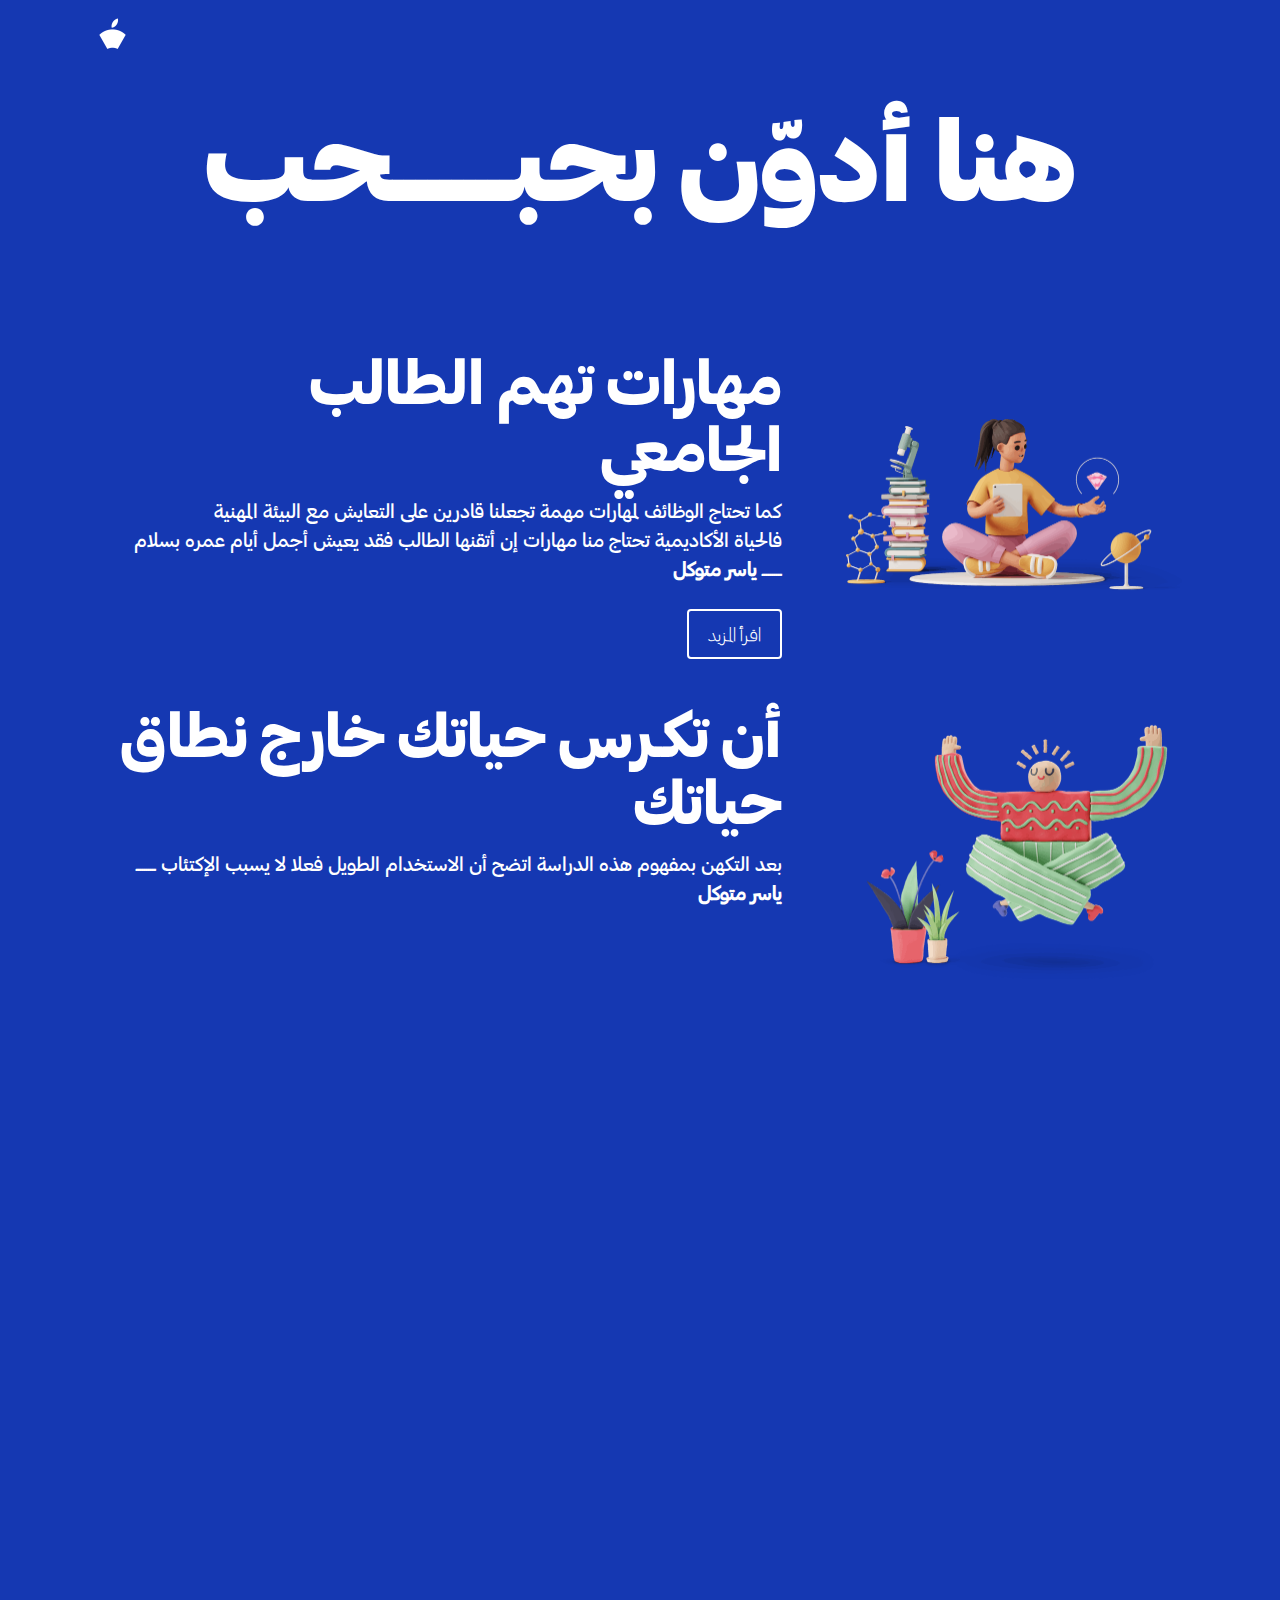
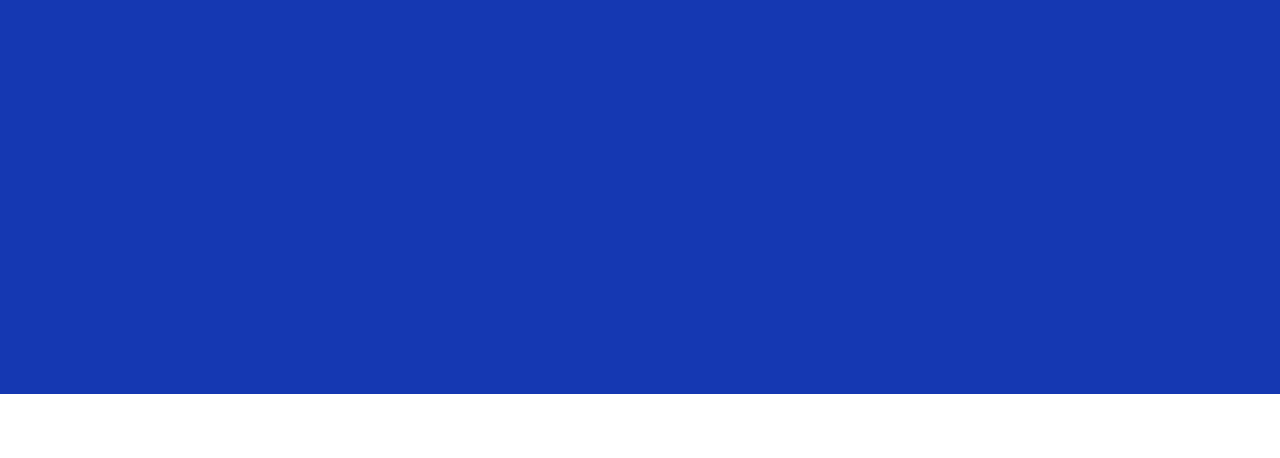
<file: index.html>
<!DOCTYPE html>
<html lang="ar"   >
<head>
  <!-- Site made with Mobirise Website Builder v5.6.5, https://mobirise.com -->
  <meta charset="UTF-8">
  <meta http-equiv="X-UA-Compatible" content="IE=edge">
  <meta name="generator" content="Mobirise v5.6.5, mobirise.com">
  <meta name="twitter:card" content="summary_large_image"/>
  <meta name="twitter:image:src" content="">
  <meta property="og:image" content="">
  <meta name="twitter:title" content="Home">
  <meta name="viewport" content="width=device-width, initial-scale=1, minimum-scale=1">
  <link rel="shortcut icon" href="assets/images/artboard-17-106x96.png" type="image/x-icon">
  <meta name="description" content="">
  
  
  <title>Home</title>
  <link rel="stylesheet" href="assets/bootstrap/css/bootstrap.min.css">
  <link rel="stylesheet" href="assets/bootstrap/css/bootstrap-grid.min.css">
  <link rel="stylesheet" href="assets/bootstrap/css/bootstrap-reboot.min.css">
  <link rel="stylesheet" href="assets/animatecss/animate.css">
  <link rel="stylesheet" href="assets/dropdown/css/style.css">
  <link rel="stylesheet" href="assets/socicon/css/styles.css">
  <link rel="stylesheet" href="assets/theme/css/style.css">
  <link href="assets/fonts/style.css" rel="stylesheet">
  <link rel="preload" as="style" href="assets/mobirise/css/mbr-additional.css"><link rel="stylesheet" href="assets/mobirise/css/mbr-additional.css" type="text/css">
  
  
  
  
</head>
<body>
  
  <section data-bs-version="5.1" class="menu menu3 cid-sVmAOAy62s" once="menu" id="menu3-10">
    
    <nav class="navbar navbar-dropdown navbar-expand-lg">
        <div class="container">
            <div class="navbar-brand">
                <span class="navbar-logo">
                    <a href="index.html">
                        <img src="assets/images/artboard-17-106x96.png" alt="MC logo" style="height: 3rem;">
                    </a>
                </span>
                
            </div>
            
            
        </div>
    </nav>
</section>

<section data-bs-version="5.1" class="share3 cid-sVlzIYAGS3" id="share3-a">
    
     
    
    

    <div class="container">
        <div class="media-container-row">
            <div class="col-12">
                <h3 class="mbr-section-title align-center mb-3 mbr-fonts-style display-1"><strong>هنا أدوّن بحبــــــــــحب</strong></h3>
                <div class="social-list align-center">
                   
                    
                        
                        
                        
                        
                        
                        
                        
                        
                        
                        
                </div>
            </div>
        </div>
    </div>
</section>

<section data-bs-version="5.1" class="header11 cid-sVmiCLF7lL" id="header11-q">

    

    

    <div class="container">
        <div class="row justify-content-center">
            <div class="col-12 col-md-4 image-wrapper">
                <img class="w-100" src="assets/images/casual-life-3d-meditation-crystal-696x355.png" alt="التخصصات الجامعية">
            </div>
            <div class="col-12 col-md">
                <div class="text-wrapper text-center">
                    <h1 class="mbr-section-title mbr-fonts-style mb-3 display-2">
                        <strong>مهارات تهم الطالب الجامعي</strong></h1>
                    <p class="mbr-text mbr-fonts-style display-7">كما تحتاج الوظائف لمهارات مهمة تجعلنا قادرين على التعايش مع البيئة المهنية
<br>فالحياة الأكاديمية تحتاج منا مهارات إن أتقنها الطالب فقد يعيش أجمل أيام عمره بسلام
<br>&nbsp;ــــــــــ <strong>ياسر متوكل</strong></p>
                    <div class="mbr-section-btn mt-3"><a class="btn btn-secondary-outline display-4" href="page1.html">اقرأ المزيد</a></div>
                </div>
            </div>
        </div>
    </div>
</section>

<section data-bs-version="5.1" class="header11 cid-sVmkhTI1t0" id="header11-s">

    

    

    <div class="container">
        <div class="row justify-content-center">
            <div class="col-12 col-md-4 image-wrapper">
                <img class="w-100" src="assets/images/3d-stripy-meditation-696x557.png" alt="إنسان الغابة والحضارة">
            </div>
            <div class="col-12 col-md">
                <div class="text-wrapper text-center">
                    <h1 class="mbr-section-title mbr-fonts-style mb-3 display-2"><strong>أن تكـرس حياتك خارج نطاق حياتك</strong></h1>
                    <p class="mbr-text mbr-fonts-style display-7">بعد التكهن بمفهوم هذه الدراسة اتضح أن الاستخدام الطويل فعلا لا يسبب الإكتئاب ــــــــــ <strong>ياسر متوكل</strong><br></p>
                    <div class="mbr-section-btn mt-3"><a class="btn btn-secondary-outline display-4" href="page5.html#top">اقرأ المزيد</a></div>
                </div>
            </div>
        </div>
    </div>
</section>

<section data-bs-version="5.1" class="header11 cid-sVmksiiIme" id="header11-t">

    

    

    <div class="container">
        <div class="row justify-content-center">
            <div class="col-12 col-md-4 image-wrapper">
                <img class="w-100" src="assets/images/3d-flame-210-696x637.png" alt="مذكرات إنسان بدائي معاصر نوعا ما">
            </div>
            <div class="col-12 col-md">
                <div class="text-wrapper text-center">
                    <h1 class="mbr-section-title mbr-fonts-style mb-3 display-2">
                        <strong>مذكرات إنسان بدائي معاصر نوعا ما</strong></h1>
                    <p class="mbr-text mbr-fonts-style display-7">يتداول ذلك الإنسان تلك المهام اليومية بشكل اعتيادي معلِّقاً : حاضر سيدي. ثم يتحول الى شيء غير مسبوق ــــــــــ <strong>ياسر متوكل</strong><br></p>
                    <div class="mbr-section-btn mt-3"><a class="btn btn-secondary-outline display-4" href="page3.html">اقرأ المزيد</a></div>
                </div>
            </div>
        </div>
    </div>
</section>

<section data-bs-version="5.1" class="testimonials1 cid-tyAO0CpwxE" id="testimonials1-1e">
    

    
    <div class="container">
        
        <div class="row align-items-center">
            <div class="col-12 col-md-6">
                <div class="image-wrapper">
                    <img src="assets/images/img-5902-1256x837.jpg" alt="">
                </div>
            </div>
            <div class="col-12 col-md">
                <div class="text-wrapper">
                    <p class="mbr-text mbr-fonts-style mb-4 display-2">🍉ياسر متوكل</p>
                    <p class="name mbr-fonts-style mb-1 display-7">(&nbsp;<em><strong><a href="https://www.instagram.com/yasser_mutwakil/" class="text-primary" target="_blank">انستغرام</a>&nbsp;</strong></em>) مصمم، كاتب، متحدث</p>
                    <p class="position mbr-fonts-style display-4">سنفور بروليتاري منطقي كادح صباحاً، انسان إبداعي منشكح مساءً. يقتات البطيخ ويقطن في علب الكورنفلكس ويتكاثر بالتبرعم أو الضحك حسب المناخ. يهوى الركض وفتح معلبات الأناناس ويجوب المجرة بحثاً عن الحبحب<br>يعمل بدوام جزئي بعد منتصف الليل بتوقيت زحل بدلاً عن باتمان<br>يعاني من متلازمة الملوخية<br>يهتم بنقل العلم النافع ونشر الترهات الساخرة التي تحسن الكون<br><strong><br></strong><br><strong>&lt;&nbsp; الإبداع \ الأعمال \ تجربة العميل \ التنمية البشرية \ الفلسفة \ التسويق والاتصال&nbsp; &gt;</strong><strong><br></strong></p>
                </div>
            </div>
        </div>
    </div>
</section><section class="display-7" style="padding: 0;align-items: center;justify-content: center;flex-wrap: wrap;    align-content: center;display: flex;position: relative;height: 4rem;"><a href="https://mobiri.se/2748079" style="flex: 1 1;height: 4rem;position: absolute;width: 100%;z-index: 1;"><img alt="" style="height: 4rem;" src="[data-uri]"></a><p style="margin: 0;text-align: center;" class="display-7">Made with &#8204;</p><a style="z-index:1" href="https://mobirise.com/drag-drop-website-builder.html">Drag and Drop Website Builder</a></section><script src="assets/bootstrap/js/bootstrap.bundle.min.js"></script>  <script src="assets/smoothscroll/smooth-scroll.js"></script>  <script src="assets/ytplayer/index.js"></script>  <script src="assets/dropdown/js/navbar-dropdown.js"></script>  <script src="assets/theme/js/script.js"></script>  
  
  
  <input name="animation" type="hidden">
  </body>
</html>
</file>
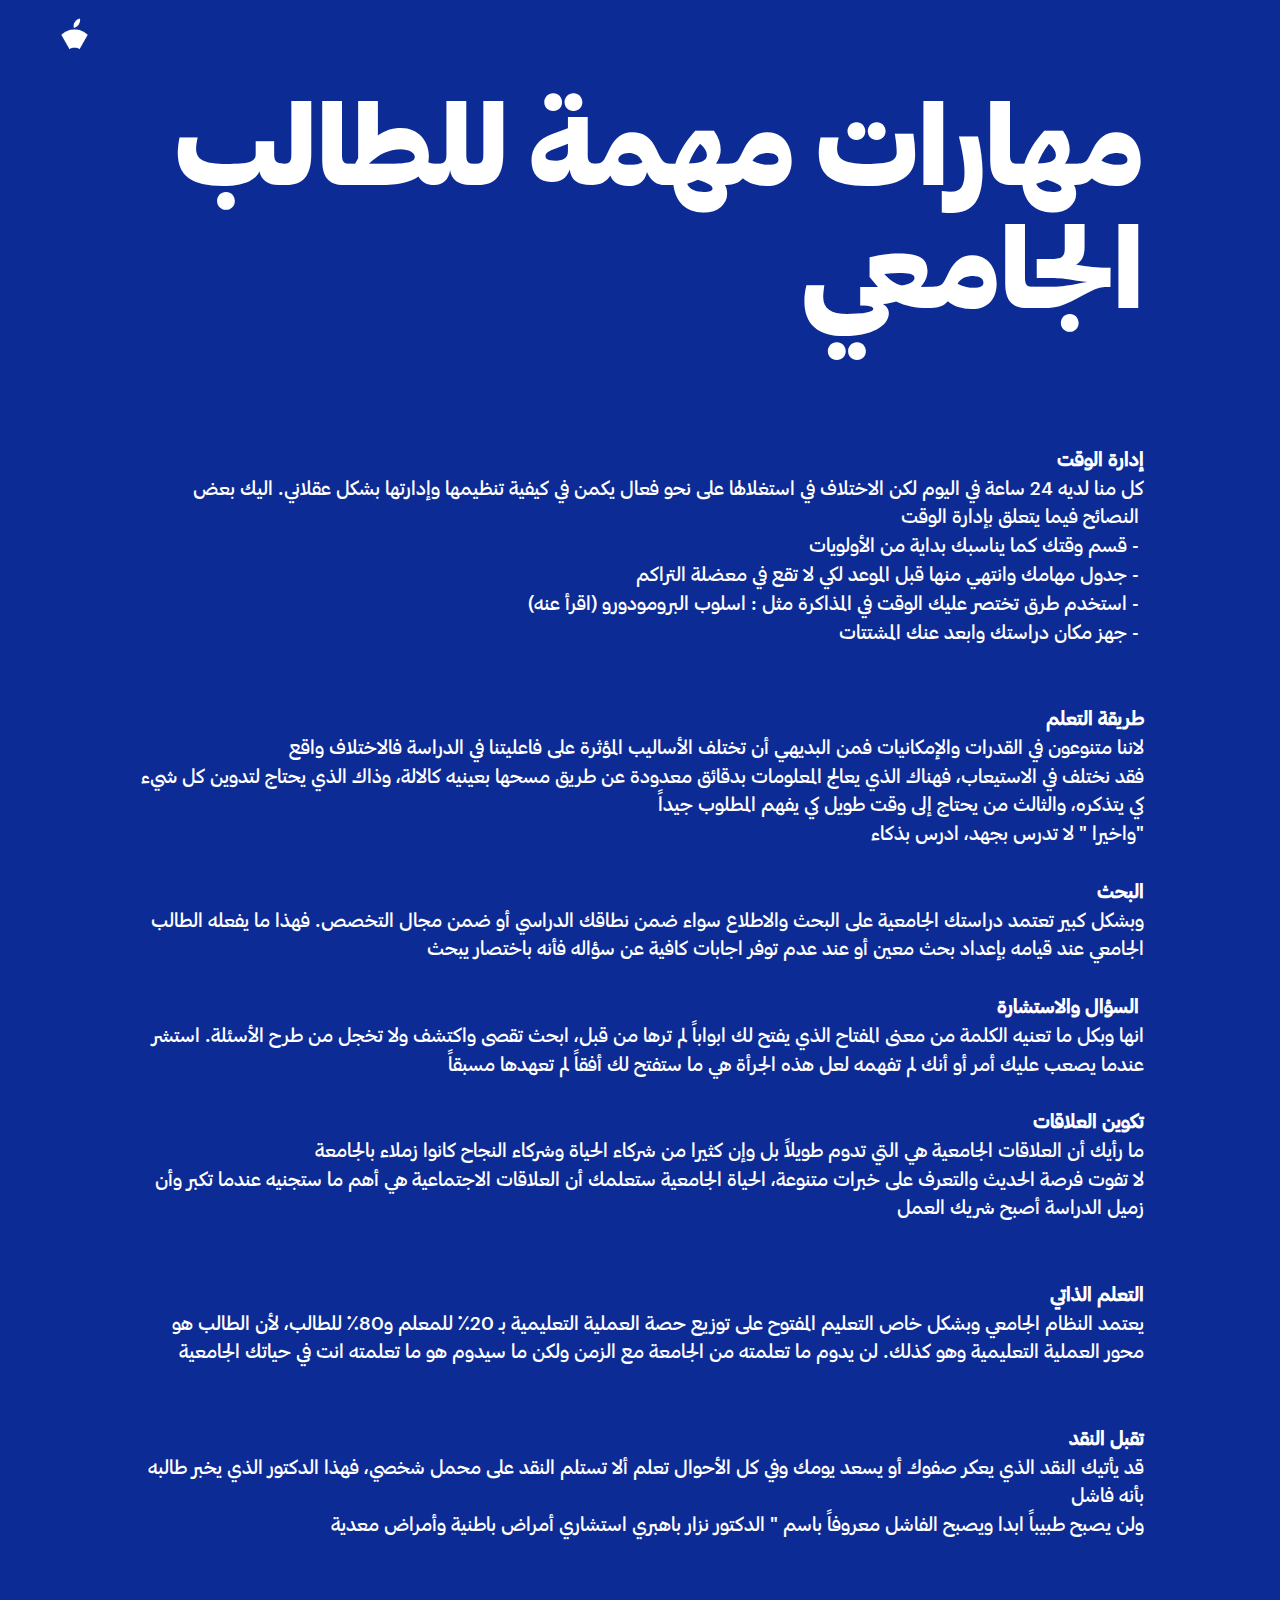
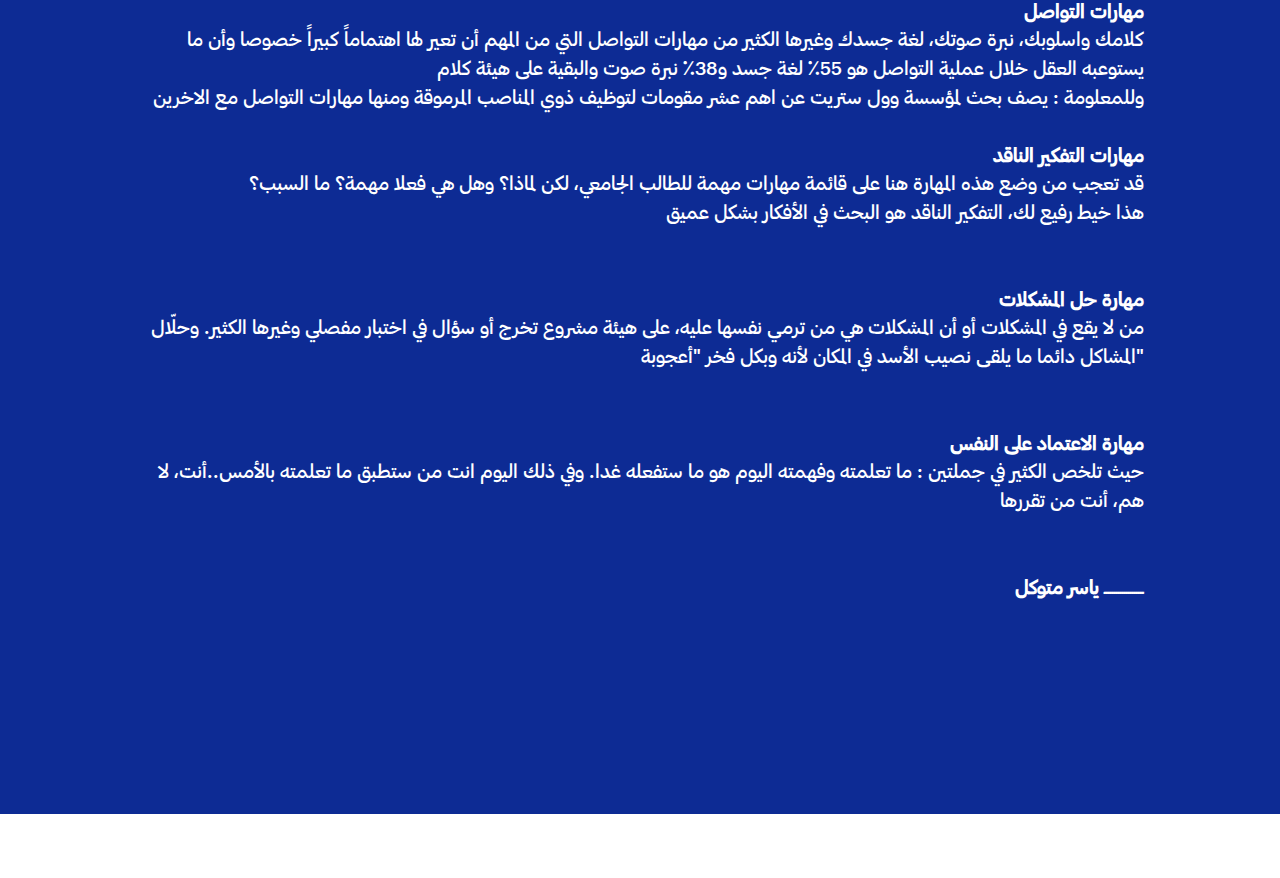
<file: page1.html>
<!DOCTYPE html>
<html lang="ar"   >
<head>
  <!-- Site made with Mobirise Website Builder v5.6.5, https://mobirise.com -->
  <meta charset="UTF-8">
  <meta http-equiv="X-UA-Compatible" content="IE=edge">
  <meta name="generator" content="Mobirise v5.6.5, mobirise.com">
  <meta name="twitter:card" content="summary_large_image"/>
  <meta name="twitter:image:src" content="assets/images/page1-meta.png">
  <meta property="og:image" content="assets/images/page1-meta.png">
  <meta name="twitter:title" content="مهارات مهمة للطالب الجامعي | ياسر متوكل">
  <meta name="viewport" content="width=device-width, initial-scale=1, minimum-scale=1">
  <link rel="shortcut icon" href="assets/images/artboard-17-106x96.png" type="image/x-icon">
  <meta name="description" content="">
  
  
  <title>مهارات مهمة للطالب الجامعي | ياسر متوكل</title>
  <link rel="stylesheet" href="assets/web/assets/mobirise-icons2/mobirise2.css">
  <link rel="stylesheet" href="assets/bootstrap/css/bootstrap.min.css">
  <link rel="stylesheet" href="assets/bootstrap/css/bootstrap-grid.min.css">
  <link rel="stylesheet" href="assets/bootstrap/css/bootstrap-reboot.min.css">
  <link rel="stylesheet" href="assets/animatecss/animate.css">
  <link rel="stylesheet" href="assets/dropdown/css/style.css">
  <link rel="stylesheet" href="assets/socicon/css/styles.css">
  <link rel="stylesheet" href="assets/theme/css/style.css">
  <link href="assets/fonts/style.css" rel="stylesheet">
  <link rel="preload" as="style" href="assets/mobirise/css/mbr-additional.css"><link rel="stylesheet" href="assets/mobirise/css/mbr-additional.css" type="text/css">
  
  
  
  
</head>
<body>
  
  <section data-bs-version="5.1" class="menu menu2 cid-sVmgaCkWzY" once="menu" id="menu2-p">
    
    <nav class="navbar navbar-dropdown collapsed">
        <div class="container-fluid">
            <div class="navbar-brand">
                <span class="navbar-logo">
                    <a href="index.html">
                        <img src="assets/images/artboard-17-83x75.png" alt="MC" style="height: 3rem;">
                    </a>
                </span>
                
            </div>
            
            
        </div>
    </nav>
</section>

<section data-bs-version="5.1" class="content5 cid-sVlG0U7jHV" id="content5-d">
    
    <div class="container-fluid">
        <div class="row justify-content-center">
            <div class="col-md-12 col-lg-10">
                
                <h4 class="mbr-section-subtitle mbr-fonts-style mb-4 display-1"><strong>
                    مهارات مهمة للطالب الجامعي</strong></h4>
                <p class="mbr-text mbr-fonts-style display-7"><br>
<br><br><strong>إدارة الوقت <br></strong>كل منا لديه 24 ساعة في اليوم لكن الاختلاف في استغلالها على نحو فعال يكمن في كيفية تنظيمها وإدارتها بشكل عقلاني. اليك بعض النصائح فيما يتعلق بإدارة الوقت&nbsp;<br>قسم وقتك كما يناسبك بداية من الأولويات -&nbsp;<br>&nbsp;جدول مهامك وانتهي منها قبل الموعد لكي لا تقع في معضلة التراكم -&nbsp;<br>استخدم طرق تختصر عليك الوقت في المذاكرة مثل : اسلوب البرومودورو (اقرأ عنه) -&nbsp;<br>جهز مكان دراستك وابعد عنك المشتتات -&nbsp;<br><br>
<br><strong>&nbsp;طريقة التعلم<br></strong>لاننا متنوعون في القدرات والإمكانيات فمن البديهي أن تختلف الأساليب المؤثرة على فاعليتنا في الدراسة فالاختلاف واقع<br>فقد نختلف في الاستيعاب، فهناك الذي يعالج المعلومات بدقائق معدودة عن طريق مسحها بعينيه كالالة، وذاك الذي يحتاج لتدوين كل شيء كي يتذكره، والثالث من يحتاج إلى وقت طويل كي يفهم المطلوب جيداً<br>واخيرا " لا تدرس بجهد، ادرس بذكاء"
<br>
<br>&nbsp;<strong>البحث</strong><br>وبشكل كبير تعتمد دراستك الجامعية على البحث والاطلاع سواء ضمن نطاقك الدراسي أو ضمن مجال التخصص. فهذا ما يفعله الطالب الجامعي عند قيامه بإعداد بحث معين أو عند عدم توفر اجابات كافية عن سؤاله فأنه باختصار يبحث<br>
<br><strong>&nbsp;السؤال والاستشارة&nbsp;<br></strong>انها وبكل ما تعنيه الكلمة من معنى المفتاح الذي يفتح لك ابواباً لم ترها من قبل، ابحث تقصى واكتشف ولا تخجل من طرح الأسئلة. استشر عندما يصعب عليك أمر أو أنك لم تفهمه لعل هذه الجرأة هي ما ستفتح لك أفقاً لم تعهدها مسبقاً<br>
<br><strong>&nbsp;تكوين العلاقات<br></strong>ما رأيك أن العلاقات الجامعية هي التي تدوم طويلاً بل وإن كثيرا من شركاء الحياة وشركاء النجاح كانوا زملاء بالجامعة<br>&nbsp;لا تفوت فرصة الحديث والتعرف على خبرات متنوعة، الحياة الجامعية ستعلمك أن العلاقات الاجتماعية هي أهم ما ستجنيه عندما تكبر وأن زميل الدراسة أصبح شريك العمل<br>
<br>
<br><strong>التعلم الذاتي<br></strong>يعتمد النظام الجامعي وبشكل خاص التعليم المفتوح على توزيع حصة العملية التعليمية بـ 20٪ للمعلم و80٪ للطالب، لأن الطالب هو محور العملية التعليمية وهو كذلك. لن يدوم ما تعلمته من الجامعة مع الزمن ولكن ما سيدوم هو ما تعلمته انت في حياتك الجامعية<br>
<br>
<br><strong>تقبل النقد<br></strong>قد يأتيك النقد الذي يعكر صفوك أو يسعد يومك وفي كل الأحوال تعلم ألا تستلم النقد على محمل شخصي، فهذا الدكتور الذي يخبر طالبه بأنه فاشل <br>&nbsp;ولن يصبح طبيباً ابدا ويصبح الفاشل معروفاً باسم " الدكتور نزار باهبري استشاري أمراض باطنية وأمراض معدية<br>&nbsp;<br><br><strong>مهارات التواصل<br></strong>كلامك واسلوبك، نبرة صوتك، لغة جسدك وغيرها الكثير من مهارات التواصل التي من المهم أن تعير لها اهتماماً كبيراً خصوصا وأن ما يستوعبه العقل خلال عملية التواصل هو 55٪ لغة جسد و38٪ نبرة صوت والبقية على هيئة كلام<br>وللمعلومة : يصف بحث لمؤسسة وول ستريت عن اهم عشر مقومات لتوظيف ذوي المناصب المرموقة ومنها مهارات التواصل مع الاخرين<br>
<br><strong>مهارات التفكير الناقد<br></strong>قد تعجب من وضع هذه المهارة هنا على قائمة مهارات مهمة للطالب الجامعي، لكن لماذا؟ وهل هي فعلا مهمة؟ ما السبب؟
<br>هذا خيط رفيع لك، التفكير الناقد هو البحث في الأفكار بشكل عميق<br>
<br>
<br><strong>مهارة حل المشكلات<br></strong>من لا يقع في المشكلات أو أن المشكلات هي من ترمي نفسها عليه، على هيئة مشروع تخرج أو سؤال في اختبار مفصلي وغيرها الكثير. وحلّال المشاكل دائما ما يلقى نصيب الأسد في المكان لأنه وبكل فخر "أعجوبة"<br>
<br>
<br><strong>&nbsp;مهارة الاعتماد على النفس </strong><br>حيث تلخص الكثير في جملتين : ما تعلمته وفهمته اليوم هو ما ستفعله غدا. وفي ذلك اليوم انت من ستطبق ما تعلمته بالأمس..أنت، لا هم، أنت من تقررها<br><br><br>ــــــــــــــــــــ <strong>ياسر متوكل</strong></p>
            </div>
        </div>
    </div>
</section>

<section data-bs-version="5.1" class="content12 cid-sVlG1JF0tN" id="content12-e">
    
    <div class="container-fluid">
        <div class="row justify-content-center">
            <div class="col-md-12 col-lg-10">
                <div class="mbr-section-btn align-center"><a class="btn btn-secondary-outline display-4" href="page6.html"><span class="mobi-mbri mobi-mbri-arrow-prev mbr-iconfont mbr-iconfont-btn"></span>السابق</a>
                      <a class="btn btn-success-outline display-4" href="page7.html"><span class="mobi-mbri mobi-mbri-arrow-next mbr-iconfont mbr-iconfont-btn"></span>التالي</a></div>
            </div>
        </div>
    </div>
</section><section class="display-7" style="padding: 0;align-items: center;justify-content: center;flex-wrap: wrap;    align-content: center;display: flex;position: relative;height: 4rem;"><a href="https://mobiri.se/2748079" style="flex: 1 1;height: 4rem;position: absolute;width: 100%;z-index: 1;"><img alt="" style="height: 4rem;" src="[data-uri]"></a><p style="margin: 0;text-align: center;" class="display-7">Made with  &#8204;</p><a style="z-index:1" href="https://mobirise.com/builder/html-code-generator.html">HTML Code Generator</a></section><script src="assets/bootstrap/js/bootstrap.bundle.min.js"></script>  <script src="assets/smoothscroll/smooth-scroll.js"></script>  <script src="assets/ytplayer/index.js"></script>  <script src="assets/dropdown/js/navbar-dropdown.js"></script>  <script src="assets/theme/js/script.js"></script>  
  
  
  <input name="animation" type="hidden">
  </body>
</html>
</file>
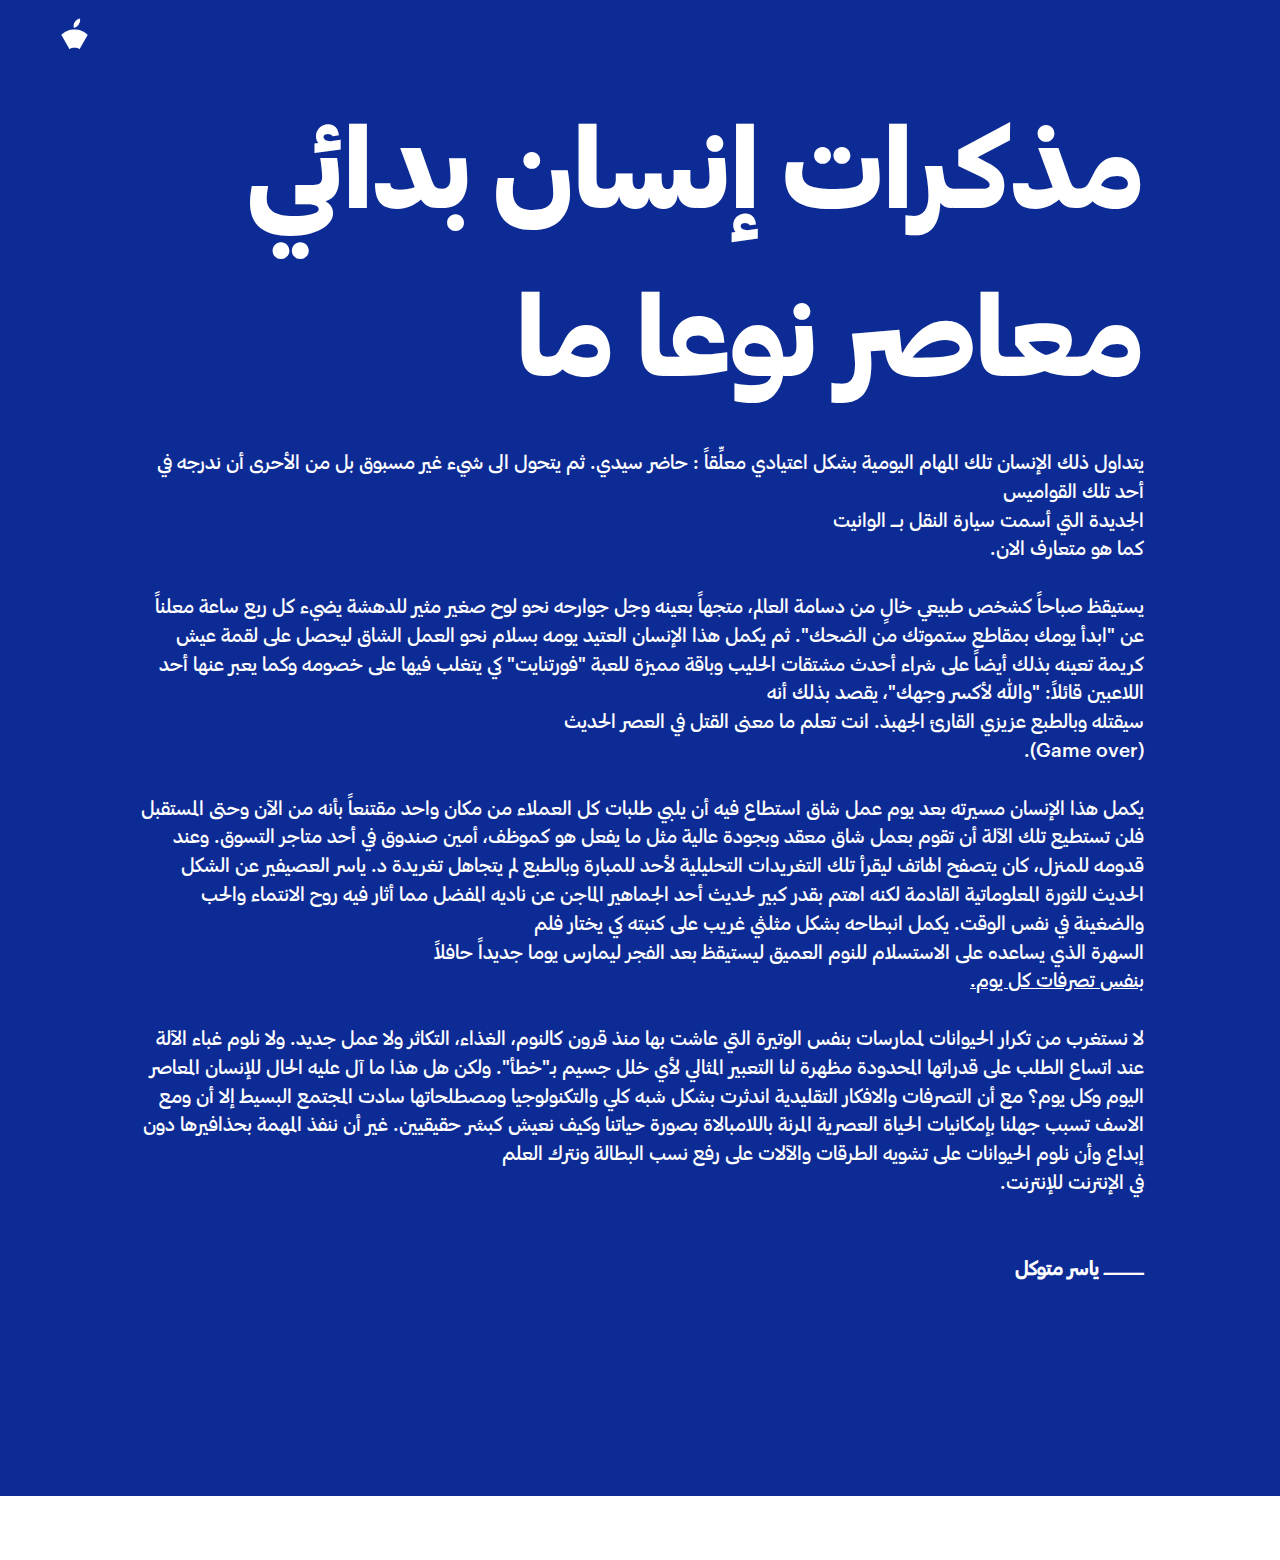
<file: page3.html>
<!DOCTYPE html>
<html lang="ar"   >
<head>
  <!-- Site made with Mobirise Website Builder v5.6.5, https://mobirise.com -->
  <meta charset="UTF-8">
  <meta http-equiv="X-UA-Compatible" content="IE=edge">
  <meta name="generator" content="Mobirise v5.6.5, mobirise.com">
  <meta name="twitter:card" content="summary_large_image"/>
  <meta name="twitter:image:src" content="assets/images/page3-meta.png">
  <meta property="og:image" content="assets/images/page3-meta.png">
  <meta name="twitter:title" content=" مذكرات إنسان بدائي معاصر نوعا ما | ياسر متوكل">
  <meta name="viewport" content="width=device-width, initial-scale=1, minimum-scale=1">
  <link rel="shortcut icon" href="assets/images/artboard-17-106x96.png" type="image/x-icon">
  <meta name="description" content="">
  
  
  <title> مذكرات إنسان بدائي معاصر نوعا ما | ياسر متوكل</title>
  <link rel="stylesheet" href="assets/web/assets/mobirise-icons2/mobirise2.css">
  <link rel="stylesheet" href="assets/bootstrap/css/bootstrap.min.css">
  <link rel="stylesheet" href="assets/bootstrap/css/bootstrap-grid.min.css">
  <link rel="stylesheet" href="assets/bootstrap/css/bootstrap-reboot.min.css">
  <link rel="stylesheet" href="assets/animatecss/animate.css">
  <link rel="stylesheet" href="assets/dropdown/css/style.css">
  <link rel="stylesheet" href="assets/socicon/css/styles.css">
  <link rel="stylesheet" href="assets/theme/css/style.css">
  <link href="assets/fonts/style.css" rel="stylesheet">
  <link rel="preload" as="style" href="assets/mobirise/css/mbr-additional.css"><link rel="stylesheet" href="assets/mobirise/css/mbr-additional.css" type="text/css">
  
  
  
  
</head>
<body>
  
  <section data-bs-version="5.1" class="menu menu2 cid-sVmgaCkWzY" once="menu" id="menu2-p">
    
    <nav class="navbar navbar-dropdown collapsed">
        <div class="container-fluid">
            <div class="navbar-brand">
                <span class="navbar-logo">
                    <a href="index.html">
                        <img src="assets/images/artboard-17-83x75.png" alt="MC" style="height: 3rem;">
                    </a>
                </span>
                
            </div>
            
            
        </div>
    </nav>
</section>

<section data-bs-version="5.1" class="content5 cid-sVm6HOEdp6" id="content5-j">
    
    <div class="container-fluid">
        <div class="row justify-content-center">
            <div class="col-md-12 col-lg-10">
                
                <h4 class="mbr-section-subtitle mbr-fonts-style mb-4 display-5"><strong>مذكرات إنسان بدائي معاصر نوعا ما</strong></h4>
                <p class="mbr-text mbr-fonts-style display-7">يتداول ذلك الإنسان تلك المهام اليومية بشكل اعتيادي معلِّقاً&nbsp;: حاضر سيدي. ثم يتحول الى شيء غير مسبوق بل من الأحرى أن ندرجه في أحد تلك القواميس<br>الجديدة التي أسمت سيارة النقل بــــ الوانيت <br>.كما هو متعارف الان<br><br>يستيقظ صباحاً كشخص طبيعي خالٍ من دسامة العالم، متجهاً بعينه وجل جوارحه نحو لوح صغير مثير للدهشة يضيء كل ربع ساعة معلناً عن "ابدأ يومك بمقاطع ستموتك من الضحك". ثم يكمل هذا الإنسان العتيد يومه بسلام نحو العمل الشاق ليحصل على لقمة عيش كريمة تعينه بذلك أيضاً على شراء أحدث مشتقات الحليب وباقة مميزة للعبة "فورتنايت" كي يتغلب فيها على خصومه وكما يعبر عنها أحد اللاعبين قائلاً: "والله لأكسر وجهك"، يقصد بذلك أنه<br>سيقتله&nbsp;وبالطبع عزيزي القارئ الجهبذ. انت تعلم ما معنى القتل في العصر الحديث<br>.(Game over)<br><br>يكمل هذا الإنسان مسيرته بعد يوم عمل شاق استطاع فيه أن يلبي طلبات كل العملاء من مكان واحد مقتنعاً بأنه من الآن وحتى المستقبل فلن تستطيع تلك الآلة أن تقوم بعمل شاق معقد وبجودة عالية مثل ما يفعل هو كموظف، أمين صندوق في أحد متاجر التسوق. وعند قدومه للمنزل، كان يتصفح الهاتف ليقرأ تلك التغريدات التحليلية لأحد للمبارة وبالطبع لم يتجاهل تغريدة د. ياسر العصيفير عن الشكل الحديث للثورة المعلوماتية القادمة لكنه اهتم بقدر كبير لحديث أحد الجماهير الماجن عن ناديه المفضل مما أثار فيه روح الانتماء والحب والضغينة في نفس الوقت. يكمل انبطاحه بشكل مثلثي غريب على كنبته كي يختار فلم<br>السهرة الذي يساعده على الاستسلام للنوم العميق ليستيقظ بعد الفجر ليمارس يوما جديداً حافلاً <br><u>.بنفس تصرفات كل يوم</u> <br><br>لا نستغرب من تكرار الحيوانات لممارسات بنفس الوتيرة التي عاشت بها منذ قرون كالنوم، الغذاء، التكاثر ولا عمل جديد. ولا نلوم غباء الآلة عند اتساع الطلب على قدراتها المحدودة مظهرة لنا التعبير المثالي لأي خلل جسيم بـ"خطأ". ولكن هل هذا ما آل عليه الحال للإنسان المعاصر اليوم وكل يوم؟ مع أن التصرفات والافكار التقليدية اندثرت بشكل شبه كلي والتكنولوجيا ومصطلحاتها سادت المجتمع البسيط إلا أن ومع الاسف تسبب جهلنا بإمكانيات الحياة العصرية المرنة باللامبالاة بصورة حياتنا وكيف نعيش كبشر حقيقيين. غير أن ننفذ المهمة بحذافيرها دون إبداع وأن نلوم الحيوانات على تشويه الطرقات والآلات على رفع نسب البطالة ونترك العلم <br>.في الإنترنت للإنترنت<br><br><br>ــــــــــــــــــــ <strong>ياسر متوكل</strong></p><u><u>
            </u></u></div><u><u>
        </u></u></div><u><u>
    </u></u></div><u><u>
</u></u></section>

<section data-bs-version="5.1" class="content12 cid-sVm6I5KACF" id="content12-k">
    
    <div class="container-fluid">
        <div class="row justify-content-center">
            <div class="col-md-12 col-lg-10">
                <div class="mbr-section-btn align-center"><a class="btn btn-secondary-outline display-4" href="page1.html"><span class="mobi-mbri mobi-mbri-arrow-prev mbr-iconfont mbr-iconfont-btn"></span>السابق</a>
                       <a class="btn btn-success-outline display-4" href="page4.html"><span class="mobi-mbri mobi-mbri-arrow-next mbr-iconfont mbr-iconfont-btn"></span>التالي</a></div>
            </div>
        </div>
    </div>
</section><section class="display-7" style="padding: 0;align-items: center;justify-content: center;flex-wrap: wrap;    align-content: center;display: flex;position: relative;height: 4rem;"><a href="https://mobiri.se/2748079" style="flex: 1 1;height: 4rem;position: absolute;width: 100%;z-index: 1;"><img alt="" style="height: 4rem;" src="[data-uri]"></a><p style="margin: 0;text-align: center;" class="display-7">Built with &#8204;</p><a style="z-index:1" href="https://mobirise.com/builder/landing-page-builder.html">Landing Page Builder</a></section><script src="assets/bootstrap/js/bootstrap.bundle.min.js"></script>  <script src="assets/smoothscroll/smooth-scroll.js"></script>  <script src="assets/ytplayer/index.js"></script>  <script src="assets/dropdown/js/navbar-dropdown.js"></script>  <script src="assets/theme/js/script.js"></script>  
  
  
  <input name="animation" type="hidden">
  </body>
</html>
</file>
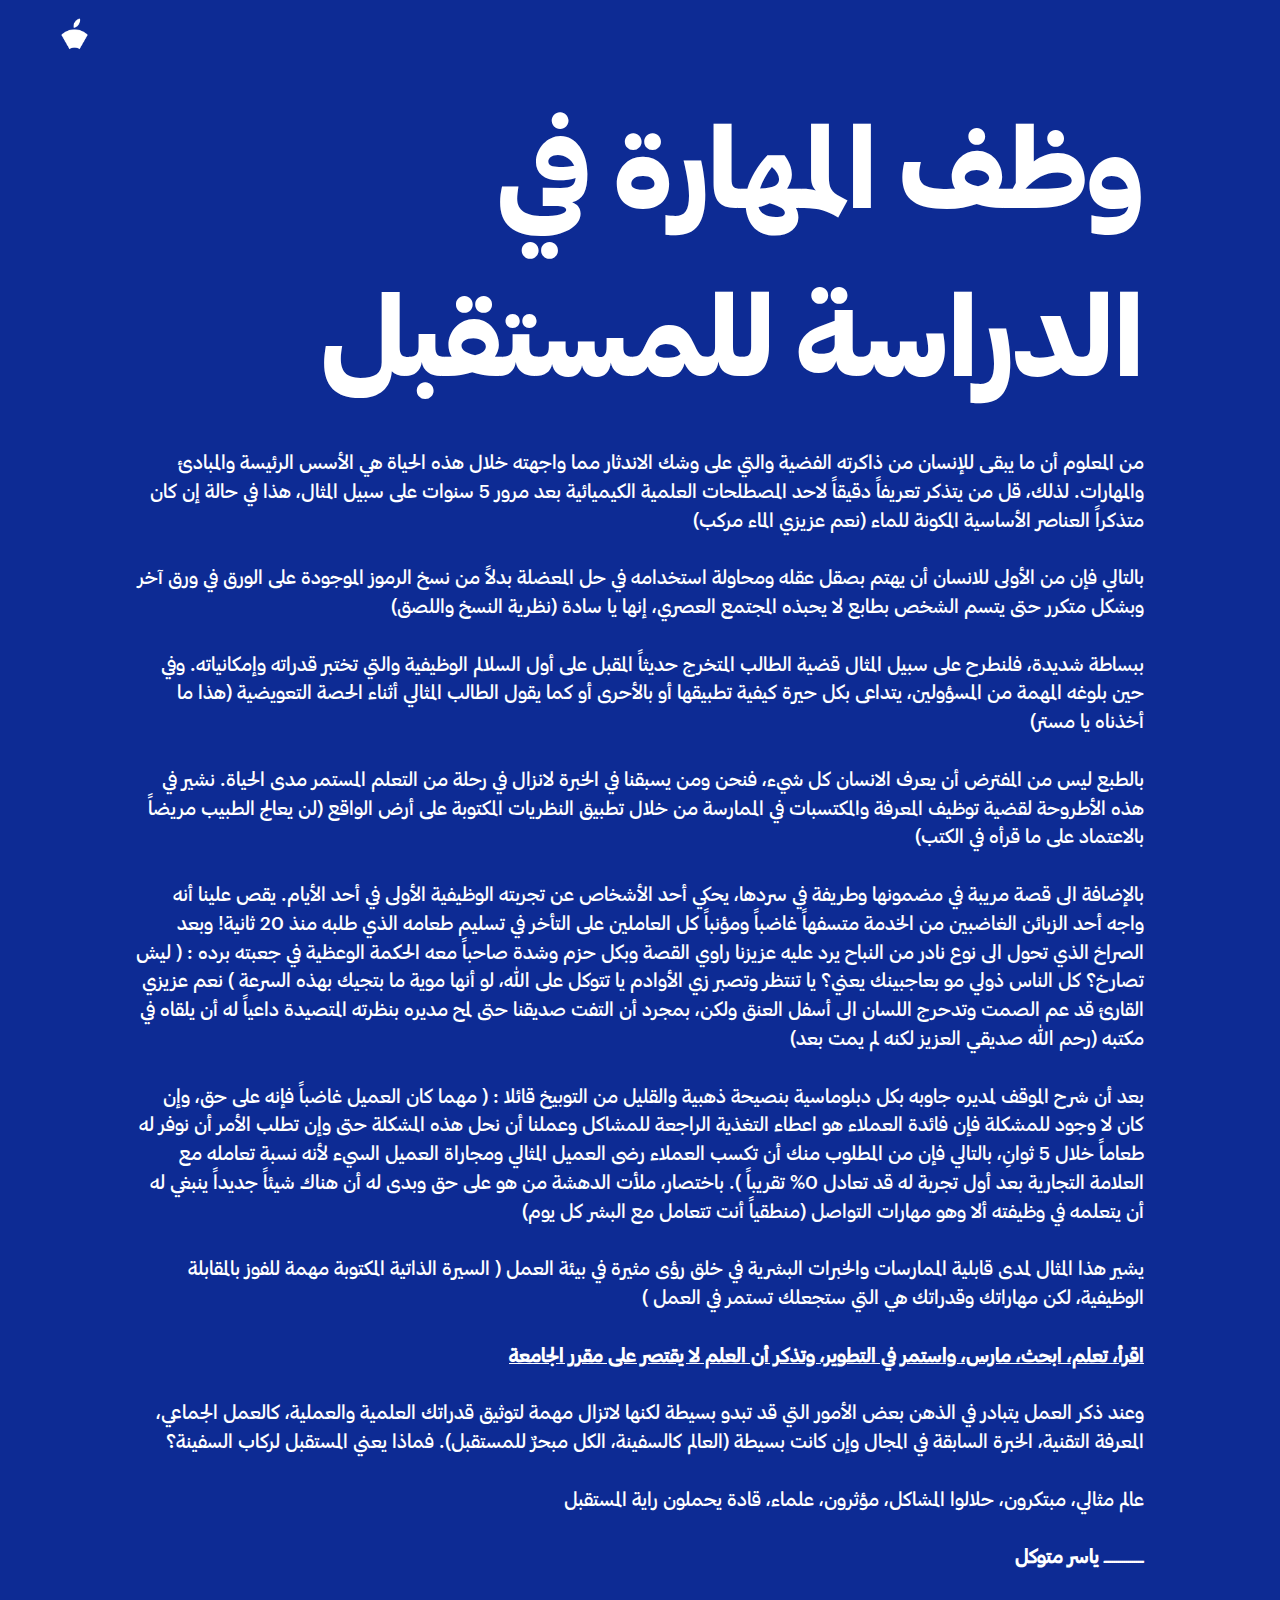
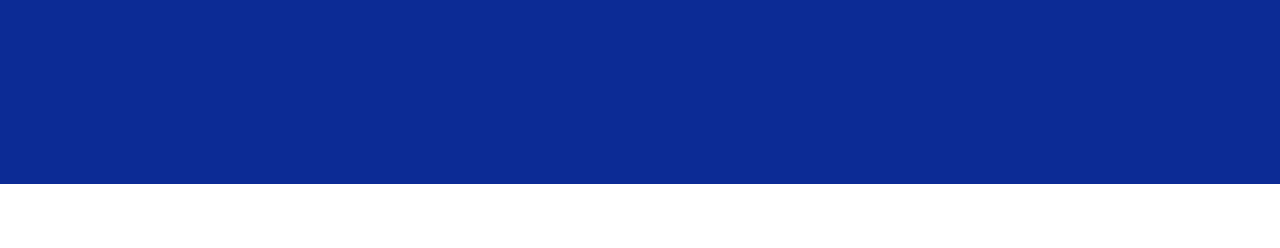
<file: page4.html>
<!DOCTYPE html>
<html lang="ar"   >
<head>
  <!-- Site made with Mobirise Website Builder v5.6.5, https://mobirise.com -->
  <meta charset="UTF-8">
  <meta http-equiv="X-UA-Compatible" content="IE=edge">
  <meta name="generator" content="Mobirise v5.6.5, mobirise.com">
  <meta name="twitter:card" content="summary_large_image"/>
  <meta name="twitter:image:src" content="assets/images/page4-meta.png">
  <meta property="og:image" content="assets/images/page4-meta.png">
  <meta name="twitter:title" content="وظف المهارات في الدراسة للمستقبل | ياسر متوكل">
  <meta name="viewport" content="width=device-width, initial-scale=1, minimum-scale=1">
  <link rel="shortcut icon" href="assets/images/artboard-17-106x96.png" type="image/x-icon">
  <meta name="description" content="">
  
  
  <title>وظف المهارات في الدراسة للمستقبل | ياسر متوكل</title>
  <link rel="stylesheet" href="assets/web/assets/mobirise-icons2/mobirise2.css">
  <link rel="stylesheet" href="assets/bootstrap/css/bootstrap.min.css">
  <link rel="stylesheet" href="assets/bootstrap/css/bootstrap-grid.min.css">
  <link rel="stylesheet" href="assets/bootstrap/css/bootstrap-reboot.min.css">
  <link rel="stylesheet" href="assets/animatecss/animate.css">
  <link rel="stylesheet" href="assets/dropdown/css/style.css">
  <link rel="stylesheet" href="assets/socicon/css/styles.css">
  <link rel="stylesheet" href="assets/theme/css/style.css">
  <link href="assets/fonts/style.css" rel="stylesheet">
  <link rel="preload" as="style" href="assets/mobirise/css/mbr-additional.css"><link rel="stylesheet" href="assets/mobirise/css/mbr-additional.css" type="text/css">
  
  
  
  
</head>
<body>
  
  <section data-bs-version="5.1" class="menu menu2 cid-t2XxB9bebW" once="menu" id="menu2-11">
    
    <nav class="navbar navbar-dropdown collapsed">
        <div class="container-fluid">
            <div class="navbar-brand">
                <span class="navbar-logo">
                    <a href="index.html">
                        <img src="assets/images/artboard-17-83x75.png" alt="MC" style="height: 3rem;">
                    </a>
                </span>
                
            </div>
            
            
        </div>
    </nav>
</section>

<section data-bs-version="5.1" class="content5 cid-t2XxB9FEk2" id="content5-12">
    
    <div class="container-fluid">
        <div class="row justify-content-center">
            <div class="col-md-12 col-lg-10">
                
                <h4 class="mbr-section-subtitle mbr-fonts-style mb-4 display-5"><strong>وظف المهارة في الدراسة للمستقبل</strong><strong><br></strong></h4>
                <p class="mbr-text mbr-fonts-style display-7">&nbsp;من المعلوم أن ما يبقى للإنسان من ذاكرته الفضية والتي على وشك الاندثار مما واجهته خلال هذه الحياة هي الأسس الرئيسة والمبادئ والمهارات. لذلك، قل من يتذكر تعريفاً دقيقاً لاحد المصطلحات العلمية الكيميائية بعد مرور 5 سنوات على سبيل المثال، هذا في حالة إن كان متذكراً العناصر الأساسية المكونة للماء (نعم عزيزي الماء مركب)<br><br>بالتالي فإن من الأولى للانسان أن يهتم بصقل عقله ومحاولة استخدامه في حل المعضلة بدلاً من نسخ الرموز الموجودة على الورق في ورق آخر <br>&nbsp;وبشكل متكرر حتى يتسم الشخص بطابع لا يحبذه المجتمع العصري، إنها يا سادة (نظرية النسخ واللصق)<br><br>ببساطة شديدة، فلنطرح على سبيل المثال قضية الطالب المتخرج حديثاً المقبل على أول السلالم الوظيفية والتي تختبر قدراته وإمكانياته. وفي حين بلوغه المهمة من المسؤولين، يتداعى بكل حيرة كيفية تطبيقها أو بالأحرى أو كما يقول الطالب المثالي أثناء الحصة التعويضية (هذا ما أخذناه يا مستر)<br><br>بالطبع ليس من المفترض أن يعرف الانسان كل شيء، فنحن ومن يسبقنا في الخبرة لانزال في رحلة من التعلم المستمر مدى الحياة. نشير في هذه الأطروحة لقضية توظيف المعرفة والمكتسبات في الممارسة من خلال تطبيق النظريات المكتوبة على أرض الواقع (لن يعالج الطبيب مريضاً بالاعتماد على ما قرأه في الكتب)<br><br>بالإضافة الى قصة مريبة في مضمونها وطريفة في سردها، يحكي أحد الأشخاص عن تجربته الوظيفية الأولى في أحد الأيام. يقص علينا أنه واجه أحد الزبائن الغاضبين من الخدمة متسفهاً غاضباً ومؤنباً كل العاملين على التأخر في تسليم طعامه الذي طلبه منذ 20 ثانية! وبعد الصراخ الذي تحول الى نوع نادر من النباح يرد عليه عزيزنا راوي القصة وبكل حزم وشدة صاحباً معه الحكمة الوعظية في جعبته برده : ( ليش تصارخ؟ كل الناس ذولي مو بعاجبينك يعني؟ يا تنتظر وتصبر زي الأوادم يا تتوكل على الله، لو أنها موية ما بتجيك بهذه السرعة ) نعم عزيزي القارئ قد عم الصمت وتدحرج اللسان الى أسفل العنق ولكن، بمجرد أن التفت صديقنا حتى لمح مديره بنظرته المتصيدة داعياً له أن يلقاه في مكتبه (رحم الله صديقي العزيز لكنه لم يمت بعد)<br><br>بعد أن شرح الموقف لمديره جاوبه بكل دبلوماسية بنصيحة ذهبية والقليل من التوبيخ قائلا : ( مهما كان العميل غاضباً فإنه على حق، وإن كان لا وجود للمشكلة فإن فائدة العملاء هو اعطاء التغذية الراجعة للمشاكل وعملنا أن نحل هذه المشكلة حتى وإن تطلب الأمر أن نوفر له طعاماً خلال 5 ثوانِ، بالتالي فإن من المطلوب منك أن تكسب العملاء رضى العميل المثالي ومجاراة العميل السيء لأنه نسبة تعامله مع العلامة التجارية بعد أول تجربة له قد تعادل 0% تقريباً ). باختصار، ملأت الدهشة من هو على حق وبدى له أن هناك شيئاً جديداً ينبغي له أن يتعلمه في وظيفته ألا وهو مهارات التواصل (منطقياً أنت تتعامل مع البشر كل يوم)<br><br>يشير هذا المثال لمدى قابلية الممارسات والخبرات البشرية في خلق رؤى مثيرة في بيئة العمل ( السيرة الذاتية المكتوبة مهمة للفوز بالمقابلة&nbsp; الوظيفية، لكن مهاراتك وقدراتك هي التي ستجعلك تستمر في العمل )<br><br><strong>&nbsp;<u style="">اقرأ، تعلم، ابحث، مارس، واستمر في التطوير، وتذكر أن العلم لا يقتصر على مقرر الجامعة<u style=""><br></u></u></strong><br>وعند ذكر العمل يتبادر في الذهن بعض الأمور التي قد تبدو بسيطة لكنها لاتزال مهمة لتوثيق قدراتك العلمية والعملية، كالعمل الجماعي، المعرفة التقنية، الخبرة السابقة في المجال وإن كانت بسيطة (العالم كالسفينة، الكل مبحرٌ للمستقبل). فماذا يعني المستقبل لركاب السفينة؟<br><br>عالم مثالي، مبتكرون، حلالوا المشاكل، مؤثرون، علماء، قادة يحملون راية المستقبل<br><br>ــــــــــــــــــــ <strong>ياسر متوكل</strong></p><u><u><u><u>
            </u></u></u></u></div><u><u><u>
        </u></u></u></div><u><u><u>
    </u></u></u></div><u><u><u>
</u></u></u></section>

<section data-bs-version="5.1" class="content12 cid-t2XxB9R22d" id="content12-13">
    
    <div class="container-fluid">
        <div class="row justify-content-center">
            <div class="col-md-12 col-lg-10">
                <div class="mbr-section-btn align-center"><a class="btn btn-secondary-outline display-4" href="page3.html"><span class="mobi-mbri mobi-mbri-arrow-prev mbr-iconfont mbr-iconfont-btn"></span>السابق</a>
                       <a class="btn btn-success-outline display-4" href="page5.html"><span class="mobi-mbri mobi-mbri-arrow-next mbr-iconfont mbr-iconfont-btn"></span>التالي</a></div>
            </div>
        </div>
    </div>
</section><section class="display-7" style="padding: 0;align-items: center;justify-content: center;flex-wrap: wrap;    align-content: center;display: flex;position: relative;height: 4rem;"><a href="https://mobiri.se/2748079" style="flex: 1 1;height: 4rem;position: absolute;width: 100%;z-index: 1;"><img alt="" style="height: 4rem;" src="[data-uri]"></a><p style="margin: 0;text-align: center;" class="display-7">Made with &#8204;</p><a style="z-index:1" href="https://mobirise.com/html-editor.html">HTML Editor</a></section><script src="assets/bootstrap/js/bootstrap.bundle.min.js"></script>  <script src="assets/smoothscroll/smooth-scroll.js"></script>  <script src="assets/ytplayer/index.js"></script>  <script src="assets/dropdown/js/navbar-dropdown.js"></script>  <script src="assets/theme/js/script.js"></script>  
  
  
  <input name="animation" type="hidden">
  </body>
</html>
</file>
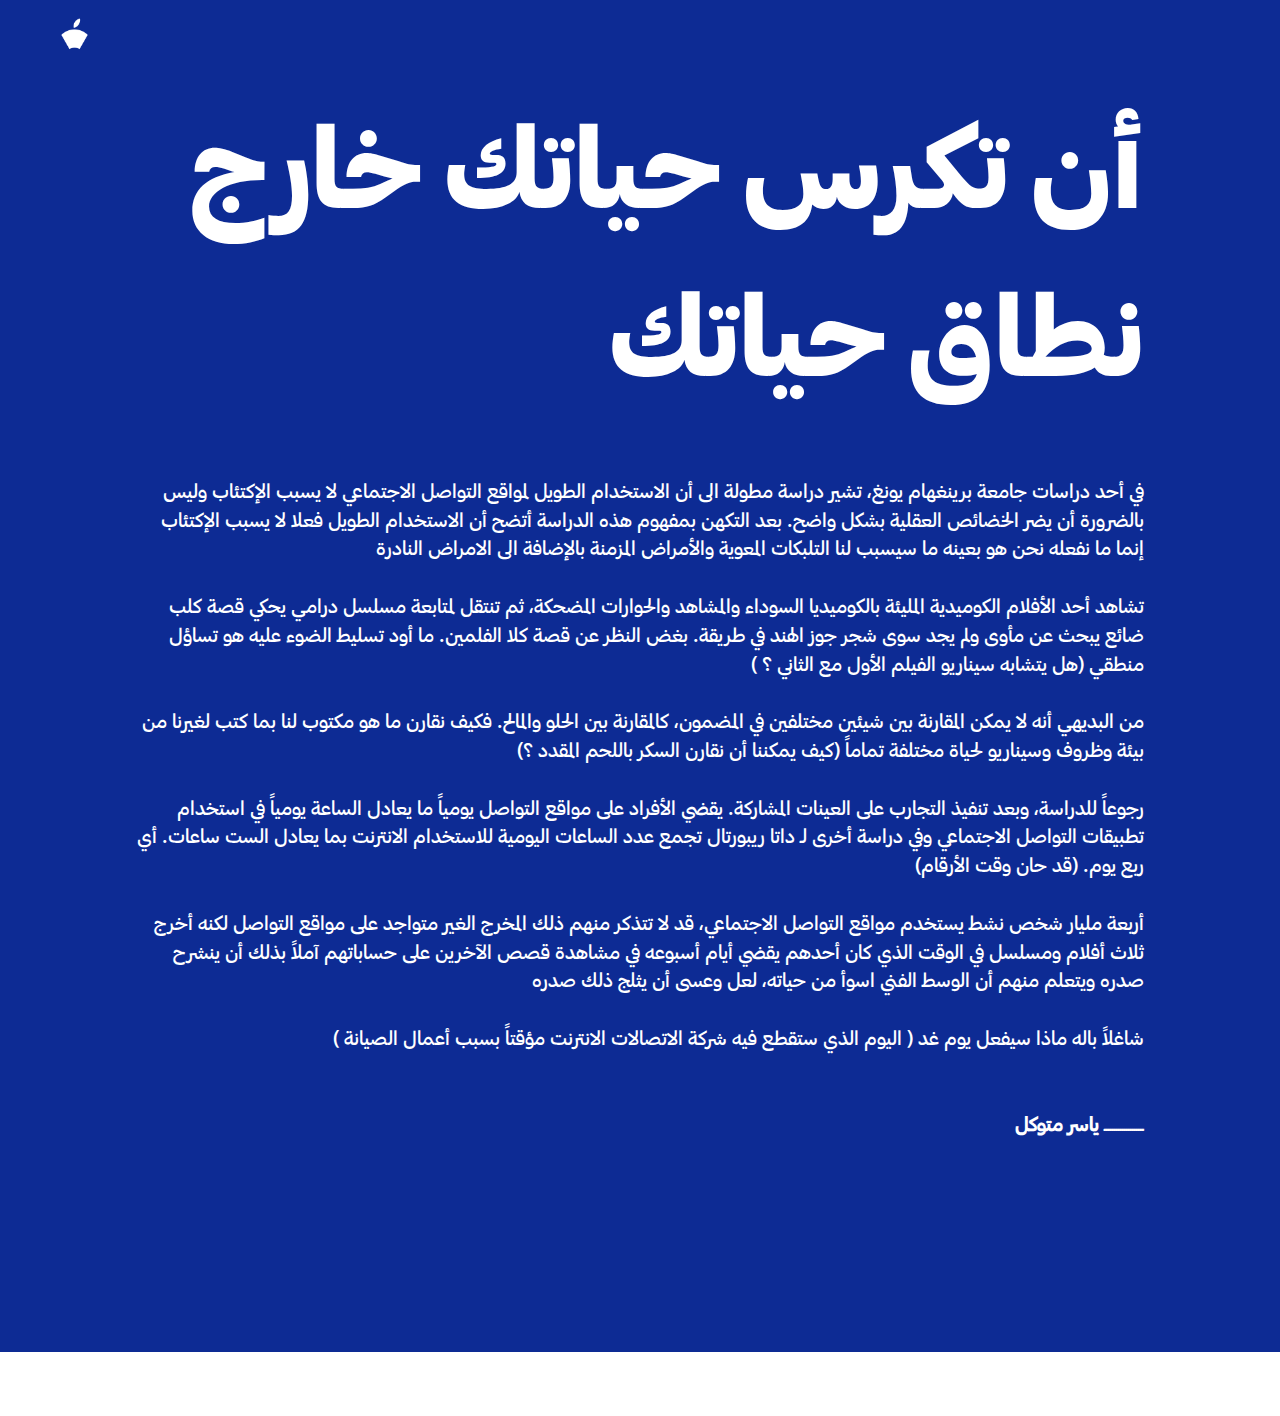
<file: page5.html>
<!DOCTYPE html>
<html lang="ar"   >
<head>
  <!-- Site made with Mobirise Website Builder v5.6.5, https://mobirise.com -->
  <meta charset="UTF-8">
  <meta http-equiv="X-UA-Compatible" content="IE=edge">
  <meta name="generator" content="Mobirise v5.6.5, mobirise.com">
  <meta name="twitter:card" content="summary_large_image"/>
  <meta name="twitter:image:src" content="assets/images/page5-meta.png">
  <meta property="og:image" content="assets/images/page5-meta.png">
  <meta name="twitter:title" content="أن تكرس حياتك خارج نطاق حياتك | ياسر متوكل">
  <meta name="viewport" content="width=device-width, initial-scale=1, minimum-scale=1">
  <link rel="shortcut icon" href="assets/images/artboard-17-106x96.png" type="image/x-icon">
  <meta name="description" content="">
  
  
  <title>أن تكرس حياتك خارج نطاق حياتك | ياسر متوكل</title>
  <link rel="stylesheet" href="assets/web/assets/mobirise-icons2/mobirise2.css">
  <link rel="stylesheet" href="assets/bootstrap/css/bootstrap.min.css">
  <link rel="stylesheet" href="assets/bootstrap/css/bootstrap-grid.min.css">
  <link rel="stylesheet" href="assets/bootstrap/css/bootstrap-reboot.min.css">
  <link rel="stylesheet" href="assets/animatecss/animate.css">
  <link rel="stylesheet" href="assets/dropdown/css/style.css">
  <link rel="stylesheet" href="assets/socicon/css/styles.css">
  <link rel="stylesheet" href="assets/theme/css/style.css">
  <link href="assets/fonts/style.css" rel="stylesheet">
  <link rel="preload" as="style" href="assets/mobirise/css/mbr-additional.css"><link rel="stylesheet" href="assets/mobirise/css/mbr-additional.css" type="text/css">
  
  
  
  
</head>
<body>
  
  <section data-bs-version="5.1" class="menu menu2 cid-t2XOzwyCm7" once="menu" id="menu2-14">
    
    <nav class="navbar navbar-dropdown collapsed">
        <div class="container-fluid">
            <div class="navbar-brand">
                <span class="navbar-logo">
                    <a href="index.html">
                        <img src="assets/images/artboard-17-83x75.png" alt="MC" style="height: 3rem;">
                    </a>
                </span>
                
            </div>
            
            
        </div>
    </nav>
</section>

<section data-bs-version="5.1" class="content5 cid-t2XOzx3o39" id="content5-15">
    
    <div class="container-fluid">
        <div class="row justify-content-center">
            <div class="col-md-12 col-lg-10">
                
                <h4 class="mbr-section-subtitle mbr-fonts-style mb-4 display-5"><strong>أن تكرس حياتك خارج نطاق<em> </em>حياتك</strong><strong><br></strong></h4>
                <p class="mbr-text mbr-fonts-style display-7"><br>&nbsp;في أحد دراسات جامعة برينغهام يونغ، تشير دراسة مطولة الى أن الاستخدام الطويل لمواقع التواصل الاجتماعي لا يسبب الإكتئاب وليس بالضرورة أن يضر الخضائص العقلية بشكل واضح. بعد التكهن بمفهوم هذه الدراسة أتضح أن الاستخدام الطويل فعلا لا يسبب الإكتئاب إنما ما نفعله نحن هو بعينه ما سيسبب لنا التلبكات المعوية والأمراض المزمنة بالإضافة الى الامراض النادرة<br><br>تشاهد أحد الأفلام الكوميدية المليئة بالكوميديا السوداء والمشاهد والحوارات المضحكة، ثم تنتقل لمتابعة مسلسل درامي يحكي قصة كلب ضائع يبحث عن مأوى ولم يجد سوى شجر جوز الهند في طريقة. بغض النظر عن قصة كلا الفلمين. ما أود تسليط الضوء عليه هو تساؤل منطقي (هل يتشابه سيناريو الفيلم الأول مع الثاني ؟ )<br><br>من البديهي أنه لا يمكن المقارنة بين شيئين مختلفين في المضمون، كالمقارنة بين الحلو والمالح. فكيف نقارن ما هو مكتوب لنا بما كتب لغيرنا من بيئة وظروف وسيناريو لحياة مختلفة تماماً (كيف يمكننا أن نقارن السكر باللحم المقدد ؟)<br><br>رجوعاً للدراسة، وبعد تنفيذ التجارب على العينات المشاركة. يقضي الأفراد على مواقع التواصل يومياً ما يعادل الساعة يومياً في استخدام تطبيقات التواصل الاجتماعي وفي دراسة أخرى لـ داتا ريبورتال تجمع عدد الساعات اليومية للاستخدام الانترنت بما يعادل الست ساعات. أي ربع يوم. (قد حان وقت الأرقام)<br><br>أربعة مليار شخص نشط يستخدم مواقع التواصل الاجتماعي، قد لا تتذكر منهم ذلك المخرج الغير متواجد على مواقع التواصل لكنه أخرج ثلاث أفلام ومسلسل في الوقت الذي كان أحدهم يقضي أيام أسبوعه في مشاهدة قصص الآخرين على حساباتهم آملاً بذلك أن ينشرح صدره ويتعلم منهم أن الوسط الفني اسوأ من حياته، لعل وعسى أن يثلج ذلك صدره<br><br>شاغلاً باله ماذا سيفعل يوم غد ( اليوم الذي ستقطع فيه شركة الاتصالات الانترنت مؤقتاً بسبب أعمال الصيانة )<br><br><br>ــــــــــــــــــــ <strong>ياسر متوكل</strong></p><u><u><u><u>
            </u></u></u></u></div><u><u><u>
        </u></u></u></div><u><u><u>
    </u></u></u></div><u><u><u>
</u></u></u></section>

<section data-bs-version="5.1" class="content12 cid-t2XOzxdu3t" id="content12-16">
    
    <div class="container-fluid">
        <div class="row justify-content-center">
            <div class="col-md-12 col-lg-10">
                <div class="mbr-section-btn align-center"><a class="btn btn-secondary-outline display-4" href="page4.html"><span class="mobi-mbri mobi-mbri-arrow-prev mbr-iconfont mbr-iconfont-btn"></span>السابق</a>
                       <a class="btn btn-success-outline display-4" href="page6.html"><span class="mobi-mbri mobi-mbri-arrow-next mbr-iconfont mbr-iconfont-btn"></span>التالي</a></div>
            </div>
        </div>
    </div>
</section><section class="display-7" style="padding: 0;align-items: center;justify-content: center;flex-wrap: wrap;    align-content: center;display: flex;position: relative;height: 4rem;"><a href="https://mobiri.se/2748079" style="flex: 1 1;height: 4rem;position: absolute;width: 100%;z-index: 1;"><img alt="" style="height: 4rem;" src="[data-uri]"></a><p style="margin: 0;text-align: center;" class="display-7">Built with &#8204;</p><a style="z-index:1" href="https://mobirise.com">Mobirise </a></section><script src="assets/bootstrap/js/bootstrap.bundle.min.js"></script>  <script src="assets/smoothscroll/smooth-scroll.js"></script>  <script src="assets/ytplayer/index.js"></script>  <script src="assets/dropdown/js/navbar-dropdown.js"></script>  <script src="assets/theme/js/script.js"></script>  
  
  
  <input name="animation" type="hidden">
  </body>
</html>
</file>
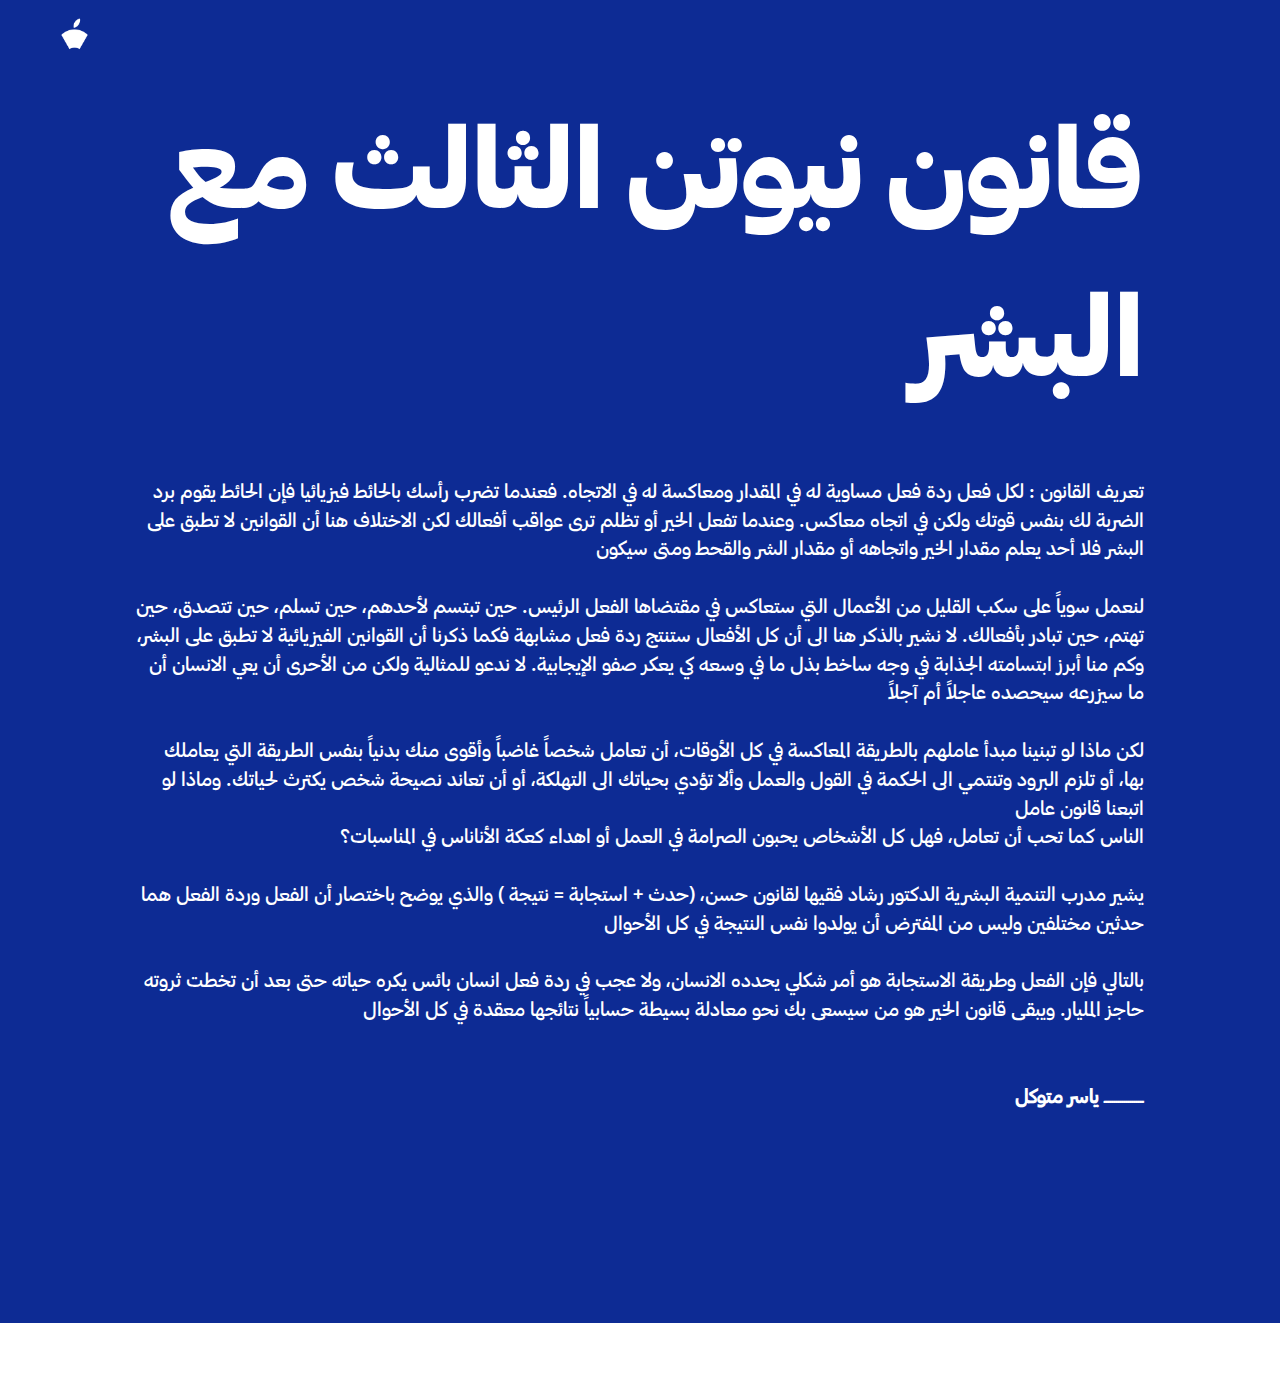
<file: page6.html>
<!DOCTYPE html>
<html lang="ar"   >
<head>
  <!-- Site made with Mobirise Website Builder v5.6.5, https://mobirise.com -->
  <meta charset="UTF-8">
  <meta http-equiv="X-UA-Compatible" content="IE=edge">
  <meta name="generator" content="Mobirise v5.6.5, mobirise.com">
  <meta name="twitter:card" content="summary_large_image"/>
  <meta name="twitter:image:src" content="assets/images/page6-meta.png">
  <meta property="og:image" content="assets/images/page6-meta.png">
  <meta name="twitter:title" content="قانون نيوتن الثالث على البشر | ياسر متوكل">
  <meta name="viewport" content="width=device-width, initial-scale=1, minimum-scale=1">
  <link rel="shortcut icon" href="assets/images/artboard-17-106x96.png" type="image/x-icon">
  <meta name="description" content="">
  
  
  <title>قانون نيوتن الثالث على البشر | ياسر متوكل</title>
  <link rel="stylesheet" href="assets/web/assets/mobirise-icons2/mobirise2.css">
  <link rel="stylesheet" href="assets/bootstrap/css/bootstrap.min.css">
  <link rel="stylesheet" href="assets/bootstrap/css/bootstrap-grid.min.css">
  <link rel="stylesheet" href="assets/bootstrap/css/bootstrap-reboot.min.css">
  <link rel="stylesheet" href="assets/animatecss/animate.css">
  <link rel="stylesheet" href="assets/dropdown/css/style.css">
  <link rel="stylesheet" href="assets/socicon/css/styles.css">
  <link rel="stylesheet" href="assets/theme/css/style.css">
  <link href="assets/fonts/style.css" rel="stylesheet">
  <link rel="preload" as="style" href="assets/mobirise/css/mbr-additional.css"><link rel="stylesheet" href="assets/mobirise/css/mbr-additional.css" type="text/css">
  
  
  
  
</head>
<body>
  
  <section data-bs-version="5.1" class="menu menu2 cid-t2Y3smldnh" once="menu" id="menu2-17">
    
    <nav class="navbar navbar-dropdown collapsed">
        <div class="container-fluid">
            <div class="navbar-brand">
                <span class="navbar-logo">
                    <a href="index.html">
                        <img src="assets/images/artboard-17-83x75.png" alt="MC" style="height: 3rem;">
                    </a>
                </span>
                
            </div>
            
            
        </div>
    </nav>
</section>

<section data-bs-version="5.1" class="content5 cid-t2Y3sn41n1" id="content5-18">
    
    <div class="container-fluid">
        <div class="row justify-content-center">
            <div class="col-md-12 col-lg-10">
                
                <h4 class="mbr-section-subtitle mbr-fonts-style mb-4 display-5"><strong>قانون نيوتن الثالث مع البشر</strong><strong><br></strong></h4>
                <p class="mbr-text mbr-fonts-style display-7"><br>تعريف القانون : لكل فعل ردة فعل مساوية له في المقدار ومعاكسة له في الاتجاه. فعندما تضرب رأسك بالحائط فيزيائيا فإن الحائط يقوم برد الضربة لك بنفس قوتك ولكن في اتجاه معاكس. وعندما تفعل الخير أو تظلم ترى عواقب أفعالك لكن الاختلاف هنا أن القوانين لا تطبق على البشر فلا أحد يعلم مقدار الخير واتجاهه أو مقدار الشر والقحط ومتى سيكون<br><br>لنعمل سوياً على سكب القليل من الأعمال التي ستعاكس في مقتضاها الفعل الرئيس. حين تبتسم لأحدهم، حين تسلم، حين تتصدق، حين تهتم، حين تبادر بأفعالك. لا نشير بالذكر هنا الى أن كل الأفعال ستنتج ردة فعل مشابهة فكما ذكرنا أن القوانين الفيزيائية لا تطبق على البشر، وكم منا أبرز ابتسامته الجذابة في وجه ساخط بذل ما في وسعه كي يعكر صفو الإيجابية. لا ندعو للمثالية ولكن من الأحرى أن يعي الانسان أن ما سيزرعه سيحصده عاجلاً أم آجلاً<br><br>&nbsp;لكن ماذا لو تبنينا مبدأ عاملهم بالطريقة المعاكسة في كل الأوقات، أن تعامل شخصاً غاضباً وأقوى منك بدنياً بنفس الطريقة التي يعاملك بها، أو تلزم البرود وتنتمي الى الحكمة في القول والعمل وألا تؤدي بحياتك الى التهلكة، أو أن تعاند نصيحة شخص يكترث لحياتك. وماذا لو اتبعنا قانون عامل <br>الناس كما تحب أن تعامل، فهل كل الأشخاص يحبون الصرامة في العمل أو اهداء كعكة الأناناس في المناسبات؟<br><br>يشير مدرب التنمية البشرية الدكتور رشاد فقيها لقانون حسن، (حدث + استجابة = نتيجة ) والذي يوضح باختصار أن الفعل وردة الفعل هما حدثين مختلفين وليس من المفترض أن يولدوا نفس النتيجة في كل الأحوال<br>&nbsp;<br>&nbsp;بالتالي فإن الفعل وطريقة الاستجابة هو أمر شكلي يحدده الانسان، ولا عجب في ردة فعل انسان بائس يكره حياته حتى بعد أن تخطت ثروته حاجز المليار. ويبقى قانون الخير هو من سيسعى بك نحو معادلة بسيطة حسابياً نتائجها معقدة في كل الأحوال<br><br><br>ــــــــــــــــــــ <strong>ياسر متوكل</strong></p><u><u><u><u>
            </u></u></u></u></div><u><u><u>
        </u></u></u></div><u><u><u>
    </u></u></u></div><u><u><u>
</u></u></u></section>

<section data-bs-version="5.1" class="content12 cid-t2Y3sniiKS" id="content12-19">
    
    <div class="container-fluid">
        <div class="row justify-content-center">
            <div class="col-md-12 col-lg-10">
                <div class="mbr-section-btn align-center"><a class="btn btn-secondary-outline display-4" href="page5.html"><span class="mobi-mbri mobi-mbri-arrow-prev mbr-iconfont mbr-iconfont-btn"></span>السابق</a>
                       <a class="btn btn-success-outline display-4" href="page1.html"><span class="mobi-mbri mobi-mbri-arrow-next mbr-iconfont mbr-iconfont-btn"></span>التالي</a></div>
            </div>
        </div>
    </div>
</section><section class="display-7" style="padding: 0;align-items: center;justify-content: center;flex-wrap: wrap;    align-content: center;display: flex;position: relative;height: 4rem;"><a href="https://mobiri.se/2748079" style="flex: 1 1;height: 4rem;position: absolute;width: 100%;z-index: 1;"><img alt="" style="height: 4rem;" src="[data-uri]"></a><p style="margin: 0;text-align: center;" class="display-7">Designed with &#8204;</p><a style="z-index:1" href="https://mobirise.com/offline-website-builder.html">Offline Website Builder</a></section><script src="assets/bootstrap/js/bootstrap.bundle.min.js"></script>  <script src="assets/smoothscroll/smooth-scroll.js"></script>  <script src="assets/ytplayer/index.js"></script>  <script src="assets/dropdown/js/navbar-dropdown.js"></script>  <script src="assets/theme/js/script.js"></script>  
  
  
  <input name="animation" type="hidden">
  </body>
</html>
</file>
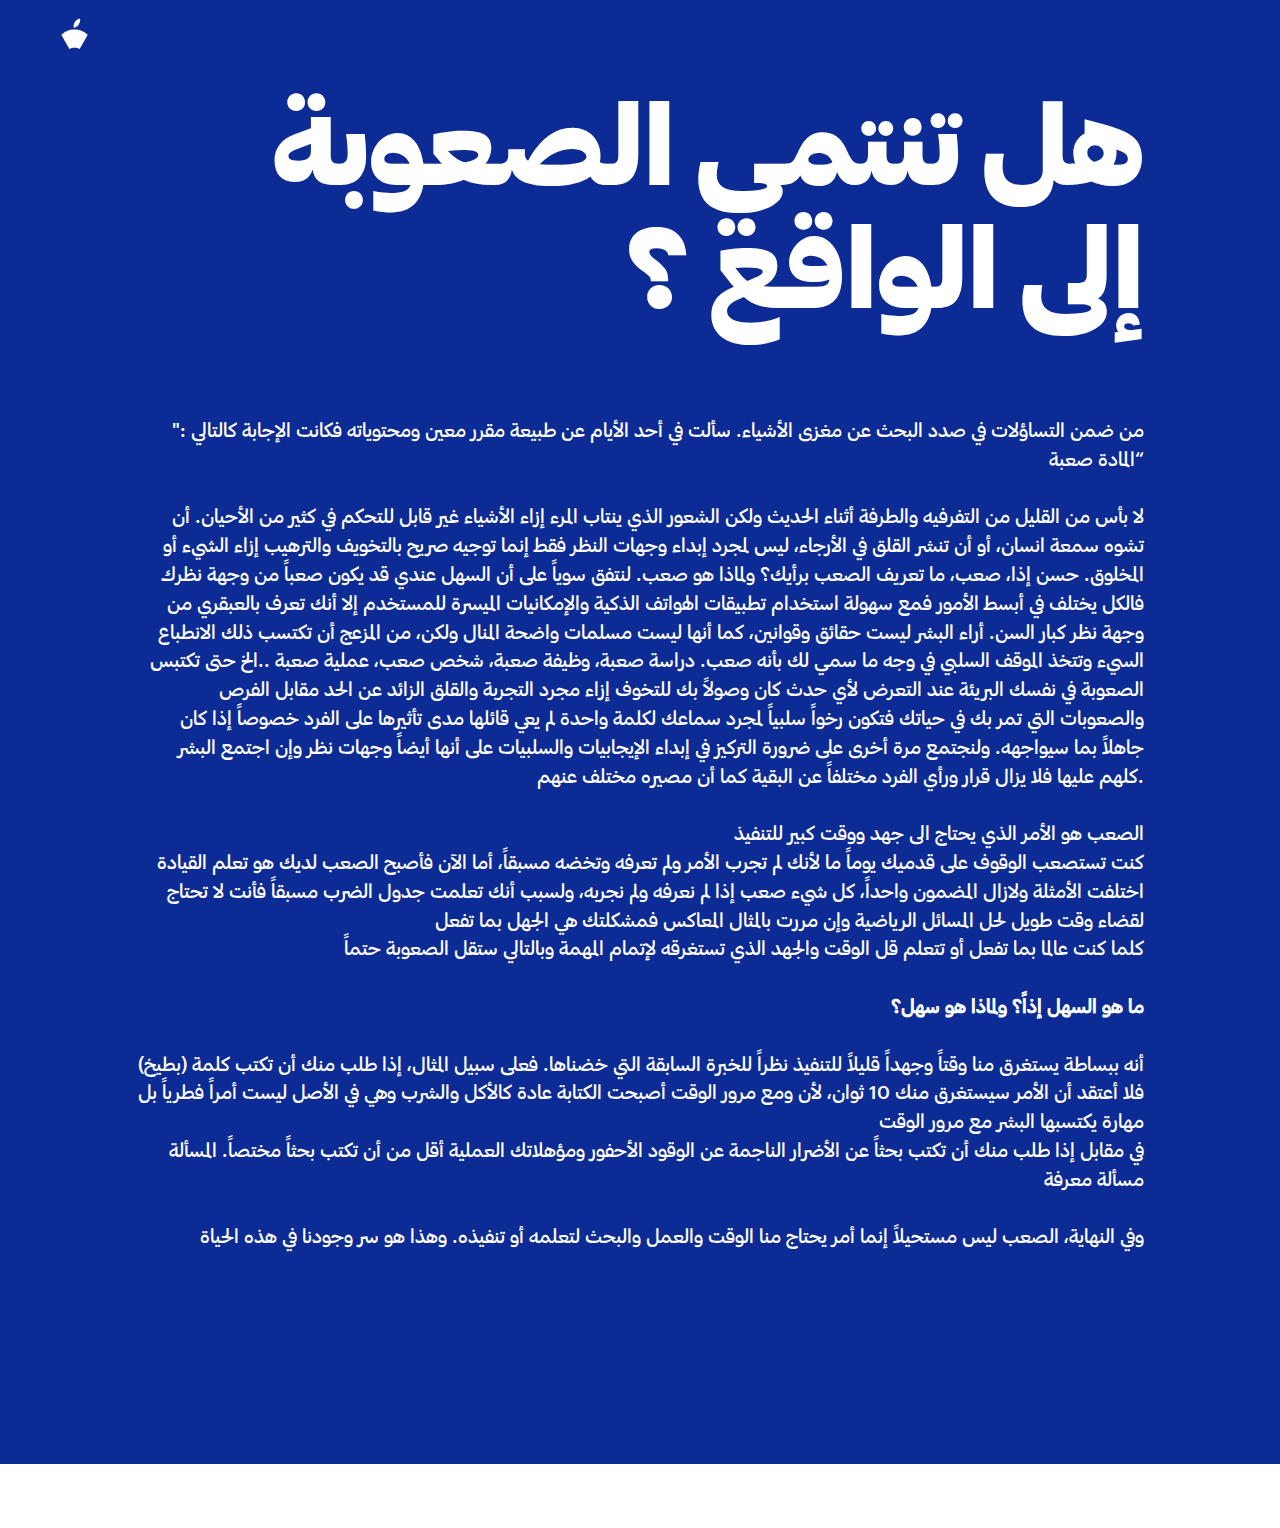
<file: page7.html>
<!DOCTYPE html>
<html lang="ar"   >
<head>
  <!-- Site made with Mobirise Website Builder v5.6.5, https://mobirise.com -->
  <meta charset="UTF-8">
  <meta http-equiv="X-UA-Compatible" content="IE=edge">
  <meta name="generator" content="Mobirise v5.6.5, mobirise.com">
  <meta name="twitter:card" content="summary_large_image"/>
  <meta name="twitter:image:src" content="assets/images/page7-meta.png">
  <meta property="og:image" content="assets/images/page7-meta.png">
  <meta name="twitter:title" content="هل تنتمي الصعوبة إلى الواقع ؟ | ياسر متوكل">
  <meta name="viewport" content="width=device-width, initial-scale=1, minimum-scale=1">
  <link rel="shortcut icon" href="assets/images/artboard-17-106x96.png" type="image/x-icon">
  <meta name="description" content="">
  
  
  <title>هل تنتمي الصعوبة إلى الواقع ؟ | ياسر متوكل</title>
  <link rel="stylesheet" href="assets/web/assets/mobirise-icons2/mobirise2.css">
  <link rel="stylesheet" href="assets/bootstrap/css/bootstrap.min.css">
  <link rel="stylesheet" href="assets/bootstrap/css/bootstrap-grid.min.css">
  <link rel="stylesheet" href="assets/bootstrap/css/bootstrap-reboot.min.css">
  <link rel="stylesheet" href="assets/animatecss/animate.css">
  <link rel="stylesheet" href="assets/dropdown/css/style.css">
  <link rel="stylesheet" href="assets/socicon/css/styles.css">
  <link rel="stylesheet" href="assets/theme/css/style.css">
  <link href="assets/fonts/style.css" rel="stylesheet">
  <link rel="preload" as="style" href="assets/mobirise/css/mbr-additional.css"><link rel="stylesheet" href="assets/mobirise/css/mbr-additional.css" type="text/css">
  
  
  
  
</head>
<body>
  
  <section data-bs-version="5.1" class="menu menu2 cid-tyB2tYKfxA" once="menu" id="menu2-1l">
    
    <nav class="navbar navbar-dropdown collapsed">
        <div class="container-fluid">
            <div class="navbar-brand">
                <span class="navbar-logo">
                    <a href="index.html">
                        <img src="assets/images/artboard-17-83x75.png" alt="MC" style="height: 3rem;">
                    </a>
                </span>
                
            </div>
            
            
        </div>
    </nav>
</section>

<section data-bs-version="5.1" class="content5 cid-tyB2tYnULu" id="content5-1j">
    
    <div class="container-fluid">
        <div class="row justify-content-center">
            <div class="col-md-12 col-lg-10">
                
                <h4 class="mbr-section-subtitle mbr-fonts-style mb-4 display-1"><strong>
                    هل تنتمي الصعوبة إلى الواقع ؟</strong></h4>
                <p class="mbr-text mbr-fonts-style display-7"><br><br>"من ضمن التساؤلات في صدد البحث عن مغزى الأشياء. سألت في أحد الأيام عن طبيعة مقرر معين ومحتوياته فكانت الإجابة كالتالي : “المادة صعبة<br>
<br>لا بأس من القليل من التفرفيه والطرفة أثناء الحديث ولكن الشعور الذي ينتاب المرء إزاء الأشياء غير قابل للتحكم في كثير من الأحيان. أن تشوه سمعة انسان، أو أن تنشر القلق في الأرجاء، ليس لمجرد إبداء وجهات النظر فقط إنما توجيه صريح بالتخويف والترهيب إزاء الشيء أو المخلوق. حسن إذا، صعب، ما تعريف الصعب برأيك؟ ولماذا هو صعب. لنتفق سوياً على أن السهل عندي قد يكون صعباً من وجهة نظرك فالكل يختلف في أبسط الأمور فمع سهولة استخدام تطبيقات الهواتف الذكية والإمكانيات الميسرة للمستخدم إلا أنك تعرف بالعبقري من وجهة نظر كبار السن. أراء البشر ليست حقائق وقوانين، كما أنها ليست مسلمات واضحة المنال ولكن، من المزعج أن تكتسب ذلك الانطباع السيء وتتخذ الموقف السلبي في وجه ما سمي لك بأنه صعب. دراسة صعبة، وظيفة صعبة، شخص صعب، عملية صعبة ..الخ حتى تكتبس الصعوبة في نفسك البريئة عند التعرض لأي حدث كان وصولاً بك للتخوف إزاء مجرد التجربة والقلق الزائد عن الحد مقابل الفرص والصعوبات التي تمر بك في حياتك فتكون رخواً سلبياً لمجرد سماعك لكلمة واحدة لم يعي قائلها مدى تأثيرها على الفرد خصوصاً إذا كان جاهلاً بما سيواجهه. ولنجتمع مرة أخرى على ضرورة التركيز في إبداء الإيجابيات والسلبيات على أنها أيضاً وجهات نظر وإن اجتمع البشر كلهم عليها فلا يزال قرار ورأي الفرد مختلفاً عن البقية كما أن مصيره مختلف عنهم.
<br>
<br>الصعب هو الأمر الذي يحتاج الى جهد ووقت كبير للتنفيذ<br>كنت تستصعب الوقوف على قدميك يوماً ما لأنك لم تجرب الأمر ولم تعرفه وتخضه مسبقاً، أما الآن فأصبح الصعب لديك هو تعلم القيادة<br>اختلفت الأمثلة ولازال المضمون واحداً، كل شيء صعب إذا لم نعرفه ولم نجربه، ولسبب أنك تعلمت جدول الضرب مسبقاً فأنت لا تحتاج لقضاء وقت طويل لحل المسائل الرياضية وإن مررت بالمثال المعاكس فمشكلتك هي الجهل بما تفعل<br>كلما كنت عالما بما تفعل أو تتعلم قل الوقت والجهد الذي تستغرقه لإتمام المهمة وبالتالي ستقل الصعوبة حتماً
<br>
<br><strong>ما هو السهل إذاً؟ ولماذا هو سهل؟
<br></strong>
<br>أنه ببساطة يستغرق منا وقتاً وجهداً قليلاً للتنفيذ نظراً للخبرة السابقة التي خضناها. فعلى سبيل المثال، إذا طلب منك أن تكتب كلمة (بطيخ) فلا أعتقد أن الأمر سيستغرق منك 10 ثوان، لأن ومع مرور الوقت أصبحت الكتابة عادة كالأكل والشرب وهي في الأصل ليست أمراً فطرياً بل مهارة يكتسبها البشر مع مرور الوقت<br>في مقابل إذا طلب منك أن تكتب بحثاً عن الأضرار الناجمة عن الوقود الأحفور ومؤهلاتك العملية أقل من أن تكتب بحثاً مختصاً. المسألة مسألة معرفة
<br>
<br>وفي النهاية، الصعب ليس مستحيلاً إنما أمر يحتاج منا الوقت والعمل والبحث لتعلمه أو تنفيذه. وهذا هو سر وجودنا في هذه الحياة<br></p>
            </div>
        </div>
    </div>
</section>

<section data-bs-version="5.1" class="content12 cid-tyB2tYBMZ2" id="content12-1k">
    
    <div class="container-fluid">
        <div class="row justify-content-center">
            <div class="col-md-12 col-lg-10">
                <div class="mbr-section-btn align-center"><a class="btn btn-secondary-outline display-4" href="page1.html"><span class="mobi-mbri mobi-mbri-arrow-prev mbr-iconfont mbr-iconfont-btn"></span>السابق</a>
                      <a class="btn btn-success-outline display-4" href="page8.html"><span class="mobi-mbri mobi-mbri-arrow-next mbr-iconfont mbr-iconfont-btn"></span>التالي</a></div>
            </div>
        </div>
    </div>
</section><section class="display-7" style="padding: 0;align-items: center;justify-content: center;flex-wrap: wrap;    align-content: center;display: flex;position: relative;height: 4rem;"><a href="https://mobiri.se/2748079" style="flex: 1 1;height: 4rem;position: absolute;width: 100%;z-index: 1;"><img alt="" style="height: 4rem;" src="[data-uri]"></a><p style="margin: 0;text-align: center;" class="display-7">Created with &#8204;</p><a style="z-index:1" href="https://mobirise.com/builder/landing-page-builder.html">Landing Page Maker</a></section><script src="assets/bootstrap/js/bootstrap.bundle.min.js"></script>  <script src="assets/smoothscroll/smooth-scroll.js"></script>  <script src="assets/ytplayer/index.js"></script>  <script src="assets/dropdown/js/navbar-dropdown.js"></script>  <script src="assets/theme/js/script.js"></script>  
  
  
  <input name="animation" type="hidden">
  </body>
</html>
</file>
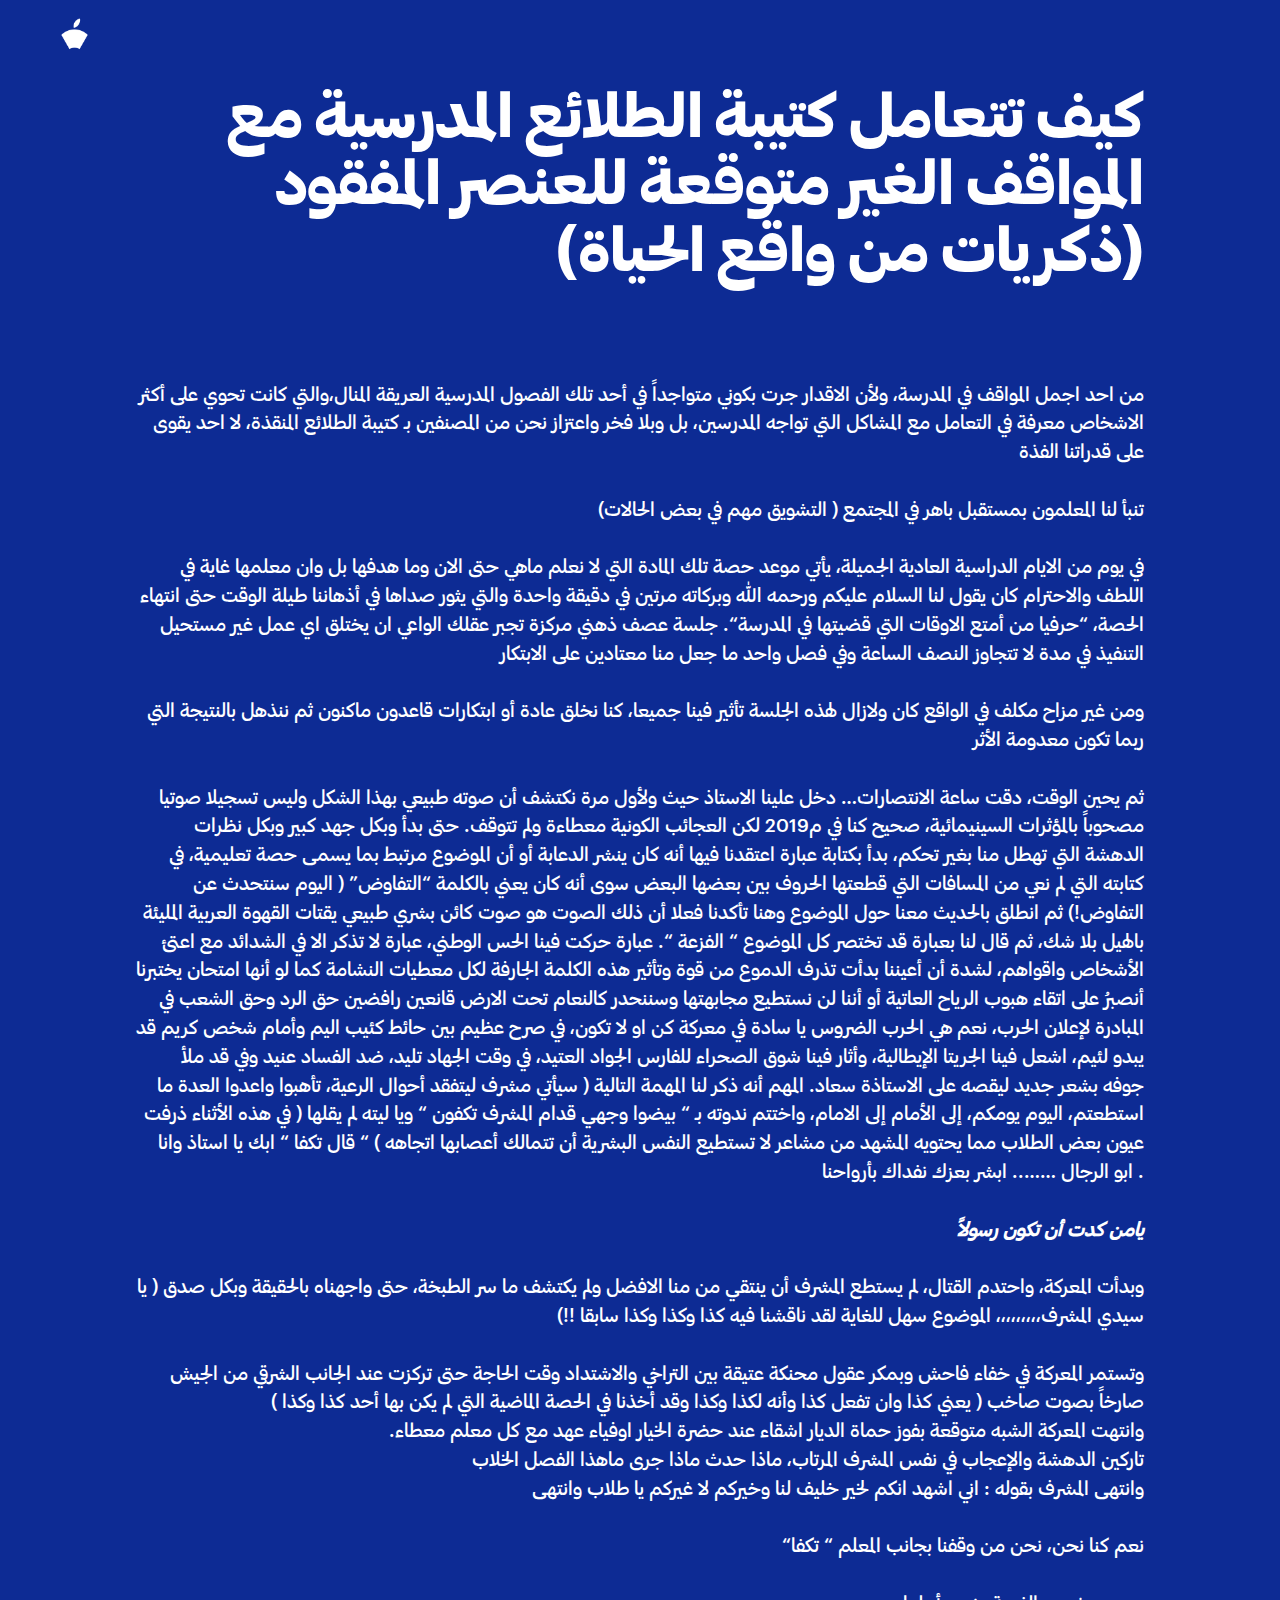
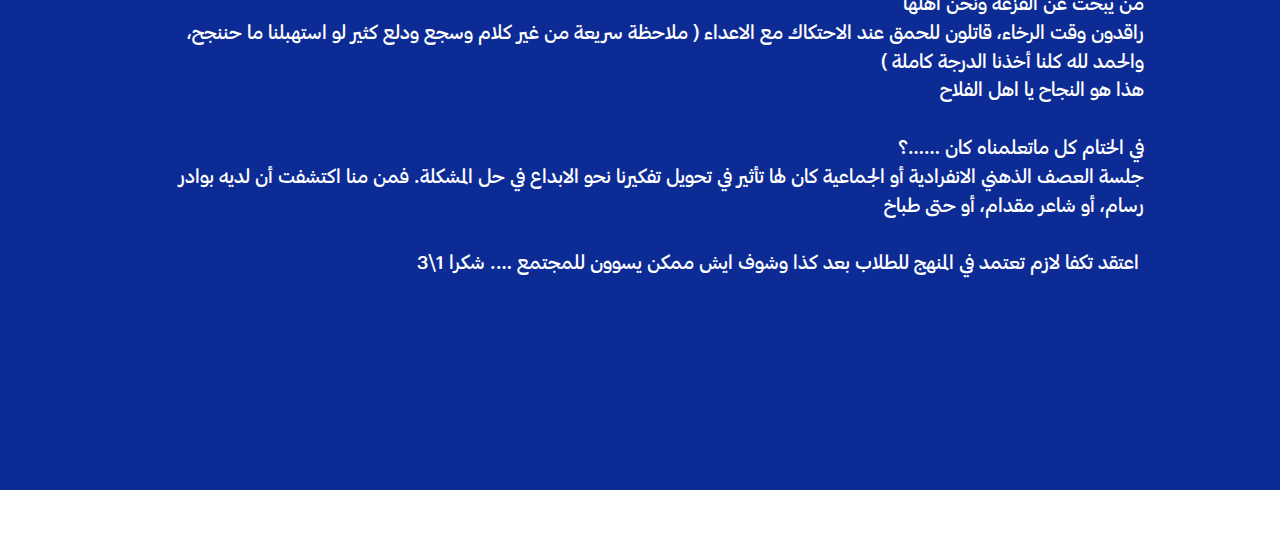
<file: page8.html>
<!DOCTYPE html>
<html lang="ar"   >
<head>
  <!-- Site made with Mobirise Website Builder v5.6.5, https://mobirise.com -->
  <meta charset="UTF-8">
  <meta http-equiv="X-UA-Compatible" content="IE=edge">
  <meta name="generator" content="Mobirise v5.6.5, mobirise.com">
  <meta name="twitter:card" content="summary_large_image"/>
  <meta name="twitter:image:src" content="assets/images/page8-meta.png">
  <meta property="og:image" content="assets/images/page8-meta.png">
  <meta name="twitter:title" content="كيف تتعامل كتيبة الطلائع المدرسية مع المواقف الغير متوقعة للعنصر المفقود | ياسر متوكل">
  <meta name="viewport" content="width=device-width, initial-scale=1, minimum-scale=1">
  <link rel="shortcut icon" href="assets/images/artboard-17-106x96.png" type="image/x-icon">
  <meta name="description" content="">
  
  
  <title>كيف تتعامل كتيبة الطلائع المدرسية مع المواقف الغير متوقعة للعنصر المفقود | ياسر متوكل</title>
  <link rel="stylesheet" href="assets/web/assets/mobirise-icons2/mobirise2.css">
  <link rel="stylesheet" href="assets/bootstrap/css/bootstrap.min.css">
  <link rel="stylesheet" href="assets/bootstrap/css/bootstrap-grid.min.css">
  <link rel="stylesheet" href="assets/bootstrap/css/bootstrap-reboot.min.css">
  <link rel="stylesheet" href="assets/animatecss/animate.css">
  <link rel="stylesheet" href="assets/dropdown/css/style.css">
  <link rel="stylesheet" href="assets/socicon/css/styles.css">
  <link rel="stylesheet" href="assets/theme/css/style.css">
  <link href="assets/fonts/style.css" rel="stylesheet">
  <link rel="preload" as="style" href="assets/mobirise/css/mbr-additional.css"><link rel="stylesheet" href="assets/mobirise/css/mbr-additional.css" type="text/css">
  
  
  
  
</head>
<body>
  
  <section data-bs-version="5.1" class="menu menu2 cid-tyB3Y57AJv" once="menu" id="menu2-1o">
    
    <nav class="navbar navbar-dropdown collapsed">
        <div class="container-fluid">
            <div class="navbar-brand">
                <span class="navbar-logo">
                    <a href="index.html">
                        <img src="assets/images/artboard-17-83x75.png" alt="MC" style="height: 3rem;">
                    </a>
                </span>
                
            </div>
            
            
        </div>
    </nav>
</section>

<section data-bs-version="5.1" class="content5 cid-tyB3Y4s2qy" id="content5-1m">
    
    <div class="container-fluid">
        <div class="row justify-content-center">
            <div class="col-md-12 col-lg-10">
                
                <h4 class="mbr-section-subtitle mbr-fonts-style mb-4 display-2"><strong>كيف تتعامل كتيبة الطلائع المدرسية مع المواقف الغير متوقعة للعنصر المفقود (ذكريات من واقع الحياة)
</strong><div><strong><br></strong></div></h4>
                <p class="mbr-text mbr-fonts-style display-7">من احد اجمل المواقف في المدرسة، ولأن الاقدار جرت بكوني متواجداً في أحد تلك الفصول المدرسية العريقة المنال،والتي كانت تحوي على أكثر الاشخاص معرفة في التعامل مع المشاكل التي تواجه المدرسين، بل وبلا فخر واعتزاز نحن من المصنفين بـ كتيبة الطلائع المنقذة، لا احد يقوى على قدراتنا الفذة<br>
<br>تنبأ لنا المعلمون بمستقبل باهر في المجتمع ( التشويق مهم في بعض الحالات)
<br>
<br>في يوم من الايام الدراسية العادية الجميلة، يأتي موعد حصة تلك المادة التي لا نعلم ماهي حتى الان وما هدفها بل وان معلمها غاية في اللطف والاحترام كان يقول لنا السلام عليكم ورحمه الله وبركاته مرتين في دقيقة واحدة والتي يثور صداها في أذهاننا طيلة الوقت حتى انتهاء الحصة، “حرفيا من أمتع الاوقات التي قضيتها في المدرسة“. جلسة عصف ذهني مركزة تجبر عقلك الواعي ان يختلق اي عمل غير مستحيل التنفيذ في مدة لا تتجاوز النصف الساعة وفي فصل واحد ما جعل منا معتادين على الابتكار<br>
<br>ومن غير مزاح مكلف في الواقع كان ولازال لهذه الجلسة تأثير فينا جميعا، كنا نخلق عادة أو ابتكارات قاعدون ماكنون ثم ننذهل بالنتيجة التي ربما تكون معدومة الأثر
<br>
<br>ثم يحين الوقت، دقت ساعة الانتصارات… دخل علينا الاستاذ حيث ولأول مرة نكتشف أن صوته طبيعي بهذا الشكل وليس تسجيلا صوتيا مصحوباً بالمؤثرات السينيمائية، صحيح كنا في م2019 لكن العجائب الكونية معطاءة ولم تتوقف. حتى بدأ وبكل جهد كبير وبكل نظرات الدهشة التي تهطل منا بغير تحكم، بدأ بكتابة عبارة اعتقدنا فيها أنه كان ينشر الدعابة أو أن الموضوع مرتبط بما يسمى حصة تعليمية، في كتابته التي لم نعي من المسافات التي قطعتها الحروف بين بعضها البعض سوى أنه كان يعني بالكلمة “التفاوض” ( اليوم سنتحدث عن التفاوض!) ثم انطلق بالحديث معنا حول الموضوع وهنا تأكدنا فعلا أن ذلك الصوت هو صوت كائن بشري طبيعي يقتات القهوة العربية المليئة بالهيل بلا شك، ثم قال لنا بعبارة قد تختصر كل الموضوع “ الفزعة “. عبارة حركت فينا الحس الوطني، عبارة لا تذكر الا في الشدائد مع اعتئ الأشخاص واقواهم، لشدة أن أعيننا بدأت تذرف الدموع من قوة وتأثير هذه الكلمة الجارفة لكل معطيات النشامة كما لو أنها امتحان يختبرنا أنصبرُ على اتقاء هبوب الرياح العاتية أو أننا لن نستطيع مجابهتها وسننحدر كالنعام تحت الارض قانعين رافضين حق الرد وحق الشعب في المبادرة لإعلان الحرب، نعم هي الحرب الضروس يا سادة في معركة كن او لا تكون، في صرح عظيم بين حائط كئيب اليم وأمام شخص كريم قد يبدو لئيم، اشعل فينا الجريتا الإيطالية، وأثار فينا شوق الصحراء للفارس الجواد العتيد، في وقت الجهاد تليد، ضد الفساد عنيد وفي قد ملأ جوفه بشعر جديد ليقصه على الاستاذة سعاد. المهم أنه ذكر لنا المهمة التالية ( سيأتي مشرف ليتفقد أحوال الرعية، تأهبوا واعدوا العدة ما استطعتم، اليوم يومكم، إلى الأمام إلى الامام، واختتم ندوته بـ “ بيضوا وجهي قدام المشرف تكفون “ ويا ليته لم يقلها ( في هذه الأثناء ذرفت عيون بعض الطلاب مما يحتويه المشهد من مشاعر لا تستطيع النفس البشرية أن تتمالك أعصابها اتجاهه ) “ قال تكفا “ ابك يا استاذ وانا ابو الرجال …….. ابشر بعزك نفداك بأرواحنا .
<br>
<br><strong><em>يامن كدت أن تكون رسولاً
<br></em></strong>
<br>وبدأت المعركة، واحتدم القتال، لم يستطع المشرف أن ينتقي من منا الافضل ولم يكتشف ما سر الطبخة، حتى واجهناه بالحقيقة وبكل صدق ( يا سيدي المشرف،،،،،،،،، الموضوع سهل للغاية لقد ناقشنا فيه كذا وكذا وكذا سابقا !!)<br>
<br>وتستمر المعركة في خفاء فاحش وبمكر عقول محنكة عتيقة بين التراخي والاشتداد وقت الحاجة حتى تركزت عند الجانب الشرقي من الجيش صارخاً بصوت صاخب ( يعني كذا وان تفعل كذا وأنه لكذا وكذا وقد أخذنا في الحصة الماضية التي لم يكن بها أحد كذا وكذا )
<br>.وانتهت المعركة الشبه متوقعة بفوز حماة الديار اشقاء عند حضرة الخيار اوفياء عهد مع كل معلم معطاء
<br>تاركين الدهشة والإعجاب في نفس المشرف المرتاب، ماذا حدث ماذا جرى ماهذا الفصل الخلاب
<br>وانتهى المشرف بقوله : اني اشهد انكم لخير خليف لنا وخيركم لا غيركم يا طلاب وانتهى<br>
<br>“نعم كنا نحن، نحن من وقفنا بجانب المعلم “ تكفا
<br>
<br>من يبحث عن الفزعة ونحن أهلها
<br>راقدون وقت الرخاء، قاتلون للحمق عند الاحتكاك مع الاعداء ( ملاحظة سريعة من غير كلام وسجع ودلع كثير لو استهبلنا ما حننجح، والحمد لله كلنا أخذنا الدرجة كاملة )
<br>هذا هو النجاح يا اهل الفلاح
<br>
<br>في الختام كل ماتعلمناه كان ……؟
<br>جلسة العصف الذهني الانفرادية أو الجماعية كان لها تأثير في تحويل تفكيرنا نحو الابداع في حل المشكلة. فمن منا اكتشفت أن لديه بوادر رسام، أو شاعر مقدام، أو حتى طباخ<br>
<br>اعتقد تكفا لازم تعتمد في المنهج للطلاب بعد كذا وشوف ايش ممكن يسوون للمجتمع …. شكرا 1\3&nbsp;<br></p>
            </div>
        </div>
    </div>
</section>

<section data-bs-version="5.1" class="content12 cid-tyB3Y4V924" id="content12-1n">
    
    <div class="container-fluid">
        <div class="row justify-content-center">
            <div class="col-md-12 col-lg-10">
                <div class="mbr-section-btn align-center"><a class="btn btn-secondary-outline display-4" href="page7.html"><span class="mobi-mbri mobi-mbri-arrow-prev mbr-iconfont mbr-iconfont-btn"></span>السابق</a>
                      <a class="btn btn-success-outline display-4" href="page2.html"><span class="mobi-mbri mobi-mbri-arrow-next mbr-iconfont mbr-iconfont-btn"></span>التالي</a></div>
            </div>
        </div>
    </div>
</section><section class="display-7" style="padding: 0;align-items: center;justify-content: center;flex-wrap: wrap;    align-content: center;display: flex;position: relative;height: 4rem;"><a href="https://mobiri.se/2748079" style="flex: 1 1;height: 4rem;position: absolute;width: 100%;z-index: 1;"><img alt="" style="height: 4rem;" src="[data-uri]"></a><p style="margin: 0;text-align: center;" class="display-7">Designed with &#8204;</p><a style="z-index:1" href="https://mobirise.com/html-builder.html">HTML Website Generator</a></section><script src="assets/bootstrap/js/bootstrap.bundle.min.js"></script>  <script src="assets/smoothscroll/smooth-scroll.js"></script>  <script src="assets/ytplayer/index.js"></script>  <script src="assets/dropdown/js/navbar-dropdown.js"></script>  <script src="assets/theme/js/script.js"></script>  
  
  
  <input name="animation" type="hidden">
  </body>
</html>
</file>
<file: assets/dropdown/css/style.css>
.navbar-dropdown {
  left: 0;
  padding: 0;
  position: absolute;
  right: 0;
  top: 0;
  transition: all 0.45s ease;
  z-index: 1030;
  background: #282828; }
  .navbar-dropdown .navbar-logo {
    margin-right: 0.8rem;
    transition: margin 0.3s ease-in-out;
    vertical-align: middle; }
    .navbar-dropdown .navbar-logo img {
      height: 3.125rem;
      transition: all 0.3s ease-in-out; }
    .navbar-dropdown .navbar-logo.mbr-iconfont {
      font-size: 3.125rem;
      line-height: 3.125rem; }
  .navbar-dropdown .navbar-caption {
    font-weight: 700;
    white-space: normal;
    vertical-align: -4px;
    line-height: 3.125rem !important; }
    .navbar-dropdown .navbar-caption, .navbar-dropdown .navbar-caption:hover {
      color: inherit;
      text-decoration: none; }
  .navbar-dropdown .mbr-iconfont + .navbar-caption {
    vertical-align: -1px; }
  .navbar-dropdown.navbar-fixed-top {
    position: fixed; }
  .navbar-dropdown .navbar-brand span {
    vertical-align: -4px; }
  .navbar-dropdown.bg-color.transparent {
    background: none; }
  .navbar-dropdown.navbar-short .navbar-brand {
    padding: 0.625rem 0; }
    .navbar-dropdown.navbar-short .navbar-brand span {
      vertical-align: -1px; }
  .navbar-dropdown.navbar-short .navbar-caption {
    line-height: 2.375rem !important;
    vertical-align: -2px; }
  .navbar-dropdown.navbar-short .navbar-logo {
    margin-right: 0.5rem; }
    .navbar-dropdown.navbar-short .navbar-logo img {
      height: 2.375rem; }
    .navbar-dropdown.navbar-short .navbar-logo.mbr-iconfont {
      font-size: 2.375rem;
      line-height: 2.375rem; }
  .navbar-dropdown.navbar-short .mbr-table-cell {
    height: 3.625rem; }
  .navbar-dropdown .navbar-close {
    left: 0.6875rem;
    position: fixed;
    top: 0.75rem;
    z-index: 1000; }
  .navbar-dropdown .hamburger-icon {
    content: "";
    display: inline-block;
    vertical-align: middle;
    width: 16px;
    -webkit-box-shadow: 0 -6px 0 1px #282828,0 0 0 1px #282828,0 6px 0 1px #282828;
    -moz-box-shadow: 0 -6px 0 1px #282828,0 0 0 1px #282828,0 6px 0 1px #282828;
    box-shadow: 0 -6px 0 1px #282828,0 0 0 1px #282828,0 6px 0 1px #282828; }

.dropdown-menu .dropdown-toggle[data-toggle="dropdown-submenu"]::after {
  border-bottom: 0.35em solid transparent;
  border-left: 0.35em solid;
  border-right: 0;
  border-top: 0.35em solid transparent;
  margin-left: 0.3rem; }

.dropdown-menu .dropdown-item:focus {
  outline: 0; }

.nav-dropdown {
  font-size: 0.75rem;
  font-weight: 500;
  height: auto !important; }
  .nav-dropdown .nav-btn {
    padding-left: 1rem; }
  .nav-dropdown .link {
    margin: .667em 1.667em;
    font-weight: 500;
    padding: 0;
    transition: color .2s ease-in-out; }
    .nav-dropdown .link.dropdown-toggle {
      margin-right: 2.583em; }
      .nav-dropdown .link.dropdown-toggle::after {
        margin-left: .25rem;
        border-top: 0.35em solid;
        border-right: 0.35em solid transparent;
        border-left: 0.35em solid transparent;
        border-bottom: 0; }
      .nav-dropdown .link.dropdown-toggle[aria-expanded="true"] {
        margin: 0;
        padding: 0.667em 3.263em  0.667em 1.667em; }
  .nav-dropdown .link::after,
  .nav-dropdown .dropdown-item::after {
    color: inherit; }
  .nav-dropdown .btn {
    font-size: 0.75rem;
    font-weight: 700;
    letter-spacing: 0;
    margin-bottom: 0;
    padding-left: 1.25rem;
    padding-right: 1.25rem; }
  .nav-dropdown .dropdown-menu {
    border-radius: 0;
    border: 0;
    left: 0;
    margin: 0;
    padding-bottom: 1.25rem;
    padding-top: 1.25rem;
    position: relative; }
  .nav-dropdown .dropdown-submenu {
    margin-left: 0.125rem;
    top: 0; }
  .nav-dropdown .dropdown-item {
    font-weight: 500;
    line-height: 2;
    padding: 0.3846em 4.615em 0.3846em 1.5385em;
    position: relative;
    transition: color .2s ease-in-out, background-color .2s ease-in-out; }
    .nav-dropdown .dropdown-item::after {
      margin-top: -0.3077em;
      position: absolute;
      right: 1.1538em;
      top: 50%; }
    .nav-dropdown .dropdown-item:focus, .nav-dropdown .dropdown-item:hover {
      background: none; }

@media (max-width: 767px) {
  .nav-dropdown.navbar-toggleable-sm {
    bottom: 0;
    display: none;
    left: 0;
    overflow-x: hidden;
    position: fixed;
    top: 0;
    transform: translateX(-100%);
    -ms-transform: translateX(-100%);
    -webkit-transform: translateX(-100%);
    width: 18.75rem;
    z-index: 999; } }
.nav-dropdown.navbar-toggleable-xl {
  bottom: 0;
  display: none;
  left: 0;
  overflow-x: hidden;
  position: fixed;
  top: 0;
  transform: translateX(-100%);
  -ms-transform: translateX(-100%);
  -webkit-transform: translateX(-100%);
  width: 18.75rem;
  z-index: 999; }

.nav-dropdown-sm {
  display: block !important;
  overflow-x: hidden;
  overflow: auto;
  padding-top: 3.875rem; }
  .nav-dropdown-sm::after {
    content: "";
    display: block;
    height: 3rem;
    width: 100%; }
  .nav-dropdown-sm.collapse.in ~ .navbar-close {
    display: block !important; }
  .nav-dropdown-sm.collapsing, .nav-dropdown-sm.collapse.in {
    transform: translateX(0);
    -ms-transform: translateX(0);
    -webkit-transform: translateX(0);
    transition: all 0.25s ease-out;
    -webkit-transition: all 0.25s ease-out;
    background: #282828; }
  .nav-dropdown-sm.collapsing[aria-expanded="false"] {
    transform: translateX(-100%);
    -ms-transform: translateX(-100%);
    -webkit-transform: translateX(-100%); }
  .nav-dropdown-sm .nav-item {
    display: block;
    margin-left: 0 !important;
    padding-left: 0; }
  .nav-dropdown-sm .link,
  .nav-dropdown-sm .dropdown-item {
    border-top: 1px dotted rgba(255, 255, 255, 0.1);
    font-size: 0.8125rem;
    line-height: 1.6;
    margin: 0 !important;
    padding: 0.875rem 2.4rem 0.875rem 1.5625rem !important;
    position: relative;
    white-space: normal; }
    .nav-dropdown-sm .link:focus, .nav-dropdown-sm .link:hover,
    .nav-dropdown-sm .dropdown-item:focus,
    .nav-dropdown-sm .dropdown-item:hover {
      background: rgba(0, 0, 0, 0.2) !important;
      color: #c0a375; }
  .nav-dropdown-sm .nav-btn {
    position: relative;
    padding: 1.5625rem 1.5625rem 0 1.5625rem; }
    .nav-dropdown-sm .nav-btn::before {
      border-top: 1px dotted rgba(255, 255, 255, 0.1);
      content: "";
      left: 0;
      position: absolute;
      top: 0;
      width: 100%; }
    .nav-dropdown-sm .nav-btn + .nav-btn {
      padding-top: 0.625rem; }
      .nav-dropdown-sm .nav-btn + .nav-btn::before {
        display: none; }
  .nav-dropdown-sm .btn {
    padding: 0.625rem 0; }
  .nav-dropdown-sm .dropdown-toggle[data-toggle="dropdown-submenu"]::after {
    margin-left: .25rem;
    border-top: 0.35em solid;
    border-right: 0.35em solid transparent;
    border-left: 0.35em solid transparent;
    border-bottom: 0; }
  .nav-dropdown-sm .dropdown-toggle[data-toggle="dropdown-submenu"][aria-expanded="true"]::after {
    border-top: 0;
    border-right: 0.35em solid transparent;
    border-left: 0.35em solid transparent;
    border-bottom: 0.35em solid; }
  .nav-dropdown-sm .dropdown-menu {
    margin: 0;
    padding: 0;
    position: relative;
    top: 0;
    left: 0;
    width: 100%;
    border: 0;
    float: none;
    border-radius: 0;
    background: none; }
  .nav-dropdown-sm .dropdown-submenu {
    left: 100%;
    margin-left: 0.125rem;
    margin-top: -1.25rem;
    top: 0; }

.navbar-toggleable-sm .nav-dropdown .dropdown-menu {
  position: absolute; }

.navbar-toggleable-sm .nav-dropdown .dropdown-submenu {
  left: 100%;
  margin-left: 0.125rem;
  margin-top: -1.25rem;
  top: 0; }

.navbar-toggleable-sm.opened .nav-dropdown .dropdown-menu {
  position: relative; }

.navbar-toggleable-sm.opened .nav-dropdown .dropdown-submenu {
  left: 0;
  margin-left: 00rem;
  margin-top: 0rem;
  top: 0; }

.is-builder .nav-dropdown.collapsing {
  transition: none !important; }
</file>
<file: assets/socicon/css/styles.css>
@charset "UTF-8";

@font-face {
  font-family: 'Socicon';
  src:  url('../fonts/socicon.eot');
  src:  url('../fonts/socicon.eot?#iefix') format('embedded-opentype'),
    url('../fonts/socicon.woff2') format('woff2'),
    url('../fonts/socicon.ttf') format('truetype'),
    url('../fonts/socicon.woff') format('woff'),
    url('../fonts/socicon.svg#socicon') format('svg');
  font-weight: normal;
  font-style: normal;
  font-display: swap;
}

[data-icon]:before {
  font-family: "socicon" !important;
  content: attr(data-icon);
  font-style: normal !important;
  font-weight: normal !important;
  font-variant: normal !important;
  text-transform: none !important;
  speak: none;
  line-height: 1;
  -webkit-font-smoothing: antialiased;
  -moz-osx-font-smoothing: grayscale;
}

[class^="socicon-"], [class*=" socicon-"] {
  /* use !important to prevent issues with browser extensions that change fonts */
  font-family: 'Socicon' !important;
  speak: none;
  font-style: normal;
  font-weight: normal;
  font-variant: normal;
  text-transform: none;
  line-height: 1;

  /* Better Font Rendering =========== */
  -webkit-font-smoothing: antialiased;
  -moz-osx-font-smoothing: grayscale;
}

.socicon-eitaa:before {
  content: "\e97c";
}
.socicon-soroush:before {
  content: "\e97d";
}
.socicon-bale:before {
  content: "\e97e";
}
.socicon-zazzle:before {
  content: "\e97b";
}
.socicon-society6:before {
  content: "\e97a";
}
.socicon-redbubble:before {
  content: "\e979";
}
.socicon-avvo:before {
  content: "\e978";
}
.socicon-stitcher:before {
  content: "\e977";
}
.socicon-googlehangouts:before {
  content: "\e974";
}
.socicon-dlive:before {
  content: "\e975";
}
.socicon-vsco:before {
  content: "\e976";
}
.socicon-flipboard:before {
  content: "\e973";
}
.socicon-ubuntu:before {
  content: "\e958";
}
.socicon-artstation:before {
  content: "\e959";
}
.socicon-invision:before {
  content: "\e95a";
}
.socicon-torial:before {
  content: "\e95b";
}
.socicon-collectorz:before {
  content: "\e95c";
}
.socicon-seenthis:before {
  content: "\e95d";
}
.socicon-googleplaymusic:before {
  content: "\e95e";
}
.socicon-debian:before {
  content: "\e95f";
}
.socicon-filmfreeway:before {
  content: "\e960";
}
.socicon-gnome:before {
  content: "\e961";
}
.socicon-itchio:before {
  content: "\e962";
}
.socicon-jamendo:before {
  content: "\e963";
}
.socicon-mix:before {
  content: "\e964";
}
.socicon-sharepoint:before {
  content: "\e965";
}
.socicon-tinder:before {
  content: "\e966";
}
.socicon-windguru:before {
  content: "\e967";
}
.socicon-cdbaby:before {
  content: "\e968";
}
.socicon-elementaryos:before {
  content: "\e969";
}
.socicon-stage32:before {
  content: "\e96a";
}
.socicon-tiktok:before {
  content: "\e96b";
}
.socicon-gitter:before {
  content: "\e96c";
}
.socicon-letterboxd:before {
  content: "\e96d";
}
.socicon-threema:before {
  content: "\e96e";
}
.socicon-splice:before {
  content: "\e96f";
}
.socicon-metapop:before {
  content: "\e970";
}
.socicon-naver:before {
  content: "\e971";
}
.socicon-remote:before {
  content: "\e972";
}
.socicon-internet:before {
  content: "\e957";
}
.socicon-moddb:before {
  content: "\e94b";
}
.socicon-indiedb:before {
  content: "\e94c";
}
.socicon-traxsource:before {
  content: "\e94d";
}
.socicon-gamefor:before {
  content: "\e94e";
}
.socicon-pixiv:before {
  content: "\e94f";
}
.socicon-myanimelist:before {
  content: "\e950";
}
.socicon-blackberry:before {
  content: "\e951";
}
.socicon-wickr:before {
  content: "\e952";
}
.socicon-spip:before {
  content: "\e953";
}
.socicon-napster:before {
  content: "\e954";
}
.socicon-beatport:before {
  content: "\e955";
}
.socicon-hackerone:before {
  content: "\e956";
}
.socicon-hackernews:before {
  content: "\e946";
}
.socicon-smashwords:before {
  content: "\e947";
}
.socicon-kobo:before {
  content: "\e948";
}
.socicon-bookbub:before {
  content: "\e949";
}
.socicon-mailru:before {
  content: "\e94a";
}
.socicon-gitlab:before {
  content: "\e945";
}
.socicon-instructables:before {
  content: "\e944";
}
.socicon-portfolio:before {
  content: "\e943";
}
.socicon-codered:before {
  content: "\e940";
}
.socicon-origin:before {
  content: "\e941";
}
.socicon-nextdoor:before {
  content: "\e942";
}
.socicon-udemy:before {
  content: "\e93f";
}
.socicon-livemaster:before {
  content: "\e93e";
}
.socicon-crunchbase:before {
  content: "\e93b";
}
.socicon-homefy:before {
  content: "\e93c";
}
.socicon-calendly:before {
  content: "\e93d";
}
.socicon-realtor:before {
  content: "\e90f";
}
.socicon-tidal:before {
  content: "\e910";
}
.socicon-qobuz:before {
  content: "\e911";
}
.socicon-natgeo:before {
  content: "\e912";
}
.socicon-mastodon:before {
  content: "\e913";
}
.socicon-unsplash:before {
  content: "\e914";
}
.socicon-homeadvisor:before {
  content: "\e915";
}
.socicon-angieslist:before {
  content: "\e916";
}
.socicon-codepen:before {
  content: "\e917";
}
.socicon-slack:before {
  content: "\e918";
}
.socicon-openaigym:before {
  content: "\e919";
}
.socicon-logmein:before {
  content: "\e91a";
}
.socicon-fiverr:before {
  content: "\e91b";
}
.socicon-gotomeeting:before {
  content: "\e91c";
}
.socicon-aliexpress:before {
  content: "\e91d";
}
.socicon-guru:before {
  content: "\e91e";
}
.socicon-appstore:before {
  content: "\e91f";
}
.socicon-homes:before {
  content: "\e920";
}
.socicon-zoom:before {
  content: "\e921";
}
.socicon-alibaba:before {
  content: "\e922";
}
.socicon-craigslist:before {
  content: "\e923";
}
.socicon-wix:before {
  content: "\e924";
}
.socicon-redfin:before {
  content: "\e925";
}
.socicon-googlecalendar:before {
  content: "\e926";
}
.socicon-shopify:before {
  content: "\e927";
}
.socicon-freelancer:before {
  content: "\e928";
}
.socicon-seedrs:before {
  content: "\e929";
}
.socicon-bing:before {
  content: "\e92a";
}
.socicon-doodle:before {
  content: "\e92b";
}
.socicon-bonanza:before {
  content: "\e92c";
}
.socicon-squarespace:before {
  content: "\e92d";
}
.socicon-toptal:before {
  content: "\e92e";
}
.socicon-gust:before {
  content: "\e92f";
}
.socicon-ask:before {
  content: "\e930";
}
.socicon-trulia:before {
  content: "\e931";
}
.socicon-loomly:before {
  content: "\e932";
}
.socicon-ghost:before {
  content: "\e933";
}
.socicon-upwork:before {
  content: "\e934";
}
.socicon-fundable:before {
  content: "\e935";
}
.socicon-booking:before {
  content: "\e936";
}
.socicon-googlemaps:before {
  content: "\e937";
}
.socicon-zillow:before {
  content: "\e938";
}
.socicon-niconico:before {
  content: "\e939";
}
.socicon-toneden:before {
  content: "\e93a";
}
.socicon-augment:before {
  content: "\e908";
}
.socicon-bitbucket:before {
  content: "\e909";
}
.socicon-fyuse:before {
  content: "\e90a";
}
.socicon-yt-gaming:before {
  content: "\e90b";
}
.socicon-sketchfab:before {
  content: "\e90c";
}
.socicon-mobcrush:before {
  content: "\e90d";
}
.socicon-microsoft:before {
  content: "\e90e";
}
.socicon-pandora:before {
  content: "\e907";
}
.socicon-messenger:before {
  content: "\e906";
}
.socicon-gamewisp:before {
  content: "\e905";
}
.socicon-bloglovin:before {
  content: "\e904";
}
.socicon-tunein:before {
  content: "\e903";
}
.socicon-gamejolt:before {
  content: "\e901";
}
.socicon-trello:before {
  content: "\e902";
}
.socicon-spreadshirt:before {
  content: "\e900";
}
.socicon-500px:before {
  content: "\e000";
}
.socicon-8tracks:before {
  content: "\e001";
}
.socicon-airbnb:before {
  content: "\e002";
}
.socicon-alliance:before {
  content: "\e003";
}
.socicon-amazon:before {
  content: "\e004";
}
.socicon-amplement:before {
  content: "\e005";
}
.socicon-android:before {
  content: "\e006";
}
.socicon-angellist:before {
  content: "\e007";
}
.socicon-apple:before {
  content: "\e008";
}
.socicon-appnet:before {
  content: "\e009";
}
.socicon-baidu:before {
  content: "\e00a";
}
.socicon-bandcamp:before {
  content: "\e00b";
}
.socicon-battlenet:before {
  content: "\e00c";
}
.socicon-mixer:before {
  content: "\e00d";
}
.socicon-bebee:before {
  content: "\e00e";
}
.socicon-bebo:before {
  content: "\e00f";
}
.socicon-behance:before {
  content: "\e010";
}
.socicon-blizzard:before {
  content: "\e011";
}
.socicon-blogger:before {
  content: "\e012";
}
.socicon-buffer:before {
  content: "\e013";
}
.socicon-chrome:before {
  content: "\e014";
}
.socicon-coderwall:before {
  content: "\e015";
}
.socicon-curse:before {
  content: "\e016";
}
.socicon-dailymotion:before {
  content: "\e017";
}
.socicon-deezer:before {
  content: "\e018";
}
.socicon-delicious:before {
  content: "\e019";
}
.socicon-deviantart:before {
  content: "\e01a";
}
.socicon-diablo:before {
  content: "\e01b";
}
.socicon-digg:before {
  content: "\e01c";
}
.socicon-discord:before {
  content: "\e01d";
}
.socicon-disqus:before {
  content: "\e01e";
}
.socicon-douban:before {
  content: "\e01f";
}
.socicon-draugiem:before {
  content: "\e020";
}
.socicon-dribbble:before {
  content: "\e021";
}
.socicon-drupal:before {
  content: "\e022";
}
.socicon-ebay:before {
  content: "\e023";
}
.socicon-ello:before {
  content: "\e024";
}
.socicon-endomodo:before {
  content: "\e025";
}
.socicon-envato:before {
  content: "\e026";
}
.socicon-etsy:before {
  content: "\e027";
}
.socicon-facebook:before {
  content: "\e028";
}
.socicon-feedburner:before {
  content: "\e029";
}
.socicon-filmweb:before {
  content: "\e02a";
}
.socicon-firefox:before {
  content: "\e02b";
}
.socicon-flattr:before {
  content: "\e02c";
}
.socicon-flickr:before {
  content: "\e02d";
}
.socicon-formulr:before {
  content: "\e02e";
}
.socicon-forrst:before {
  content: "\e02f";
}
.socicon-foursquare:before {
  content: "\e030";
}
.socicon-friendfeed:before {
  content: "\e031";
}
.socicon-github:before {
  content: "\e032";
}
.socicon-goodreads:before {
  content: "\e033";
}
.socicon-google:before {
  content: "\e034";
}
.socicon-googlescholar:before {
  content: "\e035";
}
.socicon-googlegroups:before {
  content: "\e036";
}
.socicon-googlephotos:before {
  content: "\e037";
}
.socicon-googleplus:before {
  content: "\e038";
}
.socicon-grooveshark:before {
  content: "\e039";
}
.socicon-hackerrank:before {
  content: "\e03a";
}
.socicon-hearthstone:before {
  content: "\e03b";
}
.socicon-hellocoton:before {
  content: "\e03c";
}
.socicon-heroes:before {
  content: "\e03d";
}
.socicon-smashcast:before {
  content: "\e03e";
}
.socicon-horde:before {
  content: "\e03f";
}
.socicon-houzz:before {
  content: "\e040";
}
.socicon-icq:before {
  content: "\e041";
}
.socicon-identica:before {
  content: "\e042";
}
.socicon-imdb:before {
  content: "\e043";
}
.socicon-instagram:before {
  content: "\e044";
}
.socicon-issuu:before {
  content: "\e045";
}
.socicon-istock:before {
  content: "\e046";
}
.socicon-itunes:before {
  content: "\e047";
}
.socicon-keybase:before {
  content: "\e048";
}
.socicon-lanyrd:before {
  content: "\e049";
}
.socicon-lastfm:before {
  content: "\e04a";
}
.socicon-line:before {
  content: "\e04b";
}
.socicon-linkedin:before {
  content: "\e04c";
}
.socicon-livejournal:before {
  content: "\e04d";
}
.socicon-lyft:before {
  content: "\e04e";
}
.socicon-macos:before {
  content: "\e04f";
}
.socicon-mail:before {
  content: "\e050";
}
.socicon-medium:before {
  content: "\e051";
}
.socicon-meetup:before {
  content: "\e052";
}
.socicon-mixcloud:before {
  content: "\e053";
}
.socicon-modelmayhem:before {
  content: "\e054";
}
.socicon-mumble:before {
  content: "\e055";
}
.socicon-myspace:before {
  content: "\e056";
}
.socicon-newsvine:before {
  content: "\e057";
}
.socicon-nintendo:before {
  content: "\e058";
}
.socicon-npm:before {
  content: "\e059";
}
.socicon-odnoklassniki:before {
  content: "\e05a";
}
.socicon-openid:before {
  content: "\e05b";
}
.socicon-opera:before {
  content: "\e05c";
}
.socicon-outlook:before {
  content: "\e05d";
}
.socicon-overwatch:before {
  content: "\e05e";
}
.socicon-patreon:before {
  content: "\e05f";
}
.socicon-paypal:before {
  content: "\e060";
}
.socicon-periscope:before {
  content: "\e061";
}
.socicon-persona:before {
  content: "\e062";
}
.socicon-pinterest:before {
  content: "\e063";
}
.socicon-play:before {
  content: "\e064";
}
.socicon-player:before {
  content: "\e065";
}
.socicon-playstation:before {
  content: "\e066";
}
.socicon-pocket:before {
  content: "\e067";
}
.socicon-qq:before {
  content: "\e068";
}
.socicon-quora:before {
  content: "\e069";
}
.socicon-raidcall:before {
  content: "\e06a";
}
.socicon-ravelry:before {
  content: "\e06b";
}
.socicon-reddit:before {
  content: "\e06c";
}
.socicon-renren:before {
  content: "\e06d";
}
.socicon-researchgate:before {
  content: "\e06e";
}
.socicon-residentadvisor:before {
  content: "\e06f";
}
.socicon-reverbnation:before {
  content: "\e070";
}
.socicon-rss:before {
  content: "\e071";
}
.socicon-sharethis:before {
  content: "\e072";
}
.socicon-skype:before {
  content: "\e073";
}
.socicon-slideshare:before {
  content: "\e074";
}
.socicon-smugmug:before {
  content: "\e075";
}
.socicon-snapchat:before {
  content: "\e076";
}
.socicon-songkick:before {
  content: "\e077";
}
.socicon-soundcloud:before {
  content: "\e078";
}
.socicon-spotify:before {
  content: "\e079";
}
.socicon-stackexchange:before {
  content: "\e07a";
}
.socicon-stackoverflow:before {
  content: "\e07b";
}
.socicon-starcraft:before {
  content: "\e07c";
}
.socicon-stayfriends:before {
  content: "\e07d";
}
.socicon-steam:before {
  content: "\e07e";
}
.socicon-storehouse:before {
  content: "\e07f";
}
.socicon-strava:before {
  content: "\e080";
}
.socicon-streamjar:before {
  content: "\e081";
}
.socicon-stumbleupon:before {
  content: "\e082";
}
.socicon-swarm:before {
  content: "\e083";
}
.socicon-teamspeak:before {
  content: "\e084";
}
.socicon-teamviewer:before {
  content: "\e085";
}
.socicon-technorati:before {
  content: "\e086";
}
.socicon-telegram:before {
  content: "\e087";
}
.socicon-tripadvisor:before {
  content: "\e088";
}
.socicon-tripit:before {
  content: "\e089";
}
.socicon-triplej:before {
  content: "\e08a";
}
.socicon-tumblr:before {
  content: "\e08b";
}
.socicon-twitch:before {
  content: "\e08c";
}
.socicon-twitter:before {
  content: "\e08d";
}
.socicon-uber:before {
  content: "\e08e";
}
.socicon-ventrilo:before {
  content: "\e08f";
}
.socicon-viadeo:before {
  content: "\e090";
}
.socicon-viber:before {
  content: "\e091";
}
.socicon-viewbug:before {
  content: "\e092";
}
.socicon-vimeo:before {
  content: "\e093";
}
.socicon-vine:before {
  content: "\e094";
}
.socicon-vkontakte:before {
  content: "\e095";
}
.socicon-warcraft:before {
  content: "\e096";
}
.socicon-wechat:before {
  content: "\e097";
}
.socicon-weibo:before {
  content: "\e098";
}
.socicon-whatsapp:before {
  content: "\e099";
}
.socicon-wikipedia:before {
  content: "\e09a";
}
.socicon-windows:before {
  content: "\e09b";
}
.socicon-wordpress:before {
  content: "\e09c";
}
.socicon-wykop:before {
  content: "\e09d";
}
.socicon-xbox:before {
  content: "\e09e";
}
.socicon-xing:before {
  content: "\e09f";
}
.socicon-yahoo:before {
  content: "\e0a0";
}
.socicon-yammer:before {
  content: "\e0a1";
}
.socicon-yandex:before {
  content: "\e0a2";
}
.socicon-yelp:before {
  content: "\e0a3";
}
.socicon-younow:before {
  content: "\e0a4";
}
.socicon-youtube:before {
  content: "\e0a5";
}
.socicon-zapier:before {
  content: "\e0a6";
}
.socicon-zerply:before {
  content: "\e0a7";
}
.socicon-zomato:before {
  content: "\e0a8";
}
.socicon-zynga:before {
  content: "\e0a9";
}
</file>
<file: assets/theme/css/style.css>
@charset "UTF-8";
section {
  background-color: #ffffff;
}

body {
  font-style: normal;
  line-height: 1.5;
  font-weight: 400;
  color: #232323;
  position: relative;
}

button {
  background-color: transparent;
  border-color: transparent;
}

section,
.container,
.container-fluid {
  position: relative;
  word-wrap: break-word;
}

a.mbr-iconfont:hover {
  text-decoration: none;
}

.article .lead p,
.article .lead ul,
.article .lead ol,
.article .lead pre,
.article .lead blockquote {
  margin-bottom: 0;
}

a {
  font-style: normal;
  font-weight: 400;
  cursor: pointer;
}
a, a:hover {
  text-decoration: none;
}

.mbr-section-title {
  font-style: normal;
  line-height: 1.3;
}

.mbr-section-subtitle {
  line-height: 1.3;
}

.mbr-text {
  font-style: normal;
  line-height: 1.7;
}

h1,
h2,
h3,
h4,
h5,
h6,
.display-1,
.display-2,
.display-4,
.display-5,
.display-7,
span,
p,
a {
  line-height: 1;
  word-break: break-word;
  word-wrap: break-word;
  font-weight: 400;
}

b,
strong {
  font-weight: bold;
}

input:-webkit-autofill, input:-webkit-autofill:hover, input:-webkit-autofill:focus, input:-webkit-autofill:active {
  transition-delay: 9999s;
  -webkit-transition-property: background-color, color;
  transition-property: background-color, color;
}

textarea[type=hidden] {
  display: none;
}

section {
  background-position: 50% 50%;
  background-repeat: no-repeat;
  background-size: cover;
}
section .mbr-background-video,
section .mbr-background-video-preview {
  position: absolute;
  bottom: 0;
  left: 0;
  right: 0;
  top: 0;
}

.hidden {
  visibility: hidden;
}

.mbr-z-index20 {
  z-index: 20;
}

/*! Base colors */
.mbr-white {
  color: #ffffff;
}

.mbr-black {
  color: #111111;
}

.mbr-bg-white {
  background-color: #ffffff;
}

.mbr-bg-black {
  background-color: #000000;
}

/*! Text-aligns */
.align-left {
  text-align: left;
}

.align-center {
  text-align: center;
}

.align-right {
  text-align: right;
}

/*! Font-weight  */
.mbr-light {
  font-weight: 300;
}

.mbr-regular {
  font-weight: 400;
}

.mbr-semibold {
  font-weight: 500;
}

.mbr-bold {
  font-weight: 700;
}

/*! Media  */
.media-content {
  flex-basis: 100%;
}

.media-container-row {
  display: flex;
  flex-direction: row;
  flex-wrap: wrap;
  justify-content: center;
  align-content: center;
  align-items: start;
}
.media-container-row .media-size-item {
  width: 400px;
}

.media-container-column {
  display: flex;
  flex-direction: column;
  flex-wrap: wrap;
  justify-content: center;
  align-content: center;
  align-items: stretch;
}
.media-container-column > * {
  width: 100%;
}

@media (min-width: 992px) {
  .media-container-row {
    flex-wrap: nowrap;
  }
}
figure {
  margin-bottom: 0;
  overflow: hidden;
}

figure[mbr-media-size] {
  transition: width 0.1s;
}

img,
iframe {
  display: block;
  width: 100%;
}

.card {
  background-color: transparent;
  border: none;
}

.card-box {
  width: 100%;
}

.card-img {
  text-align: center;
  flex-shrink: 0;
  -webkit-flex-shrink: 0;
}

.media {
  max-width: 100%;
  margin: 0 auto;
}

.mbr-figure {
  align-self: center;
}

.media-container > div {
  max-width: 100%;
}

.mbr-figure img,
.card-img img {
  width: 100%;
}

@media (max-width: 991px) {
  .media-size-item {
    width: auto !important;
  }

  .media {
    width: auto;
  }

  .mbr-figure {
    width: 100% !important;
  }
}
/*! Buttons */
.mbr-section-btn {
  margin-left: -0.6rem;
  margin-right: -0.6rem;
  font-size: 0;
}

.btn {
  font-weight: 600;
  border-width: 1px;
  font-style: normal;
  margin: 0.6rem 0.6rem;
  white-space: normal;
  transition: all 0.2s ease-in-out;
  display: inline-flex;
  align-items: center;
  justify-content: center;
  word-break: break-word;
}

.btn-sm {
  font-weight: 600;
  letter-spacing: 0px;
  transition: all 0.3s ease-in-out;
}

.btn-md {
  font-weight: 600;
  letter-spacing: 0px;
  transition: all 0.3s ease-in-out;
}

.btn-lg {
  font-weight: 600;
  letter-spacing: 0px;
  transition: all 0.3s ease-in-out;
}

.btn-form {
  margin: 0;
}
.btn-form:hover {
  cursor: pointer;
}

nav .mbr-section-btn {
  margin-left: 0rem;
  margin-right: 0rem;
}

/*! Btn icon margin */
.btn .mbr-iconfont,
.btn.btn-sm .mbr-iconfont {
  order: 1;
  cursor: pointer;
  margin-left: 0.5rem;
  vertical-align: sub;
}

.btn.btn-md .mbr-iconfont,
.btn.btn-md .mbr-iconfont {
  margin-left: 0.8rem;
}

.mbr-regular {
  font-weight: 400;
}

.mbr-semibold {
  font-weight: 500;
}

.mbr-bold {
  font-weight: 700;
}

[type=submit] {
  -webkit-appearance: none;
}

/*! Full-screen */
.mbr-fullscreen .mbr-overlay {
  min-height: 100vh;
}

.mbr-fullscreen {
  display: flex;
  display: -moz-flex;
  display: -ms-flex;
  display: -o-flex;
  align-items: center;
  min-height: 100vh;
  padding-top: 3rem;
  padding-bottom: 3rem;
}

/*! Map */
.map {
  height: 25rem;
  position: relative;
}
.map iframe {
  width: 100%;
  height: 100%;
}

/*! Scroll to top arrow */
.mbr-arrow-up {
  bottom: 25px;
  right: 90px;
  position: fixed;
  text-align: right;
  z-index: 5000;
  color: #ffffff;
  font-size: 22px;
}

.mbr-arrow-up a {
  background: rgba(0, 0, 0, 0.2);
  border-radius: 50%;
  color: #fff;
  display: inline-block;
  height: 60px;
  width: 60px;
  border: 2px solid #fff;
  outline-style: none !important;
  position: relative;
  text-decoration: none;
  transition: all 0.3s ease-in-out;
  cursor: pointer;
  text-align: center;
}
.mbr-arrow-up a:hover {
  background-color: rgba(0, 0, 0, 0.4);
}
.mbr-arrow-up a i {
  line-height: 60px;
}

.mbr-arrow-up-icon {
  display: block;
  color: #fff;
}

.mbr-arrow-up-icon::before {
  content: "›";
  display: inline-block;
  font-family: serif;
  font-size: 22px;
  line-height: 1;
  font-style: normal;
  position: relative;
  top: 6px;
  left: -4px;
  transform: rotate(-90deg);
}

/*! Arrow Down */
.mbr-arrow {
  position: absolute;
  bottom: 45px;
  left: 50%;
  width: 60px;
  height: 60px;
  cursor: pointer;
  background-color: rgba(80, 80, 80, 0.5);
  border-radius: 50%;
  transform: translateX(-50%);
}
@media (max-width: 767px) {
  .mbr-arrow {
    display: none;
  }
}
.mbr-arrow > a {
  display: inline-block;
  text-decoration: none;
  outline-style: none;
  -webkit-animation: arrowdown 1.7s ease-in-out infinite;
          animation: arrowdown 1.7s ease-in-out infinite;
  color: #ffffff;
}
.mbr-arrow > a > i {
  position: absolute;
  top: -2px;
  left: 15px;
  font-size: 2rem;
}

#scrollToTop a i::before {
  content: "";
  position: absolute;
  display: block;
  border-bottom: 2.5px solid #fff;
  border-left: 2.5px solid #fff;
  width: 27.8%;
  height: 27.8%;
  left: 50%;
  top: 51%;
  transform: translateY(-30%) translateX(-50%) rotate(135deg);
}

@keyframes arrowdown {
  0% {
    transform: translateY(0px);
  }
  50% {
    transform: translateY(-5px);
  }
  100% {
    transform: translateY(0px);
  }
}
@-webkit-keyframes arrowdown {
  0% {
    transform: translateY(0px);
  }
  50% {
    transform: translateY(-5px);
  }
  100% {
    transform: translateY(0px);
  }
}
@media (max-width: 500px) {
  .mbr-arrow-up {
    left: 0;
    right: 0;
    text-align: center;
  }
}
/*Gradients animation*/
@keyframes gradient-animation {
  from {
    background-position: 0% 100%;
    -webkit-animation-timing-function: ease-in-out;
            animation-timing-function: ease-in-out;
  }
  to {
    background-position: 100% 0%;
    -webkit-animation-timing-function: ease-in-out;
            animation-timing-function: ease-in-out;
  }
}
@-webkit-keyframes gradient-animation {
  from {
    background-position: 0% 100%;
    -webkit-animation-timing-function: ease-in-out;
            animation-timing-function: ease-in-out;
  }
  to {
    background-position: 100% 0%;
    -webkit-animation-timing-function: ease-in-out;
            animation-timing-function: ease-in-out;
  }
}
.bg-gradient {
  background-size: 200% 200%;
  animation: gradient-animation 5s infinite alternate;
  -webkit-animation: gradient-animation 5s infinite alternate;
}

.menu .navbar-brand {
  display: -webkit-flex;
}
.menu .navbar-brand span {
  display: flex;
  display: -webkit-flex;
}
.menu .navbar-brand .navbar-caption-wrap {
  display: -webkit-flex;
}
.menu .navbar-brand .navbar-logo img {
  display: -webkit-flex;
  width: auto;
}
@media (min-width: 768px) and (max-width: 991px) {
  .menu .navbar-toggleable-sm .navbar-nav {
    display: -ms-flexbox;
  }
}
@media (max-width: 991px) {
  .menu .navbar-collapse {
    max-height: 93.5vh;
  }
  .menu .navbar-collapse.show {
    overflow: auto;
  }
}
@media (min-width: 992px) {
  .menu .navbar-nav.nav-dropdown {
    display: -webkit-flex;
  }
  .menu .navbar-toggleable-sm .navbar-collapse {
    display: -webkit-flex !important;
  }
  .menu .collapsed .navbar-collapse {
    max-height: 93.5vh;
  }
  .menu .collapsed .navbar-collapse.show {
    overflow: auto;
  }
}
@media (max-width: 767px) {
  .menu .navbar-collapse {
    max-height: 80vh;
  }
}

.nav-link .mbr-iconfont {
  margin-right: 0.5rem;
}

.navbar {
  display: -webkit-flex;
  -webkit-flex-wrap: wrap;
  -webkit-align-items: center;
  -webkit-justify-content: space-between;
}

.navbar-collapse {
  -webkit-flex-basis: 100%;
  -webkit-flex-grow: 1;
  -webkit-align-items: center;
}

.nav-dropdown .link {
  padding: 0.667em 1.667em !important;
  margin: 0 !important;
}

.nav {
  display: -webkit-flex;
  -webkit-flex-wrap: wrap;
}

.row {
  display: -webkit-flex;
  -webkit-flex-wrap: wrap;
}

.justify-content-center {
  -webkit-justify-content: center;
}

.form-inline {
  display: -webkit-flex;
}

.card-wrapper {
  -webkit-flex: 1;
}

.carousel-control {
  z-index: 10;
  display: -webkit-flex;
}

.carousel-controls {
  display: -webkit-flex;
}

.media {
  display: -webkit-flex;
}

.form-group:focus {
  outline: none;
}

.jq-selectbox__select {
  padding: 7px 0;
  position: relative;
}

.jq-selectbox__dropdown {
  overflow: hidden;
  border-radius: 10px;
  position: absolute;
  top: 100%;
  left: 0 !important;
  width: 100% !important;
}

.jq-selectbox__trigger-arrow {
  right: 0;
  transform: translateY(-50%);
}

.jq-selectbox li {
  padding: 1.07em 0.5em;
}

input[type=range] {
  padding-left: 0 !important;
  padding-right: 0 !important;
}

.modal-dialog,
.modal-content {
  height: 100%;
}

.modal-dialog .carousel-inner {
  height: calc(100vh - 1.75rem);
}
@media (max-width: 575px) {
  .modal-dialog .carousel-inner {
    height: calc(100vh - 1rem);
  }
}

.carousel-item {
  text-align: center;
}

.carousel-item img {
  margin: auto;
}

.navbar-toggler {
  align-self: flex-start;
  padding: 0.25rem 0.75rem;
  font-size: 1.25rem;
  line-height: 1;
  background: transparent;
  border: 1px solid transparent;
  border-radius: 0.25rem;
}

.navbar-toggler:focus,
.navbar-toggler:hover {
  text-decoration: none;
  box-shadow: none;
}

.navbar-toggler-icon {
  display: inline-block;
  width: 1.5em;
  height: 1.5em;
  vertical-align: middle;
  content: "";
  background: no-repeat center center;
  background-size: 100% 100%;
}

.navbar-toggler-left {
  position: absolute;
  left: 1rem;
}

.navbar-toggler-right {
  position: absolute;
  right: 1rem;
}

.card-img {
  width: auto;
}

.menu .navbar.collapsed:not(.beta-menu) {
  flex-direction: column;
}

.carousel-item.active,
.carousel-item-next,
.carousel-item-prev {
  display: flex;
}

.note-air-layout .dropup .dropdown-menu,
.note-air-layout .navbar-fixed-bottom .dropdown .dropdown-menu {
  bottom: initial !important;
}

html,
body {
  height: auto;
  min-height: 100vh;
}

.dropup .dropdown-toggle::after {
  display: none;
}

.form-asterisk {
  font-family: initial;
  position: absolute;
  top: -2px;
  font-weight: normal;
}

.form-control-label {
  position: relative;
  cursor: pointer;
  margin-bottom: 0.357em;
  padding: 0;
}

.alert {
  color: #ffffff;
  border-radius: 0;
  border: 0;
  font-size: 1.1rem;
  line-height: 1.5;
  margin-bottom: 1.875rem;
  padding: 1.25rem;
  position: relative;
  text-align: center;
}
.alert.alert-form::after {
  background-color: inherit;
  bottom: -7px;
  content: "";
  display: block;
  height: 14px;
  left: 50%;
  margin-left: -7px;
  position: absolute;
  transform: rotate(45deg);
  width: 14px;
}

.form-control {
  background-color: #ffffff;
  background-clip: border-box;
  color: #232323;
  line-height: 1rem !important;
  height: auto;
  padding: 0.6rem 1.2rem;
  transition: border-color 0.25s ease 0s;
  border: 1px solid transparent !important;
  border-radius: 4px;
  box-shadow: rgba(0, 0, 0, 0.07) 0px 1px 1px 0px, rgba(0, 0, 0, 0.07) 0px 1px 3px 0px, rgba(0, 0, 0, 0.03) 0px 0px 0px 1px;
}
.form-active .form-control:invalid {
  border-color: red;
}

form .row {
  margin-left: -0.6rem;
  margin-right: -0.6rem;
}
form .row [class*=col] {
  padding-left: 0.6rem;
  padding-right: 0.6rem;
}

form .mbr-section-btn {
  margin: 0;
  padding-left: 0.6rem;
  padding-right: 0.6rem;
}

form .btn {
  display: flex;
  padding: 0.6rem 1.2rem;
  margin: 0;
}

form .form-check-input {
  margin-top: 0.5;
}

textarea.form-control {
  line-height: 1.5rem !important;
}

.form-group {
  margin-bottom: 1.2rem;
}

.form-control,
form .btn {
  min-height: 48px;
}

.gdpr-block label span.textGDPR input[name=gdpr] {
  top: 7px;
}

.form-control:focus {
  box-shadow: none;
}

:focus {
  outline: none;
}

.mbr-overlay {
  background-color: #000;
  bottom: 0;
  left: 0;
  opacity: 0.5;
  position: absolute;
  right: 0;
  top: 0;
  z-index: 0;
  pointer-events: none;
}

blockquote {
  font-style: italic;
  padding: 3rem;
  font-size: 1.09rem;
  position: relative;
  border-left: 3px solid;
}

ul,
ol,
pre,
blockquote {
  margin-bottom: 2.3125rem;
}

.mt-4 {
  margin-top: 2rem !important;
}

.mb-4 {
  margin-bottom: 2rem !important;
}

@media (min-width: 992px) {
  .container {
    padding-left: 16px;
    padding-right: 16px;
  }

  .row {
    margin-left: -16px;
    margin-right: -16px;
  }
  .row > [class*=col] {
    padding-left: 16px;
    padding-right: 16px;
  }
}
@media (min-width: 768px) {
  .container-fluid {
    padding-left: 32px;
    padding-right: 32px;
  }
}
@media (min-width: 768px) and (max-width: 991px) {
  .mbr-container {
    padding-left: 32px;
    padding-right: 32px;
  }
}
@media (max-width: 767px) {
  .mbr-container {
    padding-left: 16px;
    padding-right: 16px;
  }
}
.card-wrapper,
.item-wrapper {
  overflow: hidden;
}

.app-video-wrapper > img {
  opacity: 1;
}

.item {
  position: relative;
}

.dropdown-menu .dropdown-menu {
  left: 100%;
}

.dropdown-item + .dropdown-menu {
  display: none;
}

.dropdown-item:hover + .dropdown-menu,
.dropdown-menu:hover {
  display: block;
}

@media (min-aspect-ratio: 16/9) {
  .mbr-video-foreground {
    height: 300% !important;
    top: -100% !important;
  }
}
@media (max-aspect-ratio: 16/9) {
  .mbr-video-foreground {
    width: 300% !important;
    left: -100% !important;
  }
}.engine {
	position: absolute;
	text-indent: -2400px;
	text-align: center;
	padding: 0;
	top: 0;
	left: -2400px;
}
</file>
<file: assets/fonts/style.css>
@font-face {
   font-family: 'GRAPHIK ARABIC BLACK';
   font-display: swap;
   src: url('GRAPHIK ARABIC BLACK/font.OTF');
}
@font-face {
   font-family: 'GRAPHIK ARABIC BOLD';
   font-display: swap;
   src: url('GRAPHIK ARABIC BOLD/font.OTF');
}
@font-face {
   font-family: 'GRAPHIK ARABIC MEDIUM';
   font-display: swap;
   src: url('GRAPHIK ARABIC MEDIUM/font.OTF');
}
@font-face {
   font-family: 'GRAPHIK ARABIC THIN';
   font-display: swap;
   src: url('GRAPHIK ARABIC THIN/font.OTF');
}
</file>
<file: assets/mobirise/css/mbr-additional.css>
.btn {
  border-width: 2px;
}
body {
  font-family: Jost;
}
.display-1 {
  font-family: 'GRAPHIK ARABIC BLACK';
  font-size: 7rem;
  line-height: 1.1;
}
.display-1 > .mbr-iconfont {
  font-size: 8.75rem;
}
.display-2 {
  font-family: 'GRAPHIK ARABIC BOLD';
  font-size: 3.8rem;
  line-height: 1.1;
}
.display-2 > .mbr-iconfont {
  font-size: 4.75rem;
}
.display-4 {
  font-family: 'GRAPHIK ARABIC THIN';
  font-size: 1.1rem;
  line-height: 1.5;
}
.display-4 > .mbr-iconfont {
  font-size: 1.375rem;
}
.display-5 {
  font-family: 'GRAPHIK ARABIC BOLD';
  font-size: 7rem;
  line-height: 1.5;
}
.display-5 > .mbr-iconfont {
  font-size: 8.75rem;
}
.display-7 {
  font-family: 'GRAPHIK ARABIC MEDIUM';
  font-size: 1.2rem;
  line-height: 1.5;
}
.display-7 > .mbr-iconfont {
  font-size: 1.5rem;
}
/* ---- Fluid typography for mobile devices ---- */
/* 1.4 - font scale ratio ( bootstrap == 1.42857 ) */
/* 100vw - current viewport width */
/* (48 - 20)  48 == 48rem == 768px, 20 == 20rem == 320px(minimal supported viewport) */
/* 0.65 - min scale variable, may vary */
@media (max-width: 992px) {
  .display-1 {
    font-size: 5.6rem;
  }
}
@media (max-width: 768px) {
  .display-1 {
    font-size: 4.9rem;
    font-size: calc( 3.0999999999999996rem + (7 - 3.0999999999999996) * ((100vw - 20rem) / (48 - 20)));
    line-height: calc( 1.1 * (3.0999999999999996rem + (7 - 3.0999999999999996) * ((100vw - 20rem) / (48 - 20))));
  }
  .display-2 {
    font-size: 3.04rem;
    font-size: calc( 1.98rem + (3.8 - 1.98) * ((100vw - 20rem) / (48 - 20)));
    line-height: calc( 1.3 * (1.98rem + (3.8 - 1.98) * ((100vw - 20rem) / (48 - 20))));
  }
  .display-4 {
    font-size: 0.88rem;
    font-size: calc( 1.0350000000000001rem + (1.1 - 1.0350000000000001) * ((100vw - 20rem) / (48 - 20)));
    line-height: calc( 1.4 * (1.0350000000000001rem + (1.1 - 1.0350000000000001) * ((100vw - 20rem) / (48 - 20))));
  }
  .display-5 {
    font-size: 5.6rem;
    font-size: calc( 3.0999999999999996rem + (7 - 3.0999999999999996) * ((100vw - 20rem) / (48 - 20)));
    line-height: calc( 1.4 * (3.0999999999999996rem + (7 - 3.0999999999999996) * ((100vw - 20rem) / (48 - 20))));
  }
  .display-7 {
    font-size: 0.96rem;
    font-size: calc( 1.07rem + (1.2 - 1.07) * ((100vw - 20rem) / (48 - 20)));
    line-height: calc( 1.4 * (1.07rem + (1.2 - 1.07) * ((100vw - 20rem) / (48 - 20))));
  }
}
/* Buttons */
.btn {
  padding: 0.6rem 1.2rem;
  border-radius: 4px;
}
.btn-sm {
  padding: 0.6rem 1.2rem;
  border-radius: 4px;
}
.btn-md {
  padding: 0.6rem 1.2rem;
  border-radius: 4px;
}
.btn-lg {
  padding: 1rem 2.6rem;
  border-radius: 4px;
}
.bg-primary {
  background-color: #ff38ab !important;
}
.bg-success {
  background-color: #ffffff !important;
}
.bg-info {
  background-color: #000000 !important;
}
.bg-warning {
  background-color: #000000 !important;
}
.bg-danger {
  background-color: #000000 !important;
}
.btn-primary,
.btn-primary:active {
  background-color: #ff38ab !important;
  border-color: #ff38ab !important;
  color: #ffffff !important;
  box-shadow: 0 2px 2px 0 rgba(0, 0, 0, 0.2);
}
.btn-primary:hover,
.btn-primary:focus,
.btn-primary.focus,
.btn-primary.active {
  color: #ffffff !important;
  background-color: #e00082 !important;
  border-color: #e00082 !important;
  box-shadow: 0 2px 5px 0 rgba(0, 0, 0, 0.2);
}
.btn-primary.disabled,
.btn-primary:disabled {
  color: #ffffff !important;
  background-color: #e00082 !important;
  border-color: #e00082 !important;
}
.btn-secondary,
.btn-secondary:active {
  background-color: #ffffff !important;
  border-color: #ffffff !important;
  color: #808080 !important;
  box-shadow: 0 2px 2px 0 rgba(0, 0, 0, 0.2);
}
.btn-secondary:hover,
.btn-secondary:focus,
.btn-secondary.focus,
.btn-secondary.active {
  color: #545454 !important;
  background-color: #d4d4d4 !important;
  border-color: #d4d4d4 !important;
  box-shadow: 0 2px 5px 0 rgba(0, 0, 0, 0.2);
}
.btn-secondary.disabled,
.btn-secondary:disabled {
  color: #808080 !important;
  background-color: #d4d4d4 !important;
  border-color: #d4d4d4 !important;
}
.btn-info,
.btn-info:active {
  background-color: #000000 !important;
  border-color: #000000 !important;
  color: #ffffff !important;
  box-shadow: 0 2px 2px 0 rgba(0, 0, 0, 0.2);
}
.btn-info:hover,
.btn-info:focus,
.btn-info.focus,
.btn-info.active {
  color: #ffffff !important;
  background-color: #000000 !important;
  border-color: #000000 !important;
  box-shadow: 0 2px 5px 0 rgba(0, 0, 0, 0.2);
}
.btn-info.disabled,
.btn-info:disabled {
  color: #ffffff !important;
  background-color: #000000 !important;
  border-color: #000000 !important;
}
.btn-success,
.btn-success:active {
  background-color: #ffffff !important;
  border-color: #ffffff !important;
  color: #808080 !important;
  box-shadow: 0 2px 2px 0 rgba(0, 0, 0, 0.2);
}
.btn-success:hover,
.btn-success:focus,
.btn-success.focus,
.btn-success.active {
  color: #545454 !important;
  background-color: #d4d4d4 !important;
  border-color: #d4d4d4 !important;
  box-shadow: 0 2px 5px 0 rgba(0, 0, 0, 0.2);
}
.btn-success.disabled,
.btn-success:disabled {
  color: #808080 !important;
  background-color: #d4d4d4 !important;
  border-color: #d4d4d4 !important;
}
.btn-warning,
.btn-warning:active {
  background-color: #000000 !important;
  border-color: #000000 !important;
  color: #ffffff !important;
  box-shadow: 0 2px 2px 0 rgba(0, 0, 0, 0.2);
}
.btn-warning:hover,
.btn-warning:focus,
.btn-warning.focus,
.btn-warning.active {
  color: #ffffff !important;
  background-color: #000000 !important;
  border-color: #000000 !important;
  box-shadow: 0 2px 5px 0 rgba(0, 0, 0, 0.2);
}
.btn-warning.disabled,
.btn-warning:disabled {
  color: #ffffff !important;
  background-color: #000000 !important;
  border-color: #000000 !important;
}
.btn-danger,
.btn-danger:active {
  background-color: #000000 !important;
  border-color: #000000 !important;
  color: #ffffff !important;
  box-shadow: 0 2px 2px 0 rgba(0, 0, 0, 0.2);
}
.btn-danger:hover,
.btn-danger:focus,
.btn-danger.focus,
.btn-danger.active {
  color: #ffffff !important;
  background-color: #000000 !important;
  border-color: #000000 !important;
  box-shadow: 0 2px 5px 0 rgba(0, 0, 0, 0.2);
}
.btn-danger.disabled,
.btn-danger:disabled {
  color: #ffffff !important;
  background-color: #000000 !important;
  border-color: #000000 !important;
}
.btn-white,
.btn-white:active {
  background-color: #fafafa !important;
  border-color: #fafafa !important;
  color: #7a7a7a !important;
  box-shadow: 0 2px 2px 0 rgba(0, 0, 0, 0.2);
}
.btn-white:hover,
.btn-white:focus,
.btn-white.focus,
.btn-white.active {
  color: #4f4f4f !important;
  background-color: #cfcfcf !important;
  border-color: #cfcfcf !important;
  box-shadow: 0 2px 5px 0 rgba(0, 0, 0, 0.2);
}
.btn-white.disabled,
.btn-white:disabled {
  color: #7a7a7a !important;
  background-color: #cfcfcf !important;
  border-color: #cfcfcf !important;
}
.btn-black,
.btn-black:active {
  background-color: #232323 !important;
  border-color: #232323 !important;
  color: #ffffff !important;
  box-shadow: 0 2px 2px 0 rgba(0, 0, 0, 0.2);
}
.btn-black:hover,
.btn-black:focus,
.btn-black.focus,
.btn-black.active {
  color: #ffffff !important;
  background-color: #000000 !important;
  border-color: #000000 !important;
  box-shadow: 0 2px 5px 0 rgba(0, 0, 0, 0.2);
}
.btn-black.disabled,
.btn-black:disabled {
  color: #ffffff !important;
  background-color: #000000 !important;
  border-color: #000000 !important;
}
.btn-primary-outline,
.btn-primary-outline:active {
  background-color: transparent !important;
  border-color: #ff38ab;
  color: #ff38ab;
}
.btn-primary-outline:hover,
.btn-primary-outline:focus,
.btn-primary-outline.focus,
.btn-primary-outline.active {
  color: #e00082 !important;
  background-color: transparent!important;
  border-color: #e00082 !important;
  box-shadow: none!important;
}
.btn-primary-outline.disabled,
.btn-primary-outline:disabled {
  color: #ffffff !important;
  background-color: #ff38ab !important;
  border-color: #ff38ab !important;
}
.btn-secondary-outline,
.btn-secondary-outline:active {
  background-color: transparent !important;
  border-color: #ffffff;
  color: #ffffff;
}
.btn-secondary-outline:hover,
.btn-secondary-outline:focus,
.btn-secondary-outline.focus,
.btn-secondary-outline.active {
  color: #d4d4d4 !important;
  background-color: transparent!important;
  border-color: #d4d4d4 !important;
  box-shadow: none!important;
}
.btn-secondary-outline.disabled,
.btn-secondary-outline:disabled {
  color: #808080 !important;
  background-color: #ffffff !important;
  border-color: #ffffff !important;
}
.btn-info-outline,
.btn-info-outline:active {
  background-color: transparent !important;
  border-color: #000000;
  color: #000000;
}
.btn-info-outline:hover,
.btn-info-outline:focus,
.btn-info-outline.focus,
.btn-info-outline.active {
  color: #000000 !important;
  background-color: transparent!important;
  border-color: #000000 !important;
  box-shadow: none!important;
}
.btn-info-outline.disabled,
.btn-info-outline:disabled {
  color: #ffffff !important;
  background-color: #000000 !important;
  border-color: #000000 !important;
}
.btn-success-outline,
.btn-success-outline:active {
  background-color: transparent !important;
  border-color: #ffffff;
  color: #ffffff;
}
.btn-success-outline:hover,
.btn-success-outline:focus,
.btn-success-outline.focus,
.btn-success-outline.active {
  color: #d4d4d4 !important;
  background-color: transparent!important;
  border-color: #d4d4d4 !important;
  box-shadow: none!important;
}
.btn-success-outline.disabled,
.btn-success-outline:disabled {
  color: #808080 !important;
  background-color: #ffffff !important;
  border-color: #ffffff !important;
}
.btn-warning-outline,
.btn-warning-outline:active {
  background-color: transparent !important;
  border-color: #000000;
  color: #000000;
}
.btn-warning-outline:hover,
.btn-warning-outline:focus,
.btn-warning-outline.focus,
.btn-warning-outline.active {
  color: #000000 !important;
  background-color: transparent!important;
  border-color: #000000 !important;
  box-shadow: none!important;
}
.btn-warning-outline.disabled,
.btn-warning-outline:disabled {
  color: #ffffff !important;
  background-color: #000000 !important;
  border-color: #000000 !important;
}
.btn-danger-outline,
.btn-danger-outline:active {
  background-color: transparent !important;
  border-color: #000000;
  color: #000000;
}
.btn-danger-outline:hover,
.btn-danger-outline:focus,
.btn-danger-outline.focus,
.btn-danger-outline.active {
  color: #000000 !important;
  background-color: transparent!important;
  border-color: #000000 !important;
  box-shadow: none!important;
}
.btn-danger-outline.disabled,
.btn-danger-outline:disabled {
  color: #ffffff !important;
  background-color: #000000 !important;
  border-color: #000000 !important;
}
.btn-black-outline,
.btn-black-outline:active {
  background-color: transparent !important;
  border-color: #232323;
  color: #232323;
}
.btn-black-outline:hover,
.btn-black-outline:focus,
.btn-black-outline.focus,
.btn-black-outline.active {
  color: #000000 !important;
  background-color: transparent!important;
  border-color: #000000 !important;
  box-shadow: none!important;
}
.btn-black-outline.disabled,
.btn-black-outline:disabled {
  color: #ffffff !important;
  background-color: #232323 !important;
  border-color: #232323 !important;
}
.btn-white-outline,
.btn-white-outline:active {
  background-color: transparent !important;
  border-color: #fafafa;
  color: #fafafa;
}
.btn-white-outline:hover,
.btn-white-outline:focus,
.btn-white-outline.focus,
.btn-white-outline.active {
  color: #cfcfcf !important;
  background-color: transparent!important;
  border-color: #cfcfcf !important;
  box-shadow: none!important;
}
.btn-white-outline.disabled,
.btn-white-outline:disabled {
  color: #7a7a7a !important;
  background-color: #fafafa !important;
  border-color: #fafafa !important;
}
.text-primary {
  color: #ff38ab !important;
}
.text-secondary {
  color: #ffffff !important;
}
.text-success {
  color: #ffffff !important;
}
.text-info {
  color: #000000 !important;
}
.text-warning {
  color: #000000 !important;
}
.text-danger {
  color: #000000 !important;
}
.text-white {
  color: #fafafa !important;
}
.text-black {
  color: #232323 !important;
}
a.text-primary:hover,
a.text-primary:focus,
a.text-primary.active {
  color: #d10079 !important;
}
a.text-secondary:hover,
a.text-secondary:focus,
a.text-secondary.active {
  color: #cccccc !important;
}
a.text-success:hover,
a.text-success:focus,
a.text-success.active {
  color: #cccccc !important;
}
a.text-info:hover,
a.text-info:focus,
a.text-info.active {
  color: #000000 !important;
}
a.text-warning:hover,
a.text-warning:focus,
a.text-warning.active {
  color: #000000 !important;
}
a.text-danger:hover,
a.text-danger:focus,
a.text-danger.active {
  color: #000000 !important;
}
a.text-white:hover,
a.text-white:focus,
a.text-white.active {
  color: #c7c7c7 !important;
}
a.text-black:hover,
a.text-black:focus,
a.text-black.active {
  color: #000000 !important;
}
a[class*="text-"]:not(.nav-link):not(.dropdown-item):not([role]):not(.navbar-caption) {
  transition: 0.2s;
  position: relative;
  background-image: linear-gradient(currentColor 50%, currentColor 50%);
  background-size: 10000px 2px;
  background-repeat: no-repeat;
  background-position: 0 1.2em;
}
.nav-tabs .nav-link.active {
  color: #ff38ab;
}
.nav-tabs .nav-link:not(.active) {
  color: #232323;
}
.alert-success {
  background-color: #70c770;
}
.alert-info {
  background-color: #000000;
}
.alert-warning {
  background-color: #000000;
}
.alert-danger {
  background-color: #000000;
}
.mbr-gallery-filter li.active .btn {
  background-color: #ff38ab;
  border-color: #ff38ab;
  color: #ffffff;
}
.mbr-gallery-filter li.active .btn:focus {
  box-shadow: none;
}
a,
a:hover {
  color: #ff38ab;
}
.mbr-plan-header.bg-primary .mbr-plan-subtitle,
.mbr-plan-header.bg-primary .mbr-plan-price-desc {
  color: #ffffff;
}
.mbr-plan-header.bg-success .mbr-plan-subtitle,
.mbr-plan-header.bg-success .mbr-plan-price-desc {
  color: #ffffff;
}
.mbr-plan-header.bg-info .mbr-plan-subtitle,
.mbr-plan-header.bg-info .mbr-plan-price-desc {
  color: #b3b3b3;
}
.mbr-plan-header.bg-warning .mbr-plan-subtitle,
.mbr-plan-header.bg-warning .mbr-plan-price-desc {
  color: #b3b3b3;
}
.mbr-plan-header.bg-danger .mbr-plan-subtitle,
.mbr-plan-header.bg-danger .mbr-plan-price-desc {
  color: #b3b3b3;
}
/* Scroll to top button*/
.scrollToTop_wraper {
  display: none;
}
.form-control {
  font-family: 'GRAPHIK ARABIC THIN';
  font-size: 1.1rem;
  line-height: 1.5;
  font-weight: 400;
}
.form-control > .mbr-iconfont {
  font-size: 1.375rem;
}
.form-control:hover,
.form-control:focus {
  box-shadow: rgba(0, 0, 0, 0.07) 0px 1px 1px 0px, rgba(0, 0, 0, 0.07) 0px 1px 3px 0px, rgba(0, 0, 0, 0.03) 0px 0px 0px 1px;
  border-color: #ff38ab !important;
}
.form-control:-webkit-input-placeholder {
  font-family: 'GRAPHIK ARABIC THIN';
  font-size: 1.1rem;
  line-height: 1.5;
  font-weight: 400;
}
.form-control:-webkit-input-placeholder > .mbr-iconfont {
  font-size: 1.375rem;
}
blockquote {
  border-color: #ff38ab;
}
/* Forms */
.jq-selectbox li:hover,
.jq-selectbox li.selected {
  background-color: #ff38ab;
  color: #ffffff;
}
.jq-number__spin {
  transition: 0.25s ease;
}
.jq-number__spin:hover {
  border-color: #ff38ab;
}
.jq-selectbox .jq-selectbox__trigger-arrow,
.jq-number__spin.minus:after,
.jq-number__spin.plus:after {
  transition: 0.4s;
  border-top-color: #353535;
  border-bottom-color: #353535;
}
.jq-selectbox:hover .jq-selectbox__trigger-arrow,
.jq-number__spin.minus:hover:after,
.jq-number__spin.plus:hover:after {
  border-top-color: #ff38ab;
  border-bottom-color: #ff38ab;
}
.xdsoft_datetimepicker .xdsoft_calendar td.xdsoft_default,
.xdsoft_datetimepicker .xdsoft_calendar td.xdsoft_current,
.xdsoft_datetimepicker .xdsoft_timepicker .xdsoft_time_box > div > div.xdsoft_current {
  color: #ffffff !important;
  background-color: #ff38ab !important;
  box-shadow: none !important;
}
.xdsoft_datetimepicker .xdsoft_calendar td:hover,
.xdsoft_datetimepicker .xdsoft_timepicker .xdsoft_time_box > div > div:hover {
  color: #000000 !important;
  background: #ffffff !important;
  box-shadow: none !important;
}
.lazy-bg {
  background-image: none !important;
}
.lazy-placeholder:not(section),
.lazy-none {
  display: block;
  position: relative;
  padding-bottom: 56.25%;
  width: 100%;
  height: auto;
}
iframe.lazy-placeholder,
.lazy-placeholder:after {
  content: '';
  position: absolute;
  width: 200px;
  height: 200px;
  background: transparent no-repeat center;
  background-size: contain;
  top: 50%;
  left: 50%;
  transform: translateX(-50%) translateY(-50%);
  background-image: url("data:image/svg+xml;charset=UTF-8,%3csvg width='32' height='32' viewBox='0 0 64 64' xmlns='http://www.w3.org/2000/svg' stroke='%23ff38ab' %3e%3cg fill='none' fill-rule='evenodd'%3e%3cg transform='translate(16 16)' stroke-width='2'%3e%3ccircle stroke-opacity='.5' cx='16' cy='16' r='16'/%3e%3cpath d='M32 16c0-9.94-8.06-16-16-16'%3e%3canimateTransform attributeName='transform' type='rotate' from='0 16 16' to='360 16 16' dur='1s' repeatCount='indefinite'/%3e%3c/path%3e%3c/g%3e%3c/g%3e%3c/svg%3e");
}
section.lazy-placeholder:after {
  opacity: 0.5;
}
body {
  overflow-x: hidden;
}
a {
  transition: color 0.6s;
}
.cid-sVmAOAy62s .navbar-dropdown {
  position: relative !important;
}
.cid-sVmAOAy62s .navbar-dropdown {
  position: absolute !important;
}
.cid-sVmAOAy62s .dropdown-item:before {
  font-family: Moririse2 !important;
  content: "\e966";
  display: inline-block;
  width: 0;
  position: absolute;
  left: 1rem;
  top: 0.5rem;
  margin-right: 0.5rem;
  line-height: 1;
  font-size: inherit;
  vertical-align: middle;
  text-align: center;
  overflow: hidden;
  transform: scale(0, 1);
  transition: all 0.25s ease-in-out;
}
.cid-sVmAOAy62s .dropdown-menu {
  padding: 0;
  border-radius: 4px;
  box-shadow: 0 1px 3px 0 rgba(0, 0, 0, 0.1);
}
.cid-sVmAOAy62s .dropdown-item {
  border-bottom: 1px solid #e6e6e6;
}
.cid-sVmAOAy62s .dropdown-item:hover,
.cid-sVmAOAy62s .dropdown-item:focus {
  background: #ff38ab !important;
  color: white !important;
}
.cid-sVmAOAy62s .dropdown-item:first-child {
  border-top-left-radius: 4px;
  border-top-right-radius: 4px;
}
.cid-sVmAOAy62s .dropdown-item:last-child {
  border-bottom: none;
  border-bottom-left-radius: 4px;
  border-bottom-right-radius: 4px;
}
.cid-sVmAOAy62s .nav-dropdown .link {
  padding: 0 0.3em !important;
  margin: 0.667em 1em !important;
}
.cid-sVmAOAy62s .nav-dropdown .link.dropdown-toggle::after {
  margin-left: 0.5rem;
  margin-top: 0.2rem;
}
.cid-sVmAOAy62s .nav-link {
  position: relative;
}
.cid-sVmAOAy62s .container {
  display: flex;
  margin: auto;
}
.cid-sVmAOAy62s .iconfont-wrapper {
  color: #000000 !important;
  font-size: 1.5rem;
  padding-right: 0.5rem;
}
.cid-sVmAOAy62s .dropdown-menu,
.cid-sVmAOAy62s .navbar.opened {
  background: #ffffff !important;
}
.cid-sVmAOAy62s .nav-item:focus,
.cid-sVmAOAy62s .nav-link:focus {
  outline: none;
}
.cid-sVmAOAy62s .dropdown .dropdown-menu .dropdown-item {
  width: auto;
  transition: all 0.25s ease-in-out;
}
.cid-sVmAOAy62s .dropdown .dropdown-menu .dropdown-item::after {
  right: 0.5rem;
}
.cid-sVmAOAy62s .dropdown .dropdown-menu .dropdown-item .mbr-iconfont {
  margin-right: 0.5rem;
  vertical-align: sub;
}
.cid-sVmAOAy62s .dropdown .dropdown-menu .dropdown-item .mbr-iconfont:before {
  display: inline-block;
  transform: scale(1, 1);
  transition: all 0.25s ease-in-out;
}
.cid-sVmAOAy62s .collapsed .dropdown-menu .dropdown-item:before {
  display: none;
}
.cid-sVmAOAy62s .collapsed .dropdown .dropdown-menu .dropdown-item {
  padding: 0.235em 1.5em 0.235em 1.5em !important;
  transition: none;
  margin: 0 !important;
}
.cid-sVmAOAy62s .navbar {
  min-height: 70px;
  transition: all 0.3s;
  border-bottom: 1px solid transparent;
  background: rgba(255, 255, 255, 0);
}
.cid-sVmAOAy62s .navbar.opened {
  transition: all 0.3s;
}
.cid-sVmAOAy62s .navbar .dropdown-item {
  padding: 0.5rem 1.8rem;
}
.cid-sVmAOAy62s .navbar .navbar-logo img {
  width: auto;
}
.cid-sVmAOAy62s .navbar .navbar-collapse {
  justify-content: flex-end;
  z-index: 1;
}
.cid-sVmAOAy62s .navbar.collapsed {
  justify-content: center;
}
.cid-sVmAOAy62s .navbar.collapsed .nav-item .nav-link::before {
  display: none;
}
.cid-sVmAOAy62s .navbar.collapsed.opened .dropdown-menu {
  top: 0;
}
@media (min-width: 992px) {
  .cid-sVmAOAy62s .navbar.collapsed.opened:not(.navbar-short) .navbar-collapse {
    max-height: calc(98.5vh - 3rem);
  }
}
.cid-sVmAOAy62s .navbar.collapsed .dropdown-menu .dropdown-submenu {
  left: 0 !important;
}
.cid-sVmAOAy62s .navbar.collapsed .dropdown-menu .dropdown-item:after {
  right: auto;
}
.cid-sVmAOAy62s .navbar.collapsed .dropdown-menu .dropdown-toggle[data-toggle="dropdown-submenu"]:after {
  margin-left: 0.5rem;
  margin-top: 0.2rem;
  border-top: 0.35em solid;
  border-right: 0.35em solid transparent;
  border-left: 0.35em solid transparent;
  border-bottom: 0;
  top: 41%;
}
.cid-sVmAOAy62s .navbar.collapsed ul.navbar-nav li {
  margin: auto;
}
.cid-sVmAOAy62s .navbar.collapsed .dropdown-menu .dropdown-item {
  padding: 0.25rem 1.5rem;
  text-align: center;
}
.cid-sVmAOAy62s .navbar.collapsed .icons-menu {
  padding-left: 0;
  padding-right: 0;
  padding-top: 0.5rem;
  padding-bottom: 0.5rem;
}
@media (max-width: 991px) {
  .cid-sVmAOAy62s .navbar .nav-item .nav-link::before {
    display: none;
  }
  .cid-sVmAOAy62s .navbar.opened .dropdown-menu {
    top: 0;
  }
  .cid-sVmAOAy62s .navbar .dropdown-menu .dropdown-submenu {
    left: 0 !important;
  }
  .cid-sVmAOAy62s .navbar .dropdown-menu .dropdown-item:after {
    right: auto;
  }
  .cid-sVmAOAy62s .navbar .dropdown-menu .dropdown-toggle[data-toggle="dropdown-submenu"]:after {
    margin-left: 0.5rem;
    margin-top: 0.2rem;
    border-top: 0.35em solid;
    border-right: 0.35em solid transparent;
    border-left: 0.35em solid transparent;
    border-bottom: 0;
    top: 40%;
  }
  .cid-sVmAOAy62s .navbar .navbar-logo img {
    height: 3rem !important;
  }
  .cid-sVmAOAy62s .navbar ul.navbar-nav li {
    margin: auto;
  }
  .cid-sVmAOAy62s .navbar .dropdown-menu .dropdown-item {
    padding: 0.25rem 1.5rem !important;
    text-align: center;
  }
  .cid-sVmAOAy62s .navbar .navbar-brand {
    flex-shrink: initial;
    flex-basis: auto;
    word-break: break-word;
    padding-right: 2rem;
  }
  .cid-sVmAOAy62s .navbar .navbar-toggler {
    flex-basis: auto;
  }
  .cid-sVmAOAy62s .navbar .icons-menu {
    padding-left: 0;
    padding-top: 0.5rem;
    padding-bottom: 0.5rem;
  }
}
.cid-sVmAOAy62s .navbar.navbar-short {
  min-height: 60px;
}
.cid-sVmAOAy62s .navbar.navbar-short .navbar-logo img {
  height: 2.5rem !important;
}
.cid-sVmAOAy62s .navbar.navbar-short .navbar-brand {
  min-height: 60px;
  padding: 0;
}
.cid-sVmAOAy62s .navbar-brand {
  min-height: 70px;
  flex-shrink: 0;
  align-items: center;
  margin-right: 0;
  padding: 10px 0;
  transition: all 0.3s;
  word-break: break-word;
  z-index: 1;
}
.cid-sVmAOAy62s .navbar-brand .navbar-caption {
  line-height: inherit !important;
}
.cid-sVmAOAy62s .navbar-brand .navbar-logo a {
  outline: none;
}
.cid-sVmAOAy62s .dropdown-item.active,
.cid-sVmAOAy62s .dropdown-item:active {
  background-color: transparent;
}
.cid-sVmAOAy62s .navbar-expand-lg .navbar-nav .nav-link {
  padding: 0;
}
.cid-sVmAOAy62s .nav-dropdown .link.dropdown-toggle {
  margin-right: 1.667em;
}
.cid-sVmAOAy62s .nav-dropdown .link.dropdown-toggle[aria-expanded="true"] {
  margin-right: 0;
  padding: 0.667em 1.667em;
}
.cid-sVmAOAy62s .navbar.navbar-expand-lg .dropdown .dropdown-menu {
  background: #ffffff;
}
.cid-sVmAOAy62s .navbar.navbar-expand-lg .dropdown .dropdown-menu .dropdown-submenu {
  margin: 0;
  left: 100%;
}
.cid-sVmAOAy62s .navbar .dropdown.open > .dropdown-menu {
  display: block;
}
.cid-sVmAOAy62s ul.navbar-nav {
  flex-wrap: wrap;
}
.cid-sVmAOAy62s .navbar-buttons {
  text-align: center;
  min-width: 170px;
}
.cid-sVmAOAy62s button.navbar-toggler {
  outline: none;
  width: 31px;
  height: 20px;
  cursor: pointer;
  transition: all 0.2s;
  position: relative;
  align-self: center;
}
.cid-sVmAOAy62s button.navbar-toggler .hamburger span {
  position: absolute;
  right: 0;
  width: 30px;
  height: 2px;
  border-right: 5px;
  background-color: #000000;
}
.cid-sVmAOAy62s button.navbar-toggler .hamburger span:nth-child(1) {
  top: 0;
  transition: all 0.2s;
}
.cid-sVmAOAy62s button.navbar-toggler .hamburger span:nth-child(2) {
  top: 8px;
  transition: all 0.15s;
}
.cid-sVmAOAy62s button.navbar-toggler .hamburger span:nth-child(3) {
  top: 8px;
  transition: all 0.15s;
}
.cid-sVmAOAy62s button.navbar-toggler .hamburger span:nth-child(4) {
  top: 16px;
  transition: all 0.2s;
}
.cid-sVmAOAy62s nav.opened .hamburger span:nth-child(1) {
  top: 8px;
  width: 0;
  opacity: 0;
  right: 50%;
  transition: all 0.2s;
}
.cid-sVmAOAy62s nav.opened .hamburger span:nth-child(2) {
  transform: rotate(45deg);
  transition: all 0.25s;
}
.cid-sVmAOAy62s nav.opened .hamburger span:nth-child(3) {
  transform: rotate(-45deg);
  transition: all 0.25s;
}
.cid-sVmAOAy62s nav.opened .hamburger span:nth-child(4) {
  top: 8px;
  width: 0;
  opacity: 0;
  right: 50%;
  transition: all 0.2s;
}
.cid-sVmAOAy62s .navbar-dropdown {
  padding: 0 1rem;
}
.cid-sVmAOAy62s a.nav-link {
  display: flex;
  align-items: center;
  justify-content: center;
}
.cid-sVmAOAy62s .icons-menu {
  flex-wrap: nowrap;
  display: flex;
  justify-content: center;
  padding-left: 1rem;
  padding-right: 1rem;
  padding-top: 0.3rem;
  text-align: center;
}
@media screen and (-ms-high-contrast: active), (-ms-high-contrast: none) {
  .cid-sVmAOAy62s .navbar {
    height: 70px;
  }
  .cid-sVmAOAy62s .navbar.opened {
    height: auto;
  }
  .cid-sVmAOAy62s .nav-item .nav-link:hover::before {
    width: 175%;
    max-width: calc(100% + 2rem);
    left: -1rem;
  }
}
.cid-sVlzIYAGS3 {
  padding-top: 6rem;
  padding-bottom: 6rem;
  background-color: #1538b2;
}
.cid-sVlzIYAGS3 .iconfont-wrapper {
  display: inline-block;
  font-size: 32px;
  border-radius: 50%;
  width: 55px;
  height: 55px;
  line-height: 55px;
  text-align: center;
  transition: all 0.3s ease-in-out;
}
.cid-sVlzIYAGS3 [class^="socicon-"]:before,
.cid-sVlzIYAGS3 [class*=" socicon-"]:before {
  line-height: 55px;
  padding: .6rem;
}
.cid-sVlzIYAGS3 .mbr-section-title,
.cid-sVlzIYAGS3 .social-list {
  color: #ffffff;
}
.cid-sVmiCLF7lL {
  padding-top: 1rem;
  padding-bottom: 1rem;
  background-color: #1538b2;
}
.cid-sVmiCLF7lL .row {
  flex-direction: row-reverse;
}
.cid-sVmiCLF7lL .row {
  align-items: center;
}
@media (max-width: 991px) {
  .cid-sVmiCLF7lL .image-wrapper {
    padding: 1rem;
  }
}
@media (min-width: 992px) {
  .cid-sVmiCLF7lL .text-wrapper {
    padding: 0 2rem;
  }
}
.cid-sVmiCLF7lL .mbr-section-title {
  text-align: right;
  color: #ffffff;
}
.cid-sVmiCLF7lL .mbr-text,
.cid-sVmiCLF7lL .mbr-section-btn {
  text-align: right;
  color: #ffffff;
}
.cid-sVmkhTI1t0 {
  padding-top: 1rem;
  padding-bottom: 1rem;
  background-color: #1538b2;
}
.cid-sVmkhTI1t0 .row {
  flex-direction: row-reverse;
}
.cid-sVmkhTI1t0 .row {
  align-items: center;
}
@media (max-width: 991px) {
  .cid-sVmkhTI1t0 .image-wrapper {
    padding: 1rem;
  }
}
@media (min-width: 992px) {
  .cid-sVmkhTI1t0 .text-wrapper {
    padding: 0 2rem;
  }
}
.cid-sVmkhTI1t0 .mbr-section-title {
  text-align: right;
  color: #ffffff;
}
.cid-sVmkhTI1t0 .mbr-text,
.cid-sVmkhTI1t0 .mbr-section-btn {
  text-align: right;
  color: #ffffff;
}
.cid-sVmksiiIme {
  padding-top: 1rem;
  padding-bottom: 1rem;
  background-color: #1538b2;
}
.cid-sVmksiiIme .row {
  flex-direction: row-reverse;
}
.cid-sVmksiiIme .row {
  align-items: center;
}
@media (max-width: 991px) {
  .cid-sVmksiiIme .image-wrapper {
    padding: 1rem;
  }
}
@media (min-width: 992px) {
  .cid-sVmksiiIme .text-wrapper {
    padding: 0 2rem;
  }
}
.cid-sVmksiiIme .mbr-section-title {
  text-align: right;
  color: #ffffff;
}
.cid-sVmksiiIme .mbr-text,
.cid-sVmksiiIme .mbr-section-btn {
  text-align: right;
  color: #ffffff;
}
.cid-tyAO0CpwxE {
  padding-top: 5rem;
  padding-bottom: 5rem;
  background-color: #1538b2;
}
@media (min-width: 992px) {
  .cid-tyAO0CpwxE .text-wrapper {
    padding: 2rem;
  }
}
.cid-tyAO0CpwxE .image-wrapper img {
  width: 100%;
  object-fit: cover;
}
@media (max-width: 767px) {
  .cid-tyAO0CpwxE .image-wrapper {
    margin-bottom: 2rem;
  }
}
.cid-tyAO0CpwxE .position {
  color: #ffffff;
  text-align: right;
}
.cid-tyAO0CpwxE .mbr-text {
  color: #ffffff;
  text-align: right;
}
.cid-tyAO0CpwxE .name {
  color: #ffffff;
  text-align: right;
}
.cid-sVlG0U7jHV {
  padding-top: 5rem;
  padding-bottom: 5rem;
  background-color: #0d2b94;
}
.cid-sVlG0U7jHV .mbr-section-subtitle {
  text-align: right;
  color: #ffffff;
}
.cid-sVlG0U7jHV .mbr-text {
  text-align: right;
  color: #ffffff;
}
.cid-sVlG1JF0tN {
  padding-top: 0rem;
  padding-bottom: 3rem;
  background-color: #0d2b94;
}
.cid-sVlG1JF0tN .mbr-section-btn {
  justify-content: space-between;
  display: flex;
  flex-wrap: wrap;
}
.cid-sVmgaCkWzY .navbar-dropdown {
  position: relative !important;
}
.cid-sVmgaCkWzY .navbar-dropdown {
  position: absolute !important;
}
.cid-sVmgaCkWzY .dropdown-item:before {
  font-family: Moririse2 !important;
  content: "\e966";
  display: inline-block;
  width: 0;
  position: absolute;
  left: 1rem;
  top: 0.5rem;
  margin-right: 0.5rem;
  line-height: 1;
  font-size: inherit;
  vertical-align: middle;
  text-align: center;
  overflow: hidden;
  transform: scale(0, 1);
  transition: all 0.25s ease-in-out;
}
.cid-sVmgaCkWzY .dropdown-menu {
  padding: 0;
  border-radius: 4px;
  box-shadow: 0 1px 3px 0 rgba(0, 0, 0, 0.1);
}
.cid-sVmgaCkWzY .dropdown-item {
  border-bottom: 1px solid #e6e6e6;
}
.cid-sVmgaCkWzY .dropdown-item:hover,
.cid-sVmgaCkWzY .dropdown-item:focus {
  background: #ff38ab !important;
  color: white !important;
}
.cid-sVmgaCkWzY .dropdown-item:first-child {
  border-top-left-radius: 4px;
  border-top-right-radius: 4px;
}
.cid-sVmgaCkWzY .dropdown-item:last-child {
  border-bottom: none;
  border-bottom-left-radius: 4px;
  border-bottom-right-radius: 4px;
}
.cid-sVmgaCkWzY .nav-dropdown .link {
  padding: 0 0.3em !important;
  margin: 0.667em 1em !important;
}
.cid-sVmgaCkWzY .nav-dropdown .link.dropdown-toggle::after {
  margin-left: 0.5rem;
  margin-top: 0.2rem;
}
.cid-sVmgaCkWzY .nav-link {
  position: relative;
}
.cid-sVmgaCkWzY .container {
  display: flex;
  margin: auto;
}
.cid-sVmgaCkWzY .iconfont-wrapper {
  color: #000000 !important;
  font-size: 1.5rem;
  padding-right: 0.5rem;
}
.cid-sVmgaCkWzY .dropdown-menu,
.cid-sVmgaCkWzY .navbar.opened {
  background: #ffffff !important;
}
.cid-sVmgaCkWzY .nav-item:focus,
.cid-sVmgaCkWzY .nav-link:focus {
  outline: none;
}
.cid-sVmgaCkWzY .dropdown .dropdown-menu .dropdown-item {
  width: auto;
  transition: all 0.25s ease-in-out;
}
.cid-sVmgaCkWzY .dropdown .dropdown-menu .dropdown-item::after {
  right: 0.5rem;
}
.cid-sVmgaCkWzY .dropdown .dropdown-menu .dropdown-item .mbr-iconfont {
  margin-right: 0.5rem;
  vertical-align: sub;
}
.cid-sVmgaCkWzY .dropdown .dropdown-menu .dropdown-item .mbr-iconfont:before {
  display: inline-block;
  transform: scale(1, 1);
  transition: all 0.25s ease-in-out;
}
.cid-sVmgaCkWzY .collapsed .dropdown-menu .dropdown-item:before {
  display: none;
}
.cid-sVmgaCkWzY .collapsed .dropdown .dropdown-menu .dropdown-item {
  padding: 0.235em 1.5em 0.235em 1.5em !important;
  transition: none;
  margin: 0 !important;
}
.cid-sVmgaCkWzY .navbar {
  min-height: 70px;
  transition: all 0.3s;
  border-bottom: 1px solid transparent;
  position: absolute;
  background: rgba(255, 255, 255, 0);
}
.cid-sVmgaCkWzY .navbar.opened {
  transition: all 0.3s;
}
.cid-sVmgaCkWzY .navbar .dropdown-item {
  padding: 0.5rem 1.8rem;
}
.cid-sVmgaCkWzY .navbar .navbar-logo img {
  width: auto;
}
.cid-sVmgaCkWzY .navbar .navbar-collapse {
  justify-content: flex-end;
  z-index: 1;
}
.cid-sVmgaCkWzY .navbar.collapsed {
  justify-content: center;
}
.cid-sVmgaCkWzY .navbar.collapsed .nav-item .nav-link::before {
  display: none;
}
.cid-sVmgaCkWzY .navbar.collapsed.opened .dropdown-menu {
  top: 0;
}
@media (min-width: 992px) {
  .cid-sVmgaCkWzY .navbar.collapsed.opened:not(.navbar-short) .navbar-collapse {
    max-height: calc(98.5vh - 3rem);
  }
}
.cid-sVmgaCkWzY .navbar.collapsed .dropdown-menu .dropdown-submenu {
  left: 0 !important;
}
.cid-sVmgaCkWzY .navbar.collapsed .dropdown-menu .dropdown-item:after {
  right: auto;
}
.cid-sVmgaCkWzY .navbar.collapsed .dropdown-menu .dropdown-toggle[data-toggle="dropdown-submenu"]:after {
  margin-left: 0.5rem;
  margin-top: 0.2rem;
  border-top: 0.35em solid;
  border-right: 0.35em solid transparent;
  border-left: 0.35em solid transparent;
  border-bottom: 0;
  top: 41%;
}
.cid-sVmgaCkWzY .navbar.collapsed ul.navbar-nav li {
  margin: auto;
}
.cid-sVmgaCkWzY .navbar.collapsed .dropdown-menu .dropdown-item {
  padding: 0.25rem 1.5rem;
  text-align: center;
}
.cid-sVmgaCkWzY .navbar.collapsed .icons-menu {
  padding-left: 0;
  padding-right: 0;
  padding-top: 0.5rem;
  padding-bottom: 0.5rem;
}
@media (max-width: 991px) {
  .cid-sVmgaCkWzY .navbar .nav-item .nav-link::before {
    display: none;
  }
  .cid-sVmgaCkWzY .navbar.opened .dropdown-menu {
    top: 0;
  }
  .cid-sVmgaCkWzY .navbar .dropdown-menu .dropdown-submenu {
    left: 0 !important;
  }
  .cid-sVmgaCkWzY .navbar .dropdown-menu .dropdown-item:after {
    right: auto;
  }
  .cid-sVmgaCkWzY .navbar .dropdown-menu .dropdown-toggle[data-toggle="dropdown-submenu"]:after {
    margin-left: 0.5rem;
    margin-top: 0.2rem;
    border-top: 0.35em solid;
    border-right: 0.35em solid transparent;
    border-left: 0.35em solid transparent;
    border-bottom: 0;
    top: 40%;
  }
  .cid-sVmgaCkWzY .navbar .navbar-logo img {
    height: 3rem !important;
  }
  .cid-sVmgaCkWzY .navbar ul.navbar-nav li {
    margin: auto;
  }
  .cid-sVmgaCkWzY .navbar .dropdown-menu .dropdown-item {
    padding: 0.25rem 1.5rem !important;
    text-align: center;
  }
  .cid-sVmgaCkWzY .navbar .navbar-brand {
    flex-shrink: initial;
    flex-basis: auto;
    word-break: break-word;
    padding-right: 2rem;
  }
  .cid-sVmgaCkWzY .navbar .navbar-toggler {
    flex-basis: auto;
  }
  .cid-sVmgaCkWzY .navbar .icons-menu {
    padding-left: 0;
    padding-top: 0.5rem;
    padding-bottom: 0.5rem;
  }
}
.cid-sVmgaCkWzY .navbar.navbar-short {
  min-height: 60px;
}
.cid-sVmgaCkWzY .navbar.navbar-short .navbar-logo img {
  height: 2.5rem !important;
}
.cid-sVmgaCkWzY .navbar.navbar-short .navbar-brand {
  min-height: 60px;
  padding: 0;
}
.cid-sVmgaCkWzY .navbar-brand {
  min-height: 70px;
  flex-shrink: 0;
  align-items: center;
  margin-right: 0;
  padding: 10px 0;
  transition: all 0.3s;
  word-break: break-word;
  z-index: 1;
}
.cid-sVmgaCkWzY .navbar-brand .navbar-caption {
  line-height: inherit !important;
}
.cid-sVmgaCkWzY .navbar-brand .navbar-logo a {
  outline: none;
}
.cid-sVmgaCkWzY .dropdown-item.active,
.cid-sVmgaCkWzY .dropdown-item:active {
  background-color: transparent;
}
.cid-sVmgaCkWzY .navbar-expand-lg .navbar-nav .nav-link {
  padding: 0;
}
.cid-sVmgaCkWzY .nav-dropdown .link.dropdown-toggle {
  margin-right: 1.667em;
}
.cid-sVmgaCkWzY .nav-dropdown .link.dropdown-toggle[aria-expanded="true"] {
  margin-right: 0;
  padding: 0.667em 1.667em;
}
.cid-sVmgaCkWzY .navbar.navbar-expand-lg .dropdown .dropdown-menu {
  background: #ffffff;
}
.cid-sVmgaCkWzY .navbar.navbar-expand-lg .dropdown .dropdown-menu .dropdown-submenu {
  margin: 0;
  left: 100%;
}
.cid-sVmgaCkWzY .navbar .dropdown.open > .dropdown-menu {
  display: block;
}
.cid-sVmgaCkWzY ul.navbar-nav {
  flex-wrap: wrap;
}
.cid-sVmgaCkWzY .navbar-buttons {
  text-align: center;
  min-width: 170px;
}
.cid-sVmgaCkWzY button.navbar-toggler {
  outline: none;
  width: 31px;
  height: 20px;
  cursor: pointer;
  transition: all 0.2s;
  position: relative;
  align-self: center;
}
.cid-sVmgaCkWzY button.navbar-toggler .hamburger span {
  position: absolute;
  right: 0;
  width: 30px;
  height: 2px;
  border-right: 5px;
  background-color: #000000;
}
.cid-sVmgaCkWzY button.navbar-toggler .hamburger span:nth-child(1) {
  top: 0;
  transition: all 0.2s;
}
.cid-sVmgaCkWzY button.navbar-toggler .hamburger span:nth-child(2) {
  top: 8px;
  transition: all 0.15s;
}
.cid-sVmgaCkWzY button.navbar-toggler .hamburger span:nth-child(3) {
  top: 8px;
  transition: all 0.15s;
}
.cid-sVmgaCkWzY button.navbar-toggler .hamburger span:nth-child(4) {
  top: 16px;
  transition: all 0.2s;
}
.cid-sVmgaCkWzY nav.opened .hamburger span:nth-child(1) {
  top: 8px;
  width: 0;
  opacity: 0;
  right: 50%;
  transition: all 0.2s;
}
.cid-sVmgaCkWzY nav.opened .hamburger span:nth-child(2) {
  transform: rotate(45deg);
  transition: all 0.25s;
}
.cid-sVmgaCkWzY nav.opened .hamburger span:nth-child(3) {
  transform: rotate(-45deg);
  transition: all 0.25s;
}
.cid-sVmgaCkWzY nav.opened .hamburger span:nth-child(4) {
  top: 8px;
  width: 0;
  opacity: 0;
  right: 50%;
  transition: all 0.2s;
}
.cid-sVmgaCkWzY .navbar-dropdown {
  padding: 0 1rem;
}
.cid-sVmgaCkWzY a.nav-link {
  display: flex;
  align-items: center;
  justify-content: center;
}
.cid-sVmgaCkWzY .icons-menu {
  flex-wrap: nowrap;
  display: flex;
  justify-content: center;
  padding-left: 1rem;
  padding-right: 1rem;
  padding-top: 0.3rem;
  text-align: center;
}
@media screen and (-ms-high-contrast: active), (-ms-high-contrast: none) {
  .cid-sVmgaCkWzY .navbar {
    height: 70px;
  }
  .cid-sVmgaCkWzY .navbar.opened {
    height: auto;
  }
  .cid-sVmgaCkWzY .nav-item .nav-link:hover::before {
    width: 175%;
    max-width: calc(100% + 2rem);
    left: -1rem;
  }
}
.cid-sVmgaCkWzY .navbar-dropdown {
  position: relative !important;
}
.cid-sVmgaCkWzY .navbar-dropdown {
  position: absolute !important;
}
.cid-sVmgaCkWzY .dropdown-item:before {
  font-family: Moririse2 !important;
  content: "\e966";
  display: inline-block;
  width: 0;
  position: absolute;
  left: 1rem;
  top: 0.5rem;
  margin-right: 0.5rem;
  line-height: 1;
  font-size: inherit;
  vertical-align: middle;
  text-align: center;
  overflow: hidden;
  transform: scale(0, 1);
  transition: all 0.25s ease-in-out;
}
.cid-sVmgaCkWzY .dropdown-menu {
  padding: 0;
  border-radius: 4px;
  box-shadow: 0 1px 3px 0 rgba(0, 0, 0, 0.1);
}
.cid-sVmgaCkWzY .dropdown-item {
  border-bottom: 1px solid #e6e6e6;
}
.cid-sVmgaCkWzY .dropdown-item:hover,
.cid-sVmgaCkWzY .dropdown-item:focus {
  background: #ff38ab !important;
  color: white !important;
}
.cid-sVmgaCkWzY .dropdown-item:first-child {
  border-top-left-radius: 4px;
  border-top-right-radius: 4px;
}
.cid-sVmgaCkWzY .dropdown-item:last-child {
  border-bottom: none;
  border-bottom-left-radius: 4px;
  border-bottom-right-radius: 4px;
}
.cid-sVmgaCkWzY .nav-dropdown .link {
  padding: 0 0.3em !important;
  margin: 0.667em 1em !important;
}
.cid-sVmgaCkWzY .nav-dropdown .link.dropdown-toggle::after {
  margin-left: 0.5rem;
  margin-top: 0.2rem;
}
.cid-sVmgaCkWzY .nav-link {
  position: relative;
}
.cid-sVmgaCkWzY .container {
  display: flex;
  margin: auto;
}
.cid-sVmgaCkWzY .iconfont-wrapper {
  color: #000000 !important;
  font-size: 1.5rem;
  padding-right: 0.5rem;
}
.cid-sVmgaCkWzY .dropdown-menu,
.cid-sVmgaCkWzY .navbar.opened {
  background: #ffffff !important;
}
.cid-sVmgaCkWzY .nav-item:focus,
.cid-sVmgaCkWzY .nav-link:focus {
  outline: none;
}
.cid-sVmgaCkWzY .dropdown .dropdown-menu .dropdown-item {
  width: auto;
  transition: all 0.25s ease-in-out;
}
.cid-sVmgaCkWzY .dropdown .dropdown-menu .dropdown-item::after {
  right: 0.5rem;
}
.cid-sVmgaCkWzY .dropdown .dropdown-menu .dropdown-item .mbr-iconfont {
  margin-right: 0.5rem;
  vertical-align: sub;
}
.cid-sVmgaCkWzY .dropdown .dropdown-menu .dropdown-item .mbr-iconfont:before {
  display: inline-block;
  transform: scale(1, 1);
  transition: all 0.25s ease-in-out;
}
.cid-sVmgaCkWzY .collapsed .dropdown-menu .dropdown-item:before {
  display: none;
}
.cid-sVmgaCkWzY .collapsed .dropdown .dropdown-menu .dropdown-item {
  padding: 0.235em 1.5em 0.235em 1.5em !important;
  transition: none;
  margin: 0 !important;
}
.cid-sVmgaCkWzY .navbar {
  min-height: 70px;
  transition: all 0.3s;
  border-bottom: 1px solid transparent;
  position: absolute;
  background: rgba(255, 255, 255, 0);
}
.cid-sVmgaCkWzY .navbar.opened {
  transition: all 0.3s;
}
.cid-sVmgaCkWzY .navbar .dropdown-item {
  padding: 0.5rem 1.8rem;
}
.cid-sVmgaCkWzY .navbar .navbar-logo img {
  width: auto;
}
.cid-sVmgaCkWzY .navbar .navbar-collapse {
  justify-content: flex-end;
  z-index: 1;
}
.cid-sVmgaCkWzY .navbar.collapsed {
  justify-content: center;
}
.cid-sVmgaCkWzY .navbar.collapsed .nav-item .nav-link::before {
  display: none;
}
.cid-sVmgaCkWzY .navbar.collapsed.opened .dropdown-menu {
  top: 0;
}
@media (min-width: 992px) {
  .cid-sVmgaCkWzY .navbar.collapsed.opened:not(.navbar-short) .navbar-collapse {
    max-height: calc(98.5vh - 3rem);
  }
}
.cid-sVmgaCkWzY .navbar.collapsed .dropdown-menu .dropdown-submenu {
  left: 0 !important;
}
.cid-sVmgaCkWzY .navbar.collapsed .dropdown-menu .dropdown-item:after {
  right: auto;
}
.cid-sVmgaCkWzY .navbar.collapsed .dropdown-menu .dropdown-toggle[data-toggle="dropdown-submenu"]:after {
  margin-left: 0.5rem;
  margin-top: 0.2rem;
  border-top: 0.35em solid;
  border-right: 0.35em solid transparent;
  border-left: 0.35em solid transparent;
  border-bottom: 0;
  top: 41%;
}
.cid-sVmgaCkWzY .navbar.collapsed ul.navbar-nav li {
  margin: auto;
}
.cid-sVmgaCkWzY .navbar.collapsed .dropdown-menu .dropdown-item {
  padding: 0.25rem 1.5rem;
  text-align: center;
}
.cid-sVmgaCkWzY .navbar.collapsed .icons-menu {
  padding-left: 0;
  padding-right: 0;
  padding-top: 0.5rem;
  padding-bottom: 0.5rem;
}
@media (max-width: 991px) {
  .cid-sVmgaCkWzY .navbar .nav-item .nav-link::before {
    display: none;
  }
  .cid-sVmgaCkWzY .navbar.opened .dropdown-menu {
    top: 0;
  }
  .cid-sVmgaCkWzY .navbar .dropdown-menu .dropdown-submenu {
    left: 0 !important;
  }
  .cid-sVmgaCkWzY .navbar .dropdown-menu .dropdown-item:after {
    right: auto;
  }
  .cid-sVmgaCkWzY .navbar .dropdown-menu .dropdown-toggle[data-toggle="dropdown-submenu"]:after {
    margin-left: 0.5rem;
    margin-top: 0.2rem;
    border-top: 0.35em solid;
    border-right: 0.35em solid transparent;
    border-left: 0.35em solid transparent;
    border-bottom: 0;
    top: 40%;
  }
  .cid-sVmgaCkWzY .navbar .navbar-logo img {
    height: 3rem !important;
  }
  .cid-sVmgaCkWzY .navbar ul.navbar-nav li {
    margin: auto;
  }
  .cid-sVmgaCkWzY .navbar .dropdown-menu .dropdown-item {
    padding: 0.25rem 1.5rem !important;
    text-align: center;
  }
  .cid-sVmgaCkWzY .navbar .navbar-brand {
    flex-shrink: initial;
    flex-basis: auto;
    word-break: break-word;
    padding-right: 2rem;
  }
  .cid-sVmgaCkWzY .navbar .navbar-toggler {
    flex-basis: auto;
  }
  .cid-sVmgaCkWzY .navbar .icons-menu {
    padding-left: 0;
    padding-top: 0.5rem;
    padding-bottom: 0.5rem;
  }
}
.cid-sVmgaCkWzY .navbar.navbar-short {
  min-height: 60px;
}
.cid-sVmgaCkWzY .navbar.navbar-short .navbar-logo img {
  height: 2.5rem !important;
}
.cid-sVmgaCkWzY .navbar.navbar-short .navbar-brand {
  min-height: 60px;
  padding: 0;
}
.cid-sVmgaCkWzY .navbar-brand {
  min-height: 70px;
  flex-shrink: 0;
  align-items: center;
  margin-right: 0;
  padding: 10px 0;
  transition: all 0.3s;
  word-break: break-word;
  z-index: 1;
}
.cid-sVmgaCkWzY .navbar-brand .navbar-caption {
  line-height: inherit !important;
}
.cid-sVmgaCkWzY .navbar-brand .navbar-logo a {
  outline: none;
}
.cid-sVmgaCkWzY .dropdown-item.active,
.cid-sVmgaCkWzY .dropdown-item:active {
  background-color: transparent;
}
.cid-sVmgaCkWzY .navbar-expand-lg .navbar-nav .nav-link {
  padding: 0;
}
.cid-sVmgaCkWzY .nav-dropdown .link.dropdown-toggle {
  margin-right: 1.667em;
}
.cid-sVmgaCkWzY .nav-dropdown .link.dropdown-toggle[aria-expanded="true"] {
  margin-right: 0;
  padding: 0.667em 1.667em;
}
.cid-sVmgaCkWzY .navbar.navbar-expand-lg .dropdown .dropdown-menu {
  background: #ffffff;
}
.cid-sVmgaCkWzY .navbar.navbar-expand-lg .dropdown .dropdown-menu .dropdown-submenu {
  margin: 0;
  left: 100%;
}
.cid-sVmgaCkWzY .navbar .dropdown.open > .dropdown-menu {
  display: block;
}
.cid-sVmgaCkWzY ul.navbar-nav {
  flex-wrap: wrap;
}
.cid-sVmgaCkWzY .navbar-buttons {
  text-align: center;
  min-width: 170px;
}
.cid-sVmgaCkWzY button.navbar-toggler {
  outline: none;
  width: 31px;
  height: 20px;
  cursor: pointer;
  transition: all 0.2s;
  position: relative;
  align-self: center;
}
.cid-sVmgaCkWzY button.navbar-toggler .hamburger span {
  position: absolute;
  right: 0;
  width: 30px;
  height: 2px;
  border-right: 5px;
  background-color: #000000;
}
.cid-sVmgaCkWzY button.navbar-toggler .hamburger span:nth-child(1) {
  top: 0;
  transition: all 0.2s;
}
.cid-sVmgaCkWzY button.navbar-toggler .hamburger span:nth-child(2) {
  top: 8px;
  transition: all 0.15s;
}
.cid-sVmgaCkWzY button.navbar-toggler .hamburger span:nth-child(3) {
  top: 8px;
  transition: all 0.15s;
}
.cid-sVmgaCkWzY button.navbar-toggler .hamburger span:nth-child(4) {
  top: 16px;
  transition: all 0.2s;
}
.cid-sVmgaCkWzY nav.opened .hamburger span:nth-child(1) {
  top: 8px;
  width: 0;
  opacity: 0;
  right: 50%;
  transition: all 0.2s;
}
.cid-sVmgaCkWzY nav.opened .hamburger span:nth-child(2) {
  transform: rotate(45deg);
  transition: all 0.25s;
}
.cid-sVmgaCkWzY nav.opened .hamburger span:nth-child(3) {
  transform: rotate(-45deg);
  transition: all 0.25s;
}
.cid-sVmgaCkWzY nav.opened .hamburger span:nth-child(4) {
  top: 8px;
  width: 0;
  opacity: 0;
  right: 50%;
  transition: all 0.2s;
}
.cid-sVmgaCkWzY .navbar-dropdown {
  padding: 0 1rem;
}
.cid-sVmgaCkWzY a.nav-link {
  display: flex;
  align-items: center;
  justify-content: center;
}
.cid-sVmgaCkWzY .icons-menu {
  flex-wrap: nowrap;
  display: flex;
  justify-content: center;
  padding-left: 1rem;
  padding-right: 1rem;
  padding-top: 0.3rem;
  text-align: center;
}
@media screen and (-ms-high-contrast: active), (-ms-high-contrast: none) {
  .cid-sVmgaCkWzY .navbar {
    height: 70px;
  }
  .cid-sVmgaCkWzY .navbar.opened {
    height: auto;
  }
  .cid-sVmgaCkWzY .nav-item .nav-link:hover::before {
    width: 175%;
    max-width: calc(100% + 2rem);
    left: -1rem;
  }
}
.cid-sVm6HOEdp6 {
  padding-top: 5rem;
  padding-bottom: 5rem;
  background-color: #0d2b94;
}
.cid-sVm6HOEdp6 .mbr-section-subtitle {
  text-align: right;
  color: #ffffff;
}
.cid-sVm6HOEdp6 .mbr-text {
  text-align: right;
  color: #ffffff;
}
.cid-sVm6I5KACF {
  padding-top: 0rem;
  padding-bottom: 3rem;
  background-color: #0d2b94;
}
.cid-sVm6I5KACF .mbr-section-btn {
  justify-content: space-between;
  display: flex;
  flex-wrap: wrap;
}
.cid-t2XxB9bebW .navbar-dropdown {
  position: relative !important;
}
.cid-t2XxB9bebW .navbar-dropdown {
  position: absolute !important;
}
.cid-t2XxB9bebW .dropdown-item:before {
  font-family: Moririse2 !important;
  content: "\e966";
  display: inline-block;
  width: 0;
  position: absolute;
  left: 1rem;
  top: 0.5rem;
  margin-right: 0.5rem;
  line-height: 1;
  font-size: inherit;
  vertical-align: middle;
  text-align: center;
  overflow: hidden;
  transform: scale(0, 1);
  transition: all 0.25s ease-in-out;
}
.cid-t2XxB9bebW .dropdown-menu {
  padding: 0;
  border-radius: 4px;
  box-shadow: 0 1px 3px 0 rgba(0, 0, 0, 0.1);
}
.cid-t2XxB9bebW .dropdown-item {
  border-bottom: 1px solid #e6e6e6;
}
.cid-t2XxB9bebW .dropdown-item:hover,
.cid-t2XxB9bebW .dropdown-item:focus {
  background: #ff38ab !important;
  color: white !important;
}
.cid-t2XxB9bebW .dropdown-item:first-child {
  border-top-left-radius: 4px;
  border-top-right-radius: 4px;
}
.cid-t2XxB9bebW .dropdown-item:last-child {
  border-bottom: none;
  border-bottom-left-radius: 4px;
  border-bottom-right-radius: 4px;
}
.cid-t2XxB9bebW .nav-dropdown .link {
  padding: 0 0.3em !important;
  margin: 0.667em 1em !important;
}
.cid-t2XxB9bebW .nav-dropdown .link.dropdown-toggle::after {
  margin-left: 0.5rem;
  margin-top: 0.2rem;
}
.cid-t2XxB9bebW .nav-link {
  position: relative;
}
.cid-t2XxB9bebW .container {
  display: flex;
  margin: auto;
}
.cid-t2XxB9bebW .iconfont-wrapper {
  color: #000000 !important;
  font-size: 1.5rem;
  padding-right: 0.5rem;
}
.cid-t2XxB9bebW .dropdown-menu,
.cid-t2XxB9bebW .navbar.opened {
  background: #ffffff !important;
}
.cid-t2XxB9bebW .nav-item:focus,
.cid-t2XxB9bebW .nav-link:focus {
  outline: none;
}
.cid-t2XxB9bebW .dropdown .dropdown-menu .dropdown-item {
  width: auto;
  transition: all 0.25s ease-in-out;
}
.cid-t2XxB9bebW .dropdown .dropdown-menu .dropdown-item::after {
  right: 0.5rem;
}
.cid-t2XxB9bebW .dropdown .dropdown-menu .dropdown-item .mbr-iconfont {
  margin-right: 0.5rem;
  vertical-align: sub;
}
.cid-t2XxB9bebW .dropdown .dropdown-menu .dropdown-item .mbr-iconfont:before {
  display: inline-block;
  transform: scale(1, 1);
  transition: all 0.25s ease-in-out;
}
.cid-t2XxB9bebW .collapsed .dropdown-menu .dropdown-item:before {
  display: none;
}
.cid-t2XxB9bebW .collapsed .dropdown .dropdown-menu .dropdown-item {
  padding: 0.235em 1.5em 0.235em 1.5em !important;
  transition: none;
  margin: 0 !important;
}
.cid-t2XxB9bebW .navbar {
  min-height: 70px;
  transition: all 0.3s;
  border-bottom: 1px solid transparent;
  position: absolute;
  background: rgba(255, 255, 255, 0);
}
.cid-t2XxB9bebW .navbar.opened {
  transition: all 0.3s;
}
.cid-t2XxB9bebW .navbar .dropdown-item {
  padding: 0.5rem 1.8rem;
}
.cid-t2XxB9bebW .navbar .navbar-logo img {
  width: auto;
}
.cid-t2XxB9bebW .navbar .navbar-collapse {
  justify-content: flex-end;
  z-index: 1;
}
.cid-t2XxB9bebW .navbar.collapsed {
  justify-content: center;
}
.cid-t2XxB9bebW .navbar.collapsed .nav-item .nav-link::before {
  display: none;
}
.cid-t2XxB9bebW .navbar.collapsed.opened .dropdown-menu {
  top: 0;
}
@media (min-width: 992px) {
  .cid-t2XxB9bebW .navbar.collapsed.opened:not(.navbar-short) .navbar-collapse {
    max-height: calc(98.5vh - 3rem);
  }
}
.cid-t2XxB9bebW .navbar.collapsed .dropdown-menu .dropdown-submenu {
  left: 0 !important;
}
.cid-t2XxB9bebW .navbar.collapsed .dropdown-menu .dropdown-item:after {
  right: auto;
}
.cid-t2XxB9bebW .navbar.collapsed .dropdown-menu .dropdown-toggle[data-toggle="dropdown-submenu"]:after {
  margin-left: 0.5rem;
  margin-top: 0.2rem;
  border-top: 0.35em solid;
  border-right: 0.35em solid transparent;
  border-left: 0.35em solid transparent;
  border-bottom: 0;
  top: 41%;
}
.cid-t2XxB9bebW .navbar.collapsed ul.navbar-nav li {
  margin: auto;
}
.cid-t2XxB9bebW .navbar.collapsed .dropdown-menu .dropdown-item {
  padding: 0.25rem 1.5rem;
  text-align: center;
}
.cid-t2XxB9bebW .navbar.collapsed .icons-menu {
  padding-left: 0;
  padding-right: 0;
  padding-top: 0.5rem;
  padding-bottom: 0.5rem;
}
@media (max-width: 991px) {
  .cid-t2XxB9bebW .navbar .nav-item .nav-link::before {
    display: none;
  }
  .cid-t2XxB9bebW .navbar.opened .dropdown-menu {
    top: 0;
  }
  .cid-t2XxB9bebW .navbar .dropdown-menu .dropdown-submenu {
    left: 0 !important;
  }
  .cid-t2XxB9bebW .navbar .dropdown-menu .dropdown-item:after {
    right: auto;
  }
  .cid-t2XxB9bebW .navbar .dropdown-menu .dropdown-toggle[data-toggle="dropdown-submenu"]:after {
    margin-left: 0.5rem;
    margin-top: 0.2rem;
    border-top: 0.35em solid;
    border-right: 0.35em solid transparent;
    border-left: 0.35em solid transparent;
    border-bottom: 0;
    top: 40%;
  }
  .cid-t2XxB9bebW .navbar .navbar-logo img {
    height: 3rem !important;
  }
  .cid-t2XxB9bebW .navbar ul.navbar-nav li {
    margin: auto;
  }
  .cid-t2XxB9bebW .navbar .dropdown-menu .dropdown-item {
    padding: 0.25rem 1.5rem !important;
    text-align: center;
  }
  .cid-t2XxB9bebW .navbar .navbar-brand {
    flex-shrink: initial;
    flex-basis: auto;
    word-break: break-word;
    padding-right: 2rem;
  }
  .cid-t2XxB9bebW .navbar .navbar-toggler {
    flex-basis: auto;
  }
  .cid-t2XxB9bebW .navbar .icons-menu {
    padding-left: 0;
    padding-top: 0.5rem;
    padding-bottom: 0.5rem;
  }
}
.cid-t2XxB9bebW .navbar.navbar-short {
  min-height: 60px;
}
.cid-t2XxB9bebW .navbar.navbar-short .navbar-logo img {
  height: 2.5rem !important;
}
.cid-t2XxB9bebW .navbar.navbar-short .navbar-brand {
  min-height: 60px;
  padding: 0;
}
.cid-t2XxB9bebW .navbar-brand {
  min-height: 70px;
  flex-shrink: 0;
  align-items: center;
  margin-right: 0;
  padding: 10px 0;
  transition: all 0.3s;
  word-break: break-word;
  z-index: 1;
}
.cid-t2XxB9bebW .navbar-brand .navbar-caption {
  line-height: inherit !important;
}
.cid-t2XxB9bebW .navbar-brand .navbar-logo a {
  outline: none;
}
.cid-t2XxB9bebW .dropdown-item.active,
.cid-t2XxB9bebW .dropdown-item:active {
  background-color: transparent;
}
.cid-t2XxB9bebW .navbar-expand-lg .navbar-nav .nav-link {
  padding: 0;
}
.cid-t2XxB9bebW .nav-dropdown .link.dropdown-toggle {
  margin-right: 1.667em;
}
.cid-t2XxB9bebW .nav-dropdown .link.dropdown-toggle[aria-expanded="true"] {
  margin-right: 0;
  padding: 0.667em 1.667em;
}
.cid-t2XxB9bebW .navbar.navbar-expand-lg .dropdown .dropdown-menu {
  background: #ffffff;
}
.cid-t2XxB9bebW .navbar.navbar-expand-lg .dropdown .dropdown-menu .dropdown-submenu {
  margin: 0;
  left: 100%;
}
.cid-t2XxB9bebW .navbar .dropdown.open > .dropdown-menu {
  display: block;
}
.cid-t2XxB9bebW ul.navbar-nav {
  flex-wrap: wrap;
}
.cid-t2XxB9bebW .navbar-buttons {
  text-align: center;
  min-width: 170px;
}
.cid-t2XxB9bebW button.navbar-toggler {
  outline: none;
  width: 31px;
  height: 20px;
  cursor: pointer;
  transition: all 0.2s;
  position: relative;
  align-self: center;
}
.cid-t2XxB9bebW button.navbar-toggler .hamburger span {
  position: absolute;
  right: 0;
  width: 30px;
  height: 2px;
  border-right: 5px;
  background-color: #000000;
}
.cid-t2XxB9bebW button.navbar-toggler .hamburger span:nth-child(1) {
  top: 0;
  transition: all 0.2s;
}
.cid-t2XxB9bebW button.navbar-toggler .hamburger span:nth-child(2) {
  top: 8px;
  transition: all 0.15s;
}
.cid-t2XxB9bebW button.navbar-toggler .hamburger span:nth-child(3) {
  top: 8px;
  transition: all 0.15s;
}
.cid-t2XxB9bebW button.navbar-toggler .hamburger span:nth-child(4) {
  top: 16px;
  transition: all 0.2s;
}
.cid-t2XxB9bebW nav.opened .hamburger span:nth-child(1) {
  top: 8px;
  width: 0;
  opacity: 0;
  right: 50%;
  transition: all 0.2s;
}
.cid-t2XxB9bebW nav.opened .hamburger span:nth-child(2) {
  transform: rotate(45deg);
  transition: all 0.25s;
}
.cid-t2XxB9bebW nav.opened .hamburger span:nth-child(3) {
  transform: rotate(-45deg);
  transition: all 0.25s;
}
.cid-t2XxB9bebW nav.opened .hamburger span:nth-child(4) {
  top: 8px;
  width: 0;
  opacity: 0;
  right: 50%;
  transition: all 0.2s;
}
.cid-t2XxB9bebW .navbar-dropdown {
  padding: 0 1rem;
}
.cid-t2XxB9bebW a.nav-link {
  display: flex;
  align-items: center;
  justify-content: center;
}
.cid-t2XxB9bebW .icons-menu {
  flex-wrap: nowrap;
  display: flex;
  justify-content: center;
  padding-left: 1rem;
  padding-right: 1rem;
  padding-top: 0.3rem;
  text-align: center;
}
@media screen and (-ms-high-contrast: active), (-ms-high-contrast: none) {
  .cid-t2XxB9bebW .navbar {
    height: 70px;
  }
  .cid-t2XxB9bebW .navbar.opened {
    height: auto;
  }
  .cid-t2XxB9bebW .nav-item .nav-link:hover::before {
    width: 175%;
    max-width: calc(100% + 2rem);
    left: -1rem;
  }
}
.cid-t2XxB9FEk2 {
  padding-top: 5rem;
  padding-bottom: 5rem;
  background-color: #0d2b94;
}
.cid-t2XxB9FEk2 .mbr-section-subtitle {
  text-align: right;
  color: #ffffff;
}
.cid-t2XxB9FEk2 .mbr-text {
  text-align: right;
  color: #ffffff;
}
.cid-t2XxB9R22d {
  padding-top: 0rem;
  padding-bottom: 3rem;
  background-color: #0d2b94;
}
.cid-t2XxB9R22d .mbr-section-btn {
  justify-content: space-between;
  display: flex;
  flex-wrap: wrap;
}
.cid-t2XOzwyCm7 .navbar-dropdown {
  position: relative !important;
}
.cid-t2XOzwyCm7 .navbar-dropdown {
  position: absolute !important;
}
.cid-t2XOzwyCm7 .dropdown-item:before {
  font-family: Moririse2 !important;
  content: "\e966";
  display: inline-block;
  width: 0;
  position: absolute;
  left: 1rem;
  top: 0.5rem;
  margin-right: 0.5rem;
  line-height: 1;
  font-size: inherit;
  vertical-align: middle;
  text-align: center;
  overflow: hidden;
  transform: scale(0, 1);
  transition: all 0.25s ease-in-out;
}
.cid-t2XOzwyCm7 .dropdown-menu {
  padding: 0;
  border-radius: 4px;
  box-shadow: 0 1px 3px 0 rgba(0, 0, 0, 0.1);
}
.cid-t2XOzwyCm7 .dropdown-item {
  border-bottom: 1px solid #e6e6e6;
}
.cid-t2XOzwyCm7 .dropdown-item:hover,
.cid-t2XOzwyCm7 .dropdown-item:focus {
  background: #ff38ab !important;
  color: white !important;
}
.cid-t2XOzwyCm7 .dropdown-item:first-child {
  border-top-left-radius: 4px;
  border-top-right-radius: 4px;
}
.cid-t2XOzwyCm7 .dropdown-item:last-child {
  border-bottom: none;
  border-bottom-left-radius: 4px;
  border-bottom-right-radius: 4px;
}
.cid-t2XOzwyCm7 .nav-dropdown .link {
  padding: 0 0.3em !important;
  margin: 0.667em 1em !important;
}
.cid-t2XOzwyCm7 .nav-dropdown .link.dropdown-toggle::after {
  margin-left: 0.5rem;
  margin-top: 0.2rem;
}
.cid-t2XOzwyCm7 .nav-link {
  position: relative;
}
.cid-t2XOzwyCm7 .container {
  display: flex;
  margin: auto;
}
.cid-t2XOzwyCm7 .iconfont-wrapper {
  color: #000000 !important;
  font-size: 1.5rem;
  padding-right: 0.5rem;
}
.cid-t2XOzwyCm7 .dropdown-menu,
.cid-t2XOzwyCm7 .navbar.opened {
  background: #ffffff !important;
}
.cid-t2XOzwyCm7 .nav-item:focus,
.cid-t2XOzwyCm7 .nav-link:focus {
  outline: none;
}
.cid-t2XOzwyCm7 .dropdown .dropdown-menu .dropdown-item {
  width: auto;
  transition: all 0.25s ease-in-out;
}
.cid-t2XOzwyCm7 .dropdown .dropdown-menu .dropdown-item::after {
  right: 0.5rem;
}
.cid-t2XOzwyCm7 .dropdown .dropdown-menu .dropdown-item .mbr-iconfont {
  margin-right: 0.5rem;
  vertical-align: sub;
}
.cid-t2XOzwyCm7 .dropdown .dropdown-menu .dropdown-item .mbr-iconfont:before {
  display: inline-block;
  transform: scale(1, 1);
  transition: all 0.25s ease-in-out;
}
.cid-t2XOzwyCm7 .collapsed .dropdown-menu .dropdown-item:before {
  display: none;
}
.cid-t2XOzwyCm7 .collapsed .dropdown .dropdown-menu .dropdown-item {
  padding: 0.235em 1.5em 0.235em 1.5em !important;
  transition: none;
  margin: 0 !important;
}
.cid-t2XOzwyCm7 .navbar {
  min-height: 70px;
  transition: all 0.3s;
  border-bottom: 1px solid transparent;
  position: absolute;
  background: rgba(255, 255, 255, 0);
}
.cid-t2XOzwyCm7 .navbar.opened {
  transition: all 0.3s;
}
.cid-t2XOzwyCm7 .navbar .dropdown-item {
  padding: 0.5rem 1.8rem;
}
.cid-t2XOzwyCm7 .navbar .navbar-logo img {
  width: auto;
}
.cid-t2XOzwyCm7 .navbar .navbar-collapse {
  justify-content: flex-end;
  z-index: 1;
}
.cid-t2XOzwyCm7 .navbar.collapsed {
  justify-content: center;
}
.cid-t2XOzwyCm7 .navbar.collapsed .nav-item .nav-link::before {
  display: none;
}
.cid-t2XOzwyCm7 .navbar.collapsed.opened .dropdown-menu {
  top: 0;
}
@media (min-width: 992px) {
  .cid-t2XOzwyCm7 .navbar.collapsed.opened:not(.navbar-short) .navbar-collapse {
    max-height: calc(98.5vh - 3rem);
  }
}
.cid-t2XOzwyCm7 .navbar.collapsed .dropdown-menu .dropdown-submenu {
  left: 0 !important;
}
.cid-t2XOzwyCm7 .navbar.collapsed .dropdown-menu .dropdown-item:after {
  right: auto;
}
.cid-t2XOzwyCm7 .navbar.collapsed .dropdown-menu .dropdown-toggle[data-toggle="dropdown-submenu"]:after {
  margin-left: 0.5rem;
  margin-top: 0.2rem;
  border-top: 0.35em solid;
  border-right: 0.35em solid transparent;
  border-left: 0.35em solid transparent;
  border-bottom: 0;
  top: 41%;
}
.cid-t2XOzwyCm7 .navbar.collapsed ul.navbar-nav li {
  margin: auto;
}
.cid-t2XOzwyCm7 .navbar.collapsed .dropdown-menu .dropdown-item {
  padding: 0.25rem 1.5rem;
  text-align: center;
}
.cid-t2XOzwyCm7 .navbar.collapsed .icons-menu {
  padding-left: 0;
  padding-right: 0;
  padding-top: 0.5rem;
  padding-bottom: 0.5rem;
}
@media (max-width: 991px) {
  .cid-t2XOzwyCm7 .navbar .nav-item .nav-link::before {
    display: none;
  }
  .cid-t2XOzwyCm7 .navbar.opened .dropdown-menu {
    top: 0;
  }
  .cid-t2XOzwyCm7 .navbar .dropdown-menu .dropdown-submenu {
    left: 0 !important;
  }
  .cid-t2XOzwyCm7 .navbar .dropdown-menu .dropdown-item:after {
    right: auto;
  }
  .cid-t2XOzwyCm7 .navbar .dropdown-menu .dropdown-toggle[data-toggle="dropdown-submenu"]:after {
    margin-left: 0.5rem;
    margin-top: 0.2rem;
    border-top: 0.35em solid;
    border-right: 0.35em solid transparent;
    border-left: 0.35em solid transparent;
    border-bottom: 0;
    top: 40%;
  }
  .cid-t2XOzwyCm7 .navbar .navbar-logo img {
    height: 3rem !important;
  }
  .cid-t2XOzwyCm7 .navbar ul.navbar-nav li {
    margin: auto;
  }
  .cid-t2XOzwyCm7 .navbar .dropdown-menu .dropdown-item {
    padding: 0.25rem 1.5rem !important;
    text-align: center;
  }
  .cid-t2XOzwyCm7 .navbar .navbar-brand {
    flex-shrink: initial;
    flex-basis: auto;
    word-break: break-word;
    padding-right: 2rem;
  }
  .cid-t2XOzwyCm7 .navbar .navbar-toggler {
    flex-basis: auto;
  }
  .cid-t2XOzwyCm7 .navbar .icons-menu {
    padding-left: 0;
    padding-top: 0.5rem;
    padding-bottom: 0.5rem;
  }
}
.cid-t2XOzwyCm7 .navbar.navbar-short {
  min-height: 60px;
}
.cid-t2XOzwyCm7 .navbar.navbar-short .navbar-logo img {
  height: 2.5rem !important;
}
.cid-t2XOzwyCm7 .navbar.navbar-short .navbar-brand {
  min-height: 60px;
  padding: 0;
}
.cid-t2XOzwyCm7 .navbar-brand {
  min-height: 70px;
  flex-shrink: 0;
  align-items: center;
  margin-right: 0;
  padding: 10px 0;
  transition: all 0.3s;
  word-break: break-word;
  z-index: 1;
}
.cid-t2XOzwyCm7 .navbar-brand .navbar-caption {
  line-height: inherit !important;
}
.cid-t2XOzwyCm7 .navbar-brand .navbar-logo a {
  outline: none;
}
.cid-t2XOzwyCm7 .dropdown-item.active,
.cid-t2XOzwyCm7 .dropdown-item:active {
  background-color: transparent;
}
.cid-t2XOzwyCm7 .navbar-expand-lg .navbar-nav .nav-link {
  padding: 0;
}
.cid-t2XOzwyCm7 .nav-dropdown .link.dropdown-toggle {
  margin-right: 1.667em;
}
.cid-t2XOzwyCm7 .nav-dropdown .link.dropdown-toggle[aria-expanded="true"] {
  margin-right: 0;
  padding: 0.667em 1.667em;
}
.cid-t2XOzwyCm7 .navbar.navbar-expand-lg .dropdown .dropdown-menu {
  background: #ffffff;
}
.cid-t2XOzwyCm7 .navbar.navbar-expand-lg .dropdown .dropdown-menu .dropdown-submenu {
  margin: 0;
  left: 100%;
}
.cid-t2XOzwyCm7 .navbar .dropdown.open > .dropdown-menu {
  display: block;
}
.cid-t2XOzwyCm7 ul.navbar-nav {
  flex-wrap: wrap;
}
.cid-t2XOzwyCm7 .navbar-buttons {
  text-align: center;
  min-width: 170px;
}
.cid-t2XOzwyCm7 button.navbar-toggler {
  outline: none;
  width: 31px;
  height: 20px;
  cursor: pointer;
  transition: all 0.2s;
  position: relative;
  align-self: center;
}
.cid-t2XOzwyCm7 button.navbar-toggler .hamburger span {
  position: absolute;
  right: 0;
  width: 30px;
  height: 2px;
  border-right: 5px;
  background-color: #000000;
}
.cid-t2XOzwyCm7 button.navbar-toggler .hamburger span:nth-child(1) {
  top: 0;
  transition: all 0.2s;
}
.cid-t2XOzwyCm7 button.navbar-toggler .hamburger span:nth-child(2) {
  top: 8px;
  transition: all 0.15s;
}
.cid-t2XOzwyCm7 button.navbar-toggler .hamburger span:nth-child(3) {
  top: 8px;
  transition: all 0.15s;
}
.cid-t2XOzwyCm7 button.navbar-toggler .hamburger span:nth-child(4) {
  top: 16px;
  transition: all 0.2s;
}
.cid-t2XOzwyCm7 nav.opened .hamburger span:nth-child(1) {
  top: 8px;
  width: 0;
  opacity: 0;
  right: 50%;
  transition: all 0.2s;
}
.cid-t2XOzwyCm7 nav.opened .hamburger span:nth-child(2) {
  transform: rotate(45deg);
  transition: all 0.25s;
}
.cid-t2XOzwyCm7 nav.opened .hamburger span:nth-child(3) {
  transform: rotate(-45deg);
  transition: all 0.25s;
}
.cid-t2XOzwyCm7 nav.opened .hamburger span:nth-child(4) {
  top: 8px;
  width: 0;
  opacity: 0;
  right: 50%;
  transition: all 0.2s;
}
.cid-t2XOzwyCm7 .navbar-dropdown {
  padding: 0 1rem;
}
.cid-t2XOzwyCm7 a.nav-link {
  display: flex;
  align-items: center;
  justify-content: center;
}
.cid-t2XOzwyCm7 .icons-menu {
  flex-wrap: nowrap;
  display: flex;
  justify-content: center;
  padding-left: 1rem;
  padding-right: 1rem;
  padding-top: 0.3rem;
  text-align: center;
}
@media screen and (-ms-high-contrast: active), (-ms-high-contrast: none) {
  .cid-t2XOzwyCm7 .navbar {
    height: 70px;
  }
  .cid-t2XOzwyCm7 .navbar.opened {
    height: auto;
  }
  .cid-t2XOzwyCm7 .nav-item .nav-link:hover::before {
    width: 175%;
    max-width: calc(100% + 2rem);
    left: -1rem;
  }
}
.cid-t2XOzx3o39 {
  padding-top: 5rem;
  padding-bottom: 5rem;
  background-color: #0d2b94;
}
.cid-t2XOzx3o39 .mbr-section-subtitle {
  text-align: right;
  color: #ffffff;
}
.cid-t2XOzx3o39 .mbr-text {
  text-align: right;
  color: #ffffff;
}
.cid-t2XOzxdu3t {
  padding-top: 0rem;
  padding-bottom: 3rem;
  background-color: #0d2b94;
}
.cid-t2XOzxdu3t .mbr-section-btn {
  justify-content: space-between;
  display: flex;
  flex-wrap: wrap;
}
.cid-t2Y3smldnh .navbar-dropdown {
  position: relative !important;
}
.cid-t2Y3smldnh .navbar-dropdown {
  position: absolute !important;
}
.cid-t2Y3smldnh .dropdown-item:before {
  font-family: Moririse2 !important;
  content: "\e966";
  display: inline-block;
  width: 0;
  position: absolute;
  left: 1rem;
  top: 0.5rem;
  margin-right: 0.5rem;
  line-height: 1;
  font-size: inherit;
  vertical-align: middle;
  text-align: center;
  overflow: hidden;
  transform: scale(0, 1);
  transition: all 0.25s ease-in-out;
}
.cid-t2Y3smldnh .dropdown-menu {
  padding: 0;
  border-radius: 4px;
  box-shadow: 0 1px 3px 0 rgba(0, 0, 0, 0.1);
}
.cid-t2Y3smldnh .dropdown-item {
  border-bottom: 1px solid #e6e6e6;
}
.cid-t2Y3smldnh .dropdown-item:hover,
.cid-t2Y3smldnh .dropdown-item:focus {
  background: #ff38ab !important;
  color: white !important;
}
.cid-t2Y3smldnh .dropdown-item:first-child {
  border-top-left-radius: 4px;
  border-top-right-radius: 4px;
}
.cid-t2Y3smldnh .dropdown-item:last-child {
  border-bottom: none;
  border-bottom-left-radius: 4px;
  border-bottom-right-radius: 4px;
}
.cid-t2Y3smldnh .nav-dropdown .link {
  padding: 0 0.3em !important;
  margin: 0.667em 1em !important;
}
.cid-t2Y3smldnh .nav-dropdown .link.dropdown-toggle::after {
  margin-left: 0.5rem;
  margin-top: 0.2rem;
}
.cid-t2Y3smldnh .nav-link {
  position: relative;
}
.cid-t2Y3smldnh .container {
  display: flex;
  margin: auto;
}
.cid-t2Y3smldnh .iconfont-wrapper {
  color: #000000 !important;
  font-size: 1.5rem;
  padding-right: 0.5rem;
}
.cid-t2Y3smldnh .dropdown-menu,
.cid-t2Y3smldnh .navbar.opened {
  background: #ffffff !important;
}
.cid-t2Y3smldnh .nav-item:focus,
.cid-t2Y3smldnh .nav-link:focus {
  outline: none;
}
.cid-t2Y3smldnh .dropdown .dropdown-menu .dropdown-item {
  width: auto;
  transition: all 0.25s ease-in-out;
}
.cid-t2Y3smldnh .dropdown .dropdown-menu .dropdown-item::after {
  right: 0.5rem;
}
.cid-t2Y3smldnh .dropdown .dropdown-menu .dropdown-item .mbr-iconfont {
  margin-right: 0.5rem;
  vertical-align: sub;
}
.cid-t2Y3smldnh .dropdown .dropdown-menu .dropdown-item .mbr-iconfont:before {
  display: inline-block;
  transform: scale(1, 1);
  transition: all 0.25s ease-in-out;
}
.cid-t2Y3smldnh .collapsed .dropdown-menu .dropdown-item:before {
  display: none;
}
.cid-t2Y3smldnh .collapsed .dropdown .dropdown-menu .dropdown-item {
  padding: 0.235em 1.5em 0.235em 1.5em !important;
  transition: none;
  margin: 0 !important;
}
.cid-t2Y3smldnh .navbar {
  min-height: 70px;
  transition: all 0.3s;
  border-bottom: 1px solid transparent;
  position: absolute;
  background: rgba(255, 255, 255, 0);
}
.cid-t2Y3smldnh .navbar.opened {
  transition: all 0.3s;
}
.cid-t2Y3smldnh .navbar .dropdown-item {
  padding: 0.5rem 1.8rem;
}
.cid-t2Y3smldnh .navbar .navbar-logo img {
  width: auto;
}
.cid-t2Y3smldnh .navbar .navbar-collapse {
  justify-content: flex-end;
  z-index: 1;
}
.cid-t2Y3smldnh .navbar.collapsed {
  justify-content: center;
}
.cid-t2Y3smldnh .navbar.collapsed .nav-item .nav-link::before {
  display: none;
}
.cid-t2Y3smldnh .navbar.collapsed.opened .dropdown-menu {
  top: 0;
}
@media (min-width: 992px) {
  .cid-t2Y3smldnh .navbar.collapsed.opened:not(.navbar-short) .navbar-collapse {
    max-height: calc(98.5vh - 3rem);
  }
}
.cid-t2Y3smldnh .navbar.collapsed .dropdown-menu .dropdown-submenu {
  left: 0 !important;
}
.cid-t2Y3smldnh .navbar.collapsed .dropdown-menu .dropdown-item:after {
  right: auto;
}
.cid-t2Y3smldnh .navbar.collapsed .dropdown-menu .dropdown-toggle[data-toggle="dropdown-submenu"]:after {
  margin-left: 0.5rem;
  margin-top: 0.2rem;
  border-top: 0.35em solid;
  border-right: 0.35em solid transparent;
  border-left: 0.35em solid transparent;
  border-bottom: 0;
  top: 41%;
}
.cid-t2Y3smldnh .navbar.collapsed ul.navbar-nav li {
  margin: auto;
}
.cid-t2Y3smldnh .navbar.collapsed .dropdown-menu .dropdown-item {
  padding: 0.25rem 1.5rem;
  text-align: center;
}
.cid-t2Y3smldnh .navbar.collapsed .icons-menu {
  padding-left: 0;
  padding-right: 0;
  padding-top: 0.5rem;
  padding-bottom: 0.5rem;
}
@media (max-width: 991px) {
  .cid-t2Y3smldnh .navbar .nav-item .nav-link::before {
    display: none;
  }
  .cid-t2Y3smldnh .navbar.opened .dropdown-menu {
    top: 0;
  }
  .cid-t2Y3smldnh .navbar .dropdown-menu .dropdown-submenu {
    left: 0 !important;
  }
  .cid-t2Y3smldnh .navbar .dropdown-menu .dropdown-item:after {
    right: auto;
  }
  .cid-t2Y3smldnh .navbar .dropdown-menu .dropdown-toggle[data-toggle="dropdown-submenu"]:after {
    margin-left: 0.5rem;
    margin-top: 0.2rem;
    border-top: 0.35em solid;
    border-right: 0.35em solid transparent;
    border-left: 0.35em solid transparent;
    border-bottom: 0;
    top: 40%;
  }
  .cid-t2Y3smldnh .navbar .navbar-logo img {
    height: 3rem !important;
  }
  .cid-t2Y3smldnh .navbar ul.navbar-nav li {
    margin: auto;
  }
  .cid-t2Y3smldnh .navbar .dropdown-menu .dropdown-item {
    padding: 0.25rem 1.5rem !important;
    text-align: center;
  }
  .cid-t2Y3smldnh .navbar .navbar-brand {
    flex-shrink: initial;
    flex-basis: auto;
    word-break: break-word;
    padding-right: 2rem;
  }
  .cid-t2Y3smldnh .navbar .navbar-toggler {
    flex-basis: auto;
  }
  .cid-t2Y3smldnh .navbar .icons-menu {
    padding-left: 0;
    padding-top: 0.5rem;
    padding-bottom: 0.5rem;
  }
}
.cid-t2Y3smldnh .navbar.navbar-short {
  min-height: 60px;
}
.cid-t2Y3smldnh .navbar.navbar-short .navbar-logo img {
  height: 2.5rem !important;
}
.cid-t2Y3smldnh .navbar.navbar-short .navbar-brand {
  min-height: 60px;
  padding: 0;
}
.cid-t2Y3smldnh .navbar-brand {
  min-height: 70px;
  flex-shrink: 0;
  align-items: center;
  margin-right: 0;
  padding: 10px 0;
  transition: all 0.3s;
  word-break: break-word;
  z-index: 1;
}
.cid-t2Y3smldnh .navbar-brand .navbar-caption {
  line-height: inherit !important;
}
.cid-t2Y3smldnh .navbar-brand .navbar-logo a {
  outline: none;
}
.cid-t2Y3smldnh .dropdown-item.active,
.cid-t2Y3smldnh .dropdown-item:active {
  background-color: transparent;
}
.cid-t2Y3smldnh .navbar-expand-lg .navbar-nav .nav-link {
  padding: 0;
}
.cid-t2Y3smldnh .nav-dropdown .link.dropdown-toggle {
  margin-right: 1.667em;
}
.cid-t2Y3smldnh .nav-dropdown .link.dropdown-toggle[aria-expanded="true"] {
  margin-right: 0;
  padding: 0.667em 1.667em;
}
.cid-t2Y3smldnh .navbar.navbar-expand-lg .dropdown .dropdown-menu {
  background: #ffffff;
}
.cid-t2Y3smldnh .navbar.navbar-expand-lg .dropdown .dropdown-menu .dropdown-submenu {
  margin: 0;
  left: 100%;
}
.cid-t2Y3smldnh .navbar .dropdown.open > .dropdown-menu {
  display: block;
}
.cid-t2Y3smldnh ul.navbar-nav {
  flex-wrap: wrap;
}
.cid-t2Y3smldnh .navbar-buttons {
  text-align: center;
  min-width: 170px;
}
.cid-t2Y3smldnh button.navbar-toggler {
  outline: none;
  width: 31px;
  height: 20px;
  cursor: pointer;
  transition: all 0.2s;
  position: relative;
  align-self: center;
}
.cid-t2Y3smldnh button.navbar-toggler .hamburger span {
  position: absolute;
  right: 0;
  width: 30px;
  height: 2px;
  border-right: 5px;
  background-color: #000000;
}
.cid-t2Y3smldnh button.navbar-toggler .hamburger span:nth-child(1) {
  top: 0;
  transition: all 0.2s;
}
.cid-t2Y3smldnh button.navbar-toggler .hamburger span:nth-child(2) {
  top: 8px;
  transition: all 0.15s;
}
.cid-t2Y3smldnh button.navbar-toggler .hamburger span:nth-child(3) {
  top: 8px;
  transition: all 0.15s;
}
.cid-t2Y3smldnh button.navbar-toggler .hamburger span:nth-child(4) {
  top: 16px;
  transition: all 0.2s;
}
.cid-t2Y3smldnh nav.opened .hamburger span:nth-child(1) {
  top: 8px;
  width: 0;
  opacity: 0;
  right: 50%;
  transition: all 0.2s;
}
.cid-t2Y3smldnh nav.opened .hamburger span:nth-child(2) {
  transform: rotate(45deg);
  transition: all 0.25s;
}
.cid-t2Y3smldnh nav.opened .hamburger span:nth-child(3) {
  transform: rotate(-45deg);
  transition: all 0.25s;
}
.cid-t2Y3smldnh nav.opened .hamburger span:nth-child(4) {
  top: 8px;
  width: 0;
  opacity: 0;
  right: 50%;
  transition: all 0.2s;
}
.cid-t2Y3smldnh .navbar-dropdown {
  padding: 0 1rem;
}
.cid-t2Y3smldnh a.nav-link {
  display: flex;
  align-items: center;
  justify-content: center;
}
.cid-t2Y3smldnh .icons-menu {
  flex-wrap: nowrap;
  display: flex;
  justify-content: center;
  padding-left: 1rem;
  padding-right: 1rem;
  padding-top: 0.3rem;
  text-align: center;
}
@media screen and (-ms-high-contrast: active), (-ms-high-contrast: none) {
  .cid-t2Y3smldnh .navbar {
    height: 70px;
  }
  .cid-t2Y3smldnh .navbar.opened {
    height: auto;
  }
  .cid-t2Y3smldnh .nav-item .nav-link:hover::before {
    width: 175%;
    max-width: calc(100% + 2rem);
    left: -1rem;
  }
}
.cid-t2Y3sn41n1 {
  padding-top: 5rem;
  padding-bottom: 5rem;
  background-color: #0d2b94;
}
.cid-t2Y3sn41n1 .mbr-section-subtitle {
  text-align: right;
  color: #ffffff;
}
.cid-t2Y3sn41n1 .mbr-text {
  text-align: right;
  color: #ffffff;
}
.cid-t2Y3sniiKS {
  padding-top: 0rem;
  padding-bottom: 3rem;
  background-color: #0d2b94;
}
.cid-t2Y3sniiKS .mbr-section-btn {
  justify-content: space-between;
  display: flex;
  flex-wrap: wrap;
}
.cid-tyB2tYnULu {
  padding-top: 5rem;
  padding-bottom: 5rem;
  background-color: #0d2b94;
}
.cid-tyB2tYnULu .mbr-section-subtitle {
  text-align: right;
  color: #ffffff;
}
.cid-tyB2tYnULu .mbr-text {
  text-align: right;
  color: #ffffff;
}
.cid-tyB2tYBMZ2 {
  padding-top: 0rem;
  padding-bottom: 3rem;
  background-color: #0d2b94;
}
.cid-tyB2tYBMZ2 .mbr-section-btn {
  justify-content: space-between;
  display: flex;
  flex-wrap: wrap;
}
.cid-tyB2tYKfxA .navbar-dropdown {
  position: relative !important;
}
.cid-tyB2tYKfxA .navbar-dropdown {
  position: absolute !important;
}
.cid-tyB2tYKfxA .dropdown-item:before {
  font-family: Moririse2 !important;
  content: "\e966";
  display: inline-block;
  width: 0;
  position: absolute;
  left: 1rem;
  top: 0.5rem;
  margin-right: 0.5rem;
  line-height: 1;
  font-size: inherit;
  vertical-align: middle;
  text-align: center;
  overflow: hidden;
  transform: scale(0, 1);
  transition: all 0.25s ease-in-out;
}
.cid-tyB2tYKfxA .dropdown-menu {
  padding: 0;
  border-radius: 4px;
  box-shadow: 0 1px 3px 0 rgba(0, 0, 0, 0.1);
}
.cid-tyB2tYKfxA .dropdown-item {
  border-bottom: 1px solid #e6e6e6;
}
.cid-tyB2tYKfxA .dropdown-item:hover,
.cid-tyB2tYKfxA .dropdown-item:focus {
  background: #ff38ab !important;
  color: white !important;
}
.cid-tyB2tYKfxA .dropdown-item:first-child {
  border-top-left-radius: 4px;
  border-top-right-radius: 4px;
}
.cid-tyB2tYKfxA .dropdown-item:last-child {
  border-bottom: none;
  border-bottom-left-radius: 4px;
  border-bottom-right-radius: 4px;
}
.cid-tyB2tYKfxA .nav-dropdown .link {
  padding: 0 0.3em !important;
  margin: 0.667em 1em !important;
}
.cid-tyB2tYKfxA .nav-dropdown .link.dropdown-toggle::after {
  margin-left: 0.5rem;
  margin-top: 0.2rem;
}
.cid-tyB2tYKfxA .nav-link {
  position: relative;
}
.cid-tyB2tYKfxA .container {
  display: flex;
  margin: auto;
}
.cid-tyB2tYKfxA .iconfont-wrapper {
  color: #000000 !important;
  font-size: 1.5rem;
  padding-right: 0.5rem;
}
.cid-tyB2tYKfxA .dropdown-menu,
.cid-tyB2tYKfxA .navbar.opened {
  background: #ffffff !important;
}
.cid-tyB2tYKfxA .nav-item:focus,
.cid-tyB2tYKfxA .nav-link:focus {
  outline: none;
}
.cid-tyB2tYKfxA .dropdown .dropdown-menu .dropdown-item {
  width: auto;
  transition: all 0.25s ease-in-out;
}
.cid-tyB2tYKfxA .dropdown .dropdown-menu .dropdown-item::after {
  right: 0.5rem;
}
.cid-tyB2tYKfxA .dropdown .dropdown-menu .dropdown-item .mbr-iconfont {
  margin-right: 0.5rem;
  vertical-align: sub;
}
.cid-tyB2tYKfxA .dropdown .dropdown-menu .dropdown-item .mbr-iconfont:before {
  display: inline-block;
  transform: scale(1, 1);
  transition: all 0.25s ease-in-out;
}
.cid-tyB2tYKfxA .collapsed .dropdown-menu .dropdown-item:before {
  display: none;
}
.cid-tyB2tYKfxA .collapsed .dropdown .dropdown-menu .dropdown-item {
  padding: 0.235em 1.5em 0.235em 1.5em !important;
  transition: none;
  margin: 0 !important;
}
.cid-tyB2tYKfxA .navbar {
  min-height: 70px;
  transition: all 0.3s;
  border-bottom: 1px solid transparent;
  position: absolute;
  background: rgba(255, 255, 255, 0);
}
.cid-tyB2tYKfxA .navbar.opened {
  transition: all 0.3s;
}
.cid-tyB2tYKfxA .navbar .dropdown-item {
  padding: 0.5rem 1.8rem;
}
.cid-tyB2tYKfxA .navbar .navbar-logo img {
  width: auto;
}
.cid-tyB2tYKfxA .navbar .navbar-collapse {
  justify-content: flex-end;
  z-index: 1;
}
.cid-tyB2tYKfxA .navbar.collapsed {
  justify-content: center;
}
.cid-tyB2tYKfxA .navbar.collapsed .nav-item .nav-link::before {
  display: none;
}
.cid-tyB2tYKfxA .navbar.collapsed.opened .dropdown-menu {
  top: 0;
}
@media (min-width: 992px) {
  .cid-tyB2tYKfxA .navbar.collapsed.opened:not(.navbar-short) .navbar-collapse {
    max-height: calc(98.5vh - 3rem);
  }
}
.cid-tyB2tYKfxA .navbar.collapsed .dropdown-menu .dropdown-submenu {
  left: 0 !important;
}
.cid-tyB2tYKfxA .navbar.collapsed .dropdown-menu .dropdown-item:after {
  right: auto;
}
.cid-tyB2tYKfxA .navbar.collapsed .dropdown-menu .dropdown-toggle[data-toggle="dropdown-submenu"]:after {
  margin-left: 0.5rem;
  margin-top: 0.2rem;
  border-top: 0.35em solid;
  border-right: 0.35em solid transparent;
  border-left: 0.35em solid transparent;
  border-bottom: 0;
  top: 41%;
}
.cid-tyB2tYKfxA .navbar.collapsed ul.navbar-nav li {
  margin: auto;
}
.cid-tyB2tYKfxA .navbar.collapsed .dropdown-menu .dropdown-item {
  padding: 0.25rem 1.5rem;
  text-align: center;
}
.cid-tyB2tYKfxA .navbar.collapsed .icons-menu {
  padding-left: 0;
  padding-right: 0;
  padding-top: 0.5rem;
  padding-bottom: 0.5rem;
}
@media (max-width: 991px) {
  .cid-tyB2tYKfxA .navbar .nav-item .nav-link::before {
    display: none;
  }
  .cid-tyB2tYKfxA .navbar.opened .dropdown-menu {
    top: 0;
  }
  .cid-tyB2tYKfxA .navbar .dropdown-menu .dropdown-submenu {
    left: 0 !important;
  }
  .cid-tyB2tYKfxA .navbar .dropdown-menu .dropdown-item:after {
    right: auto;
  }
  .cid-tyB2tYKfxA .navbar .dropdown-menu .dropdown-toggle[data-toggle="dropdown-submenu"]:after {
    margin-left: 0.5rem;
    margin-top: 0.2rem;
    border-top: 0.35em solid;
    border-right: 0.35em solid transparent;
    border-left: 0.35em solid transparent;
    border-bottom: 0;
    top: 40%;
  }
  .cid-tyB2tYKfxA .navbar .navbar-logo img {
    height: 3rem !important;
  }
  .cid-tyB2tYKfxA .navbar ul.navbar-nav li {
    margin: auto;
  }
  .cid-tyB2tYKfxA .navbar .dropdown-menu .dropdown-item {
    padding: 0.25rem 1.5rem !important;
    text-align: center;
  }
  .cid-tyB2tYKfxA .navbar .navbar-brand {
    flex-shrink: initial;
    flex-basis: auto;
    word-break: break-word;
    padding-right: 2rem;
  }
  .cid-tyB2tYKfxA .navbar .navbar-toggler {
    flex-basis: auto;
  }
  .cid-tyB2tYKfxA .navbar .icons-menu {
    padding-left: 0;
    padding-top: 0.5rem;
    padding-bottom: 0.5rem;
  }
}
.cid-tyB2tYKfxA .navbar.navbar-short {
  min-height: 60px;
}
.cid-tyB2tYKfxA .navbar.navbar-short .navbar-logo img {
  height: 2.5rem !important;
}
.cid-tyB2tYKfxA .navbar.navbar-short .navbar-brand {
  min-height: 60px;
  padding: 0;
}
.cid-tyB2tYKfxA .navbar-brand {
  min-height: 70px;
  flex-shrink: 0;
  align-items: center;
  margin-right: 0;
  padding: 10px 0;
  transition: all 0.3s;
  word-break: break-word;
  z-index: 1;
}
.cid-tyB2tYKfxA .navbar-brand .navbar-caption {
  line-height: inherit !important;
}
.cid-tyB2tYKfxA .navbar-brand .navbar-logo a {
  outline: none;
}
.cid-tyB2tYKfxA .dropdown-item.active,
.cid-tyB2tYKfxA .dropdown-item:active {
  background-color: transparent;
}
.cid-tyB2tYKfxA .navbar-expand-lg .navbar-nav .nav-link {
  padding: 0;
}
.cid-tyB2tYKfxA .nav-dropdown .link.dropdown-toggle {
  margin-right: 1.667em;
}
.cid-tyB2tYKfxA .nav-dropdown .link.dropdown-toggle[aria-expanded="true"] {
  margin-right: 0;
  padding: 0.667em 1.667em;
}
.cid-tyB2tYKfxA .navbar.navbar-expand-lg .dropdown .dropdown-menu {
  background: #ffffff;
}
.cid-tyB2tYKfxA .navbar.navbar-expand-lg .dropdown .dropdown-menu .dropdown-submenu {
  margin: 0;
  left: 100%;
}
.cid-tyB2tYKfxA .navbar .dropdown.open > .dropdown-menu {
  display: block;
}
.cid-tyB2tYKfxA ul.navbar-nav {
  flex-wrap: wrap;
}
.cid-tyB2tYKfxA .navbar-buttons {
  text-align: center;
  min-width: 170px;
}
.cid-tyB2tYKfxA button.navbar-toggler {
  outline: none;
  width: 31px;
  height: 20px;
  cursor: pointer;
  transition: all 0.2s;
  position: relative;
  align-self: center;
}
.cid-tyB2tYKfxA button.navbar-toggler .hamburger span {
  position: absolute;
  right: 0;
  width: 30px;
  height: 2px;
  border-right: 5px;
  background-color: #000000;
}
.cid-tyB2tYKfxA button.navbar-toggler .hamburger span:nth-child(1) {
  top: 0;
  transition: all 0.2s;
}
.cid-tyB2tYKfxA button.navbar-toggler .hamburger span:nth-child(2) {
  top: 8px;
  transition: all 0.15s;
}
.cid-tyB2tYKfxA button.navbar-toggler .hamburger span:nth-child(3) {
  top: 8px;
  transition: all 0.15s;
}
.cid-tyB2tYKfxA button.navbar-toggler .hamburger span:nth-child(4) {
  top: 16px;
  transition: all 0.2s;
}
.cid-tyB2tYKfxA nav.opened .hamburger span:nth-child(1) {
  top: 8px;
  width: 0;
  opacity: 0;
  right: 50%;
  transition: all 0.2s;
}
.cid-tyB2tYKfxA nav.opened .hamburger span:nth-child(2) {
  transform: rotate(45deg);
  transition: all 0.25s;
}
.cid-tyB2tYKfxA nav.opened .hamburger span:nth-child(3) {
  transform: rotate(-45deg);
  transition: all 0.25s;
}
.cid-tyB2tYKfxA nav.opened .hamburger span:nth-child(4) {
  top: 8px;
  width: 0;
  opacity: 0;
  right: 50%;
  transition: all 0.2s;
}
.cid-tyB2tYKfxA .navbar-dropdown {
  padding: 0 1rem;
}
.cid-tyB2tYKfxA a.nav-link {
  display: flex;
  align-items: center;
  justify-content: center;
}
.cid-tyB2tYKfxA .icons-menu {
  flex-wrap: nowrap;
  display: flex;
  justify-content: center;
  padding-left: 1rem;
  padding-right: 1rem;
  padding-top: 0.3rem;
  text-align: center;
}
@media screen and (-ms-high-contrast: active), (-ms-high-contrast: none) {
  .cid-tyB2tYKfxA .navbar {
    height: 70px;
  }
  .cid-tyB2tYKfxA .navbar.opened {
    height: auto;
  }
  .cid-tyB2tYKfxA .nav-item .nav-link:hover::before {
    width: 175%;
    max-width: calc(100% + 2rem);
    left: -1rem;
  }
}
.cid-tyB3Y4s2qy {
  padding-top: 5rem;
  padding-bottom: 5rem;
  background-color: #0d2b94;
}
.cid-tyB3Y4s2qy .mbr-section-subtitle {
  text-align: right;
  color: #ffffff;
}
.cid-tyB3Y4s2qy .mbr-text {
  text-align: right;
  color: #ffffff;
}
.cid-tyB3Y4V924 {
  padding-top: 0rem;
  padding-bottom: 3rem;
  background-color: #0d2b94;
}
.cid-tyB3Y4V924 .mbr-section-btn {
  justify-content: space-between;
  display: flex;
  flex-wrap: wrap;
}
.cid-tyB3Y57AJv .navbar-dropdown {
  position: relative !important;
}
.cid-tyB3Y57AJv .navbar-dropdown {
  position: absolute !important;
}
.cid-tyB3Y57AJv .dropdown-item:before {
  font-family: Moririse2 !important;
  content: "\e966";
  display: inline-block;
  width: 0;
  position: absolute;
  left: 1rem;
  top: 0.5rem;
  margin-right: 0.5rem;
  line-height: 1;
  font-size: inherit;
  vertical-align: middle;
  text-align: center;
  overflow: hidden;
  transform: scale(0, 1);
  transition: all 0.25s ease-in-out;
}
.cid-tyB3Y57AJv .dropdown-menu {
  padding: 0;
  border-radius: 4px;
  box-shadow: 0 1px 3px 0 rgba(0, 0, 0, 0.1);
}
.cid-tyB3Y57AJv .dropdown-item {
  border-bottom: 1px solid #e6e6e6;
}
.cid-tyB3Y57AJv .dropdown-item:hover,
.cid-tyB3Y57AJv .dropdown-item:focus {
  background: #ff38ab !important;
  color: white !important;
}
.cid-tyB3Y57AJv .dropdown-item:first-child {
  border-top-left-radius: 4px;
  border-top-right-radius: 4px;
}
.cid-tyB3Y57AJv .dropdown-item:last-child {
  border-bottom: none;
  border-bottom-left-radius: 4px;
  border-bottom-right-radius: 4px;
}
.cid-tyB3Y57AJv .nav-dropdown .link {
  padding: 0 0.3em !important;
  margin: 0.667em 1em !important;
}
.cid-tyB3Y57AJv .nav-dropdown .link.dropdown-toggle::after {
  margin-left: 0.5rem;
  margin-top: 0.2rem;
}
.cid-tyB3Y57AJv .nav-link {
  position: relative;
}
.cid-tyB3Y57AJv .container {
  display: flex;
  margin: auto;
}
.cid-tyB3Y57AJv .iconfont-wrapper {
  color: #000000 !important;
  font-size: 1.5rem;
  padding-right: 0.5rem;
}
.cid-tyB3Y57AJv .dropdown-menu,
.cid-tyB3Y57AJv .navbar.opened {
  background: #ffffff !important;
}
.cid-tyB3Y57AJv .nav-item:focus,
.cid-tyB3Y57AJv .nav-link:focus {
  outline: none;
}
.cid-tyB3Y57AJv .dropdown .dropdown-menu .dropdown-item {
  width: auto;
  transition: all 0.25s ease-in-out;
}
.cid-tyB3Y57AJv .dropdown .dropdown-menu .dropdown-item::after {
  right: 0.5rem;
}
.cid-tyB3Y57AJv .dropdown .dropdown-menu .dropdown-item .mbr-iconfont {
  margin-right: 0.5rem;
  vertical-align: sub;
}
.cid-tyB3Y57AJv .dropdown .dropdown-menu .dropdown-item .mbr-iconfont:before {
  display: inline-block;
  transform: scale(1, 1);
  transition: all 0.25s ease-in-out;
}
.cid-tyB3Y57AJv .collapsed .dropdown-menu .dropdown-item:before {
  display: none;
}
.cid-tyB3Y57AJv .collapsed .dropdown .dropdown-menu .dropdown-item {
  padding: 0.235em 1.5em 0.235em 1.5em !important;
  transition: none;
  margin: 0 !important;
}
.cid-tyB3Y57AJv .navbar {
  min-height: 70px;
  transition: all 0.3s;
  border-bottom: 1px solid transparent;
  position: absolute;
  background: rgba(255, 255, 255, 0);
}
.cid-tyB3Y57AJv .navbar.opened {
  transition: all 0.3s;
}
.cid-tyB3Y57AJv .navbar .dropdown-item {
  padding: 0.5rem 1.8rem;
}
.cid-tyB3Y57AJv .navbar .navbar-logo img {
  width: auto;
}
.cid-tyB3Y57AJv .navbar .navbar-collapse {
  justify-content: flex-end;
  z-index: 1;
}
.cid-tyB3Y57AJv .navbar.collapsed {
  justify-content: center;
}
.cid-tyB3Y57AJv .navbar.collapsed .nav-item .nav-link::before {
  display: none;
}
.cid-tyB3Y57AJv .navbar.collapsed.opened .dropdown-menu {
  top: 0;
}
@media (min-width: 992px) {
  .cid-tyB3Y57AJv .navbar.collapsed.opened:not(.navbar-short) .navbar-collapse {
    max-height: calc(98.5vh - 3rem);
  }
}
.cid-tyB3Y57AJv .navbar.collapsed .dropdown-menu .dropdown-submenu {
  left: 0 !important;
}
.cid-tyB3Y57AJv .navbar.collapsed .dropdown-menu .dropdown-item:after {
  right: auto;
}
.cid-tyB3Y57AJv .navbar.collapsed .dropdown-menu .dropdown-toggle[data-toggle="dropdown-submenu"]:after {
  margin-left: 0.5rem;
  margin-top: 0.2rem;
  border-top: 0.35em solid;
  border-right: 0.35em solid transparent;
  border-left: 0.35em solid transparent;
  border-bottom: 0;
  top: 41%;
}
.cid-tyB3Y57AJv .navbar.collapsed ul.navbar-nav li {
  margin: auto;
}
.cid-tyB3Y57AJv .navbar.collapsed .dropdown-menu .dropdown-item {
  padding: 0.25rem 1.5rem;
  text-align: center;
}
.cid-tyB3Y57AJv .navbar.collapsed .icons-menu {
  padding-left: 0;
  padding-right: 0;
  padding-top: 0.5rem;
  padding-bottom: 0.5rem;
}
@media (max-width: 991px) {
  .cid-tyB3Y57AJv .navbar .nav-item .nav-link::before {
    display: none;
  }
  .cid-tyB3Y57AJv .navbar.opened .dropdown-menu {
    top: 0;
  }
  .cid-tyB3Y57AJv .navbar .dropdown-menu .dropdown-submenu {
    left: 0 !important;
  }
  .cid-tyB3Y57AJv .navbar .dropdown-menu .dropdown-item:after {
    right: auto;
  }
  .cid-tyB3Y57AJv .navbar .dropdown-menu .dropdown-toggle[data-toggle="dropdown-submenu"]:after {
    margin-left: 0.5rem;
    margin-top: 0.2rem;
    border-top: 0.35em solid;
    border-right: 0.35em solid transparent;
    border-left: 0.35em solid transparent;
    border-bottom: 0;
    top: 40%;
  }
  .cid-tyB3Y57AJv .navbar .navbar-logo img {
    height: 3rem !important;
  }
  .cid-tyB3Y57AJv .navbar ul.navbar-nav li {
    margin: auto;
  }
  .cid-tyB3Y57AJv .navbar .dropdown-menu .dropdown-item {
    padding: 0.25rem 1.5rem !important;
    text-align: center;
  }
  .cid-tyB3Y57AJv .navbar .navbar-brand {
    flex-shrink: initial;
    flex-basis: auto;
    word-break: break-word;
    padding-right: 2rem;
  }
  .cid-tyB3Y57AJv .navbar .navbar-toggler {
    flex-basis: auto;
  }
  .cid-tyB3Y57AJv .navbar .icons-menu {
    padding-left: 0;
    padding-top: 0.5rem;
    padding-bottom: 0.5rem;
  }
}
.cid-tyB3Y57AJv .navbar.navbar-short {
  min-height: 60px;
}
.cid-tyB3Y57AJv .navbar.navbar-short .navbar-logo img {
  height: 2.5rem !important;
}
.cid-tyB3Y57AJv .navbar.navbar-short .navbar-brand {
  min-height: 60px;
  padding: 0;
}
.cid-tyB3Y57AJv .navbar-brand {
  min-height: 70px;
  flex-shrink: 0;
  align-items: center;
  margin-right: 0;
  padding: 10px 0;
  transition: all 0.3s;
  word-break: break-word;
  z-index: 1;
}
.cid-tyB3Y57AJv .navbar-brand .navbar-caption {
  line-height: inherit !important;
}
.cid-tyB3Y57AJv .navbar-brand .navbar-logo a {
  outline: none;
}
.cid-tyB3Y57AJv .dropdown-item.active,
.cid-tyB3Y57AJv .dropdown-item:active {
  background-color: transparent;
}
.cid-tyB3Y57AJv .navbar-expand-lg .navbar-nav .nav-link {
  padding: 0;
}
.cid-tyB3Y57AJv .nav-dropdown .link.dropdown-toggle {
  margin-right: 1.667em;
}
.cid-tyB3Y57AJv .nav-dropdown .link.dropdown-toggle[aria-expanded="true"] {
  margin-right: 0;
  padding: 0.667em 1.667em;
}
.cid-tyB3Y57AJv .navbar.navbar-expand-lg .dropdown .dropdown-menu {
  background: #ffffff;
}
.cid-tyB3Y57AJv .navbar.navbar-expand-lg .dropdown .dropdown-menu .dropdown-submenu {
  margin: 0;
  left: 100%;
}
.cid-tyB3Y57AJv .navbar .dropdown.open > .dropdown-menu {
  display: block;
}
.cid-tyB3Y57AJv ul.navbar-nav {
  flex-wrap: wrap;
}
.cid-tyB3Y57AJv .navbar-buttons {
  text-align: center;
  min-width: 170px;
}
.cid-tyB3Y57AJv button.navbar-toggler {
  outline: none;
  width: 31px;
  height: 20px;
  cursor: pointer;
  transition: all 0.2s;
  position: relative;
  align-self: center;
}
.cid-tyB3Y57AJv button.navbar-toggler .hamburger span {
  position: absolute;
  right: 0;
  width: 30px;
  height: 2px;
  border-right: 5px;
  background-color: #000000;
}
.cid-tyB3Y57AJv button.navbar-toggler .hamburger span:nth-child(1) {
  top: 0;
  transition: all 0.2s;
}
.cid-tyB3Y57AJv button.navbar-toggler .hamburger span:nth-child(2) {
  top: 8px;
  transition: all 0.15s;
}
.cid-tyB3Y57AJv button.navbar-toggler .hamburger span:nth-child(3) {
  top: 8px;
  transition: all 0.15s;
}
.cid-tyB3Y57AJv button.navbar-toggler .hamburger span:nth-child(4) {
  top: 16px;
  transition: all 0.2s;
}
.cid-tyB3Y57AJv nav.opened .hamburger span:nth-child(1) {
  top: 8px;
  width: 0;
  opacity: 0;
  right: 50%;
  transition: all 0.2s;
}
.cid-tyB3Y57AJv nav.opened .hamburger span:nth-child(2) {
  transform: rotate(45deg);
  transition: all 0.25s;
}
.cid-tyB3Y57AJv nav.opened .hamburger span:nth-child(3) {
  transform: rotate(-45deg);
  transition: all 0.25s;
}
.cid-tyB3Y57AJv nav.opened .hamburger span:nth-child(4) {
  top: 8px;
  width: 0;
  opacity: 0;
  right: 50%;
  transition: all 0.2s;
}
.cid-tyB3Y57AJv .navbar-dropdown {
  padding: 0 1rem;
}
.cid-tyB3Y57AJv a.nav-link {
  display: flex;
  align-items: center;
  justify-content: center;
}
.cid-tyB3Y57AJv .icons-menu {
  flex-wrap: nowrap;
  display: flex;
  justify-content: center;
  padding-left: 1rem;
  padding-right: 1rem;
  padding-top: 0.3rem;
  text-align: center;
}
@media screen and (-ms-high-contrast: active), (-ms-high-contrast: none) {
  .cid-tyB3Y57AJv .navbar {
    height: 70px;
  }
  .cid-tyB3Y57AJv .navbar.opened {
    height: auto;
  }
  .cid-tyB3Y57AJv .nav-item .nav-link:hover::before {
    width: 175%;
    max-width: calc(100% + 2rem);
    left: -1rem;
  }
}
</file>
<file: assets/web/assets/mobirise-icons2/mobirise2.css>
@font-face {
  font-family: 'Moririse2';
  font-display: swap;
  src:  url('mobirise2.eot?f2bix4');
  src:  url('mobirise2.eot?f2bix4#iefix') format('embedded-opentype'),
    url('mobirise2.ttf?f2bix4') format('truetype'),
    url('mobirise2.woff?f2bix4') format('woff'),
    url('mobirise2.svg?f2bix4#mobirise2') format('svg');
  font-weight: normal;
  font-style: normal;
}

[class^="mobi-"], [class*=" mobi-"] {
  /* use !important to prevent issues with browser extensions that change fonts */
  font-family: 'Moririse2' !important;
  speak: none;
  font-style: normal;
  font-weight: normal;
  font-variant: normal;
  text-transform: none;
  line-height: 1;

  /* Better Font Rendering =========== */
  -webkit-font-smoothing: antialiased;
  -moz-osx-font-smoothing: grayscale;
}

.mobi-mbri-add-submenu:before {
  content: "\e900";
}
.mobi-mbri-alert:before {
  content: "\e901";
}
.mobi-mbri-align-center:before {
  content: "\e902";
}
.mobi-mbri-align-justify:before {
  content: "\e903";
}
.mobi-mbri-align-left:before {
  content: "\e904";
}
.mobi-mbri-align-right:before {
  content: "\e905";
}
.mobi-mbri-android:before {
  content: "\e906";
}
.mobi-mbri-apple:before {
  content: "\e907";
}
.mobi-mbri-arrow-down:before {
  content: "\e908";
}
.mobi-mbri-arrow-next:before {
  content: "\e909";
}
.mobi-mbri-arrow-prev:before {
  content: "\e90a";
}
.mobi-mbri-arrow-up:before {
  content: "\e90b";
}
.mobi-mbri-bold:before {
  content: "\e90c";
}
.mobi-mbri-bookmark:before {
  content: "\e90d";
}
.mobi-mbri-bootstrap:before {
  content: "\e90e";
}
.mobi-mbri-briefcase:before {
  content: "\e90f";
}
.mobi-mbri-browse:before {
  content: "\e910";
}
.mobi-mbri-bulleted-list:before {
  content: "\e911";
}
.mobi-mbri-calendar:before {
  content: "\e912";
}
.mobi-mbri-camera:before {
  content: "\e913";
}
.mobi-mbri-cart-add:before {
  content: "\e914";
}
.mobi-mbri-cart-full:before {
  content: "\e915";
}
.mobi-mbri-cash:before {
  content: "\e916";
}
.mobi-mbri-change-style:before {
  content: "\e917";
}
.mobi-mbri-chat:before {
  content: "\e918";
}
.mobi-mbri-clock:before {
  content: "\e919";
}
.mobi-mbri-close:before {
  content: "\e91a";
}
.mobi-mbri-cloud:before {
  content: "\e91b";
}
.mobi-mbri-code:before {
  content: "\e91c";
}
.mobi-mbri-contact-form:before {
  content: "\e91d";
}
.mobi-mbri-credit-card:before {
  content: "\e91e";
}
.mobi-mbri-cursor-click:before {
  content: "\e91f";
}
.mobi-mbri-cust-feedback:before {
  content: "\e920";
}
.mobi-mbri-database:before {
  content: "\e921";
}
.mobi-mbri-delivery:before {
  content: "\e922";
}
.mobi-mbri-desktop:before {
  content: "\e923";
}
.mobi-mbri-devices:before {
  content: "\e924";
}
.mobi-mbri-down:before {
  content: "\e925";
}
.mobi-mbri-download-2:before {
  content: "\e926";
}
.mobi-mbri-download:before {
  content: "\e927";
}
.mobi-mbri-drag-n-drop-2:before {
  content: "\e928";
}
.mobi-mbri-drag-n-drop:before {
  content: "\e929";
}
.mobi-mbri-edit-2:before {
  content: "\e92a";
}
.mobi-mbri-edit:before {
  content: "\e92b";
}
.mobi-mbri-error:before {
  content: "\e92c";
}
.mobi-mbri-extension:before {
  content: "\e92d";
}
.mobi-mbri-features:before {
  content: "\e92e";
}
.mobi-mbri-file:before {
  content: "\e92f";
}
.mobi-mbri-flag:before {
  content: "\e930";
}
.mobi-mbri-folder:before {
  content: "\e931";
}
.mobi-mbri-gift:before {
  content: "\e932";
}
.mobi-mbri-github:before {
  content: "\e933";
}
.mobi-mbri-globe-2:before {
  content: "\e934";
}
.mobi-mbri-globe:before {
  content: "\e935";
}
.mobi-mbri-growing-chart:before {
  content: "\e936";
}
.mobi-mbri-hearth:before {
  content: "\e937";
}
.mobi-mbri-help:before {
  content: "\e938";
}
.mobi-mbri-home:before {
  content: "\e939";
}
.mobi-mbri-hot-cup:before {
  content: "\e93a";
}
.mobi-mbri-idea:before {
  content: "\e93b";
}
.mobi-mbri-image-gallery:before {
  content: "\e93c";
}
.mobi-mbri-image-slider:before {
  content: "\e93d";
}
.mobi-mbri-info:before {
  content: "\e93e";
}
.mobi-mbri-italic:before {
  content: "\e93f";
}
.mobi-mbri-key:before {
  content: "\e940";
}
.mobi-mbri-laptop:before {
  content: "\e941";
}
.mobi-mbri-layers:before {
  content: "\e942";
}
.mobi-mbri-left-right:before {
  content: "\e943";
}
.mobi-mbri-left:before {
  content: "\e944";
}
.mobi-mbri-letter:before {
  content: "\e945";
}
.mobi-mbri-like:before {
  content: "\e946";
}
.mobi-mbri-link:before {
  content: "\e947";
}
.mobi-mbri-lock:before {
  content: "\e948";
}
.mobi-mbri-login:before {
  content: "\e949";
}
.mobi-mbri-logout:before {
  content: "\e94a";
}
.mobi-mbri-magic-stick:before {
  content: "\e94b";
}
.mobi-mbri-map-pin:before {
  content: "\e94c";
}
.mobi-mbri-menu:before {
  content: "\e94d";
}
.mobi-mbri-mobile-2:before {
  content: "\e94e";
}
.mobi-mbri-mobile-horizontal:before {
  content: "\e94f";
}
.mobi-mbri-mobile:before {
  content: "\e950";
}
.mobi-mbri-mobirise:before {
  content: "\e951";
}
.mobi-mbri-more-horizontal:before {
  content: "\e952";
}
.mobi-mbri-more-vertical:before {
  content: "\e953";
}
.mobi-mbri-music:before {
  content: "\e954";
}
.mobi-mbri-new-file:before {
  content: "\e955";
}
.mobi-mbri-numbered-list:before {
  content: "\e956";
}
.mobi-mbri-opened-folder:before {
  content: "\e957";
}
.mobi-mbri-pages:before {
  content: "\e958";
}
.mobi-mbri-paper-plane:before {
  content: "\e959";
}
.mobi-mbri-paperclip:before {
  content: "\e95a";
}
.mobi-mbri-phone:before {
  content: "\e95b";
}
.mobi-mbri-photo:before {
  content: "\e95c";
}
.mobi-mbri-photos:before {
  content: "\e95d";
}
.mobi-mbri-pin:before {
  content: "\e95e";
}
.mobi-mbri-play:before {
  content: "\e95f";
}
.mobi-mbri-plus:before {
  content: "\e960";
}
.mobi-mbri-preview:before {
  content: "\e961";
}
.mobi-mbri-print:before {
  content: "\e962";
}
.mobi-mbri-protect:before {
  content: "\e963";
}
.mobi-mbri-question:before {
  content: "\e964";
}
.mobi-mbri-quote-left:before {
  content: "\e965";
}
.mobi-mbri-quote-right:before {
  content: "\e966";
}
.mobi-mbri-redo:before {
  content: "\e967";
}
.mobi-mbri-refresh:before {
  content: "\e968";
}
.mobi-mbri-responsive-2:before {
  content: "\e969";
}
.mobi-mbri-responsive:before {
  content: "\e96a";
}
.mobi-mbri-right:before {
  content: "\e96b";
}
.mobi-mbri-rocket:before {
  content: "\e96c";
}
.mobi-mbri-sad-face:before {
  content: "\e96d";
}
.mobi-mbri-sale:before {
  content: "\e96e";
}
.mobi-mbri-save:before {
  content: "\e96f";
}
.mobi-mbri-search:before {
  content: "\e970";
}
.mobi-mbri-setting-2:before {
  content: "\e971";
}
.mobi-mbri-setting-3:before {
  content: "\e972";
}
.mobi-mbri-setting:before {
  content: "\e973";
}
.mobi-mbri-share:before {
  content: "\e974";
}
.mobi-mbri-shopping-bag:before {
  content: "\e975";
}
.mobi-mbri-shopping-basket:before {
  content: "\e976";
}
.mobi-mbri-shopping-cart:before {
  content: "\e977";
}
.mobi-mbri-sites:before {
  content: "\e978";
}
.mobi-mbri-smile-face:before {
  content: "\e979";
}
.mobi-mbri-speed:before {
  content: "\e97a";
}
.mobi-mbri-star:before {
  content: "\e97b";
}
.mobi-mbri-success:before {
  content: "\e97c";
}
.mobi-mbri-sun:before {
  content: "\e97d";
}
.mobi-mbri-sun2:before {
  content: "\e97e";
}
.mobi-mbri-tablet-vertical:before {
  content: "\e97f";
}
.mobi-mbri-tablet:before {
  content: "\e980";
}
.mobi-mbri-target:before {
  content: "\e981";
}
.mobi-mbri-timer:before {
  content: "\e982";
}
.mobi-mbri-to-ftp:before {
  content: "\e983";
}
.mobi-mbri-to-local-drive:before {
  content: "\e984";
}
.mobi-mbri-touch-swipe:before {
  content: "\e985";
}
.mobi-mbri-touch:before {
  content: "\e986";
}
.mobi-mbri-trash:before {
  content: "\e987";
}
.mobi-mbri-underline:before {
  content: "\e988";
}
.mobi-mbri-undo:before {
  content: "\e989";
}
.mobi-mbri-unlink:before {
  content: "\e98a";
}
.mobi-mbri-unlock:before {
  content: "\e98b";
}
.mobi-mbri-up-down:before {
  content: "\e98c";
}
.mobi-mbri-up:before {
  content: "\e98d";
}
.mobi-mbri-update:before {
  content: "\e98e";
}
.mobi-mbri-upload-2:before {
  content: "\e98f";
}
.mobi-mbri-upload:before {
  content: "\e990";
}
.mobi-mbri-user-2:before {
  content: "\e991";
}
.mobi-mbri-user:before {
  content: "\e992";
}
.mobi-mbri-users:before {
  content: "\e993";
}
.mobi-mbri-video-play:before {
  content: "\e994";
}
.mobi-mbri-video:before {
  content: "\e995";
}
.mobi-mbri-watch:before {
  content: "\e996";
}
.mobi-mbri-website-theme-2:before {
  content: "\e997";
}
.mobi-mbri-website-theme:before {
  content: "\e998";
}
.mobi-mbri-wifi:before {
  content: "\e999";
}
.mobi-mbri-windows:before {
  content: "\e99a";
}
.mobi-mbri-zoom-in:before {
  content: "\e99b";
}
.mobi-mbri-zoom-out:before {
  content: "\e99c";
}
</file>
